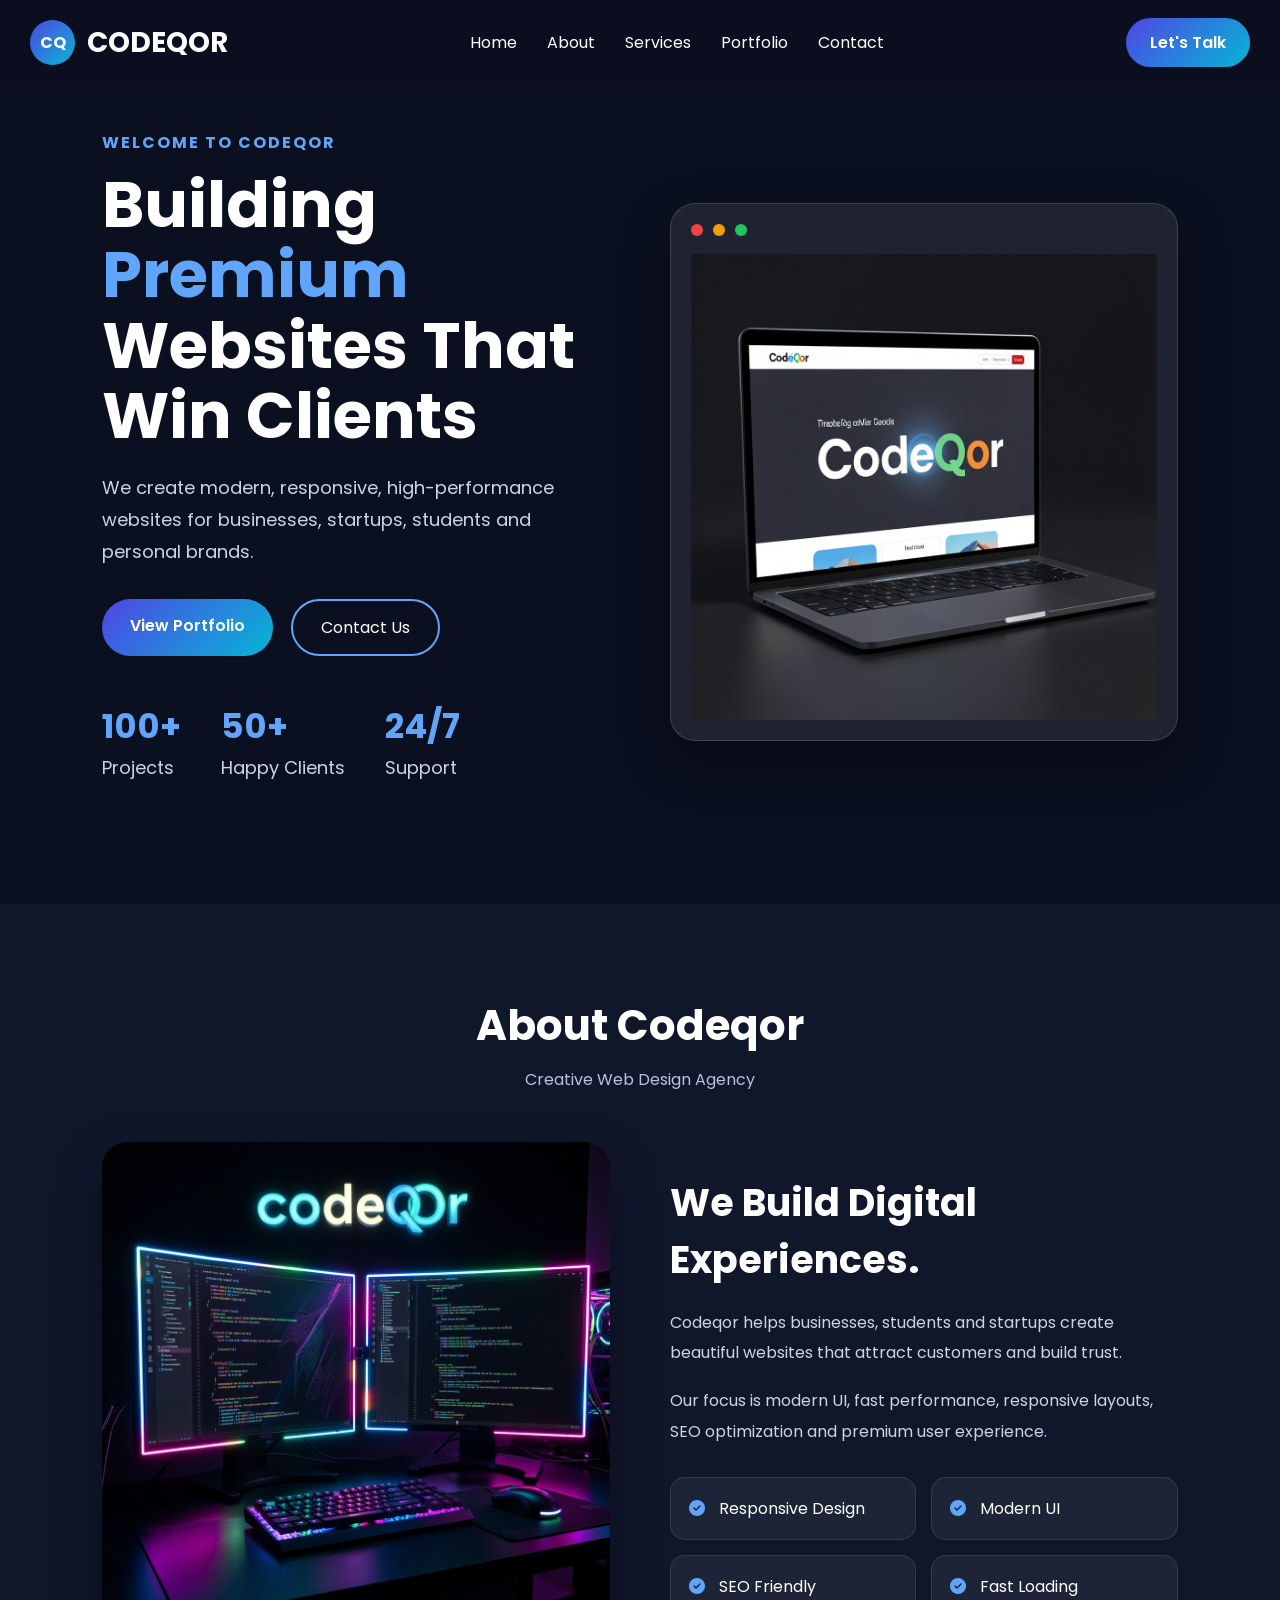
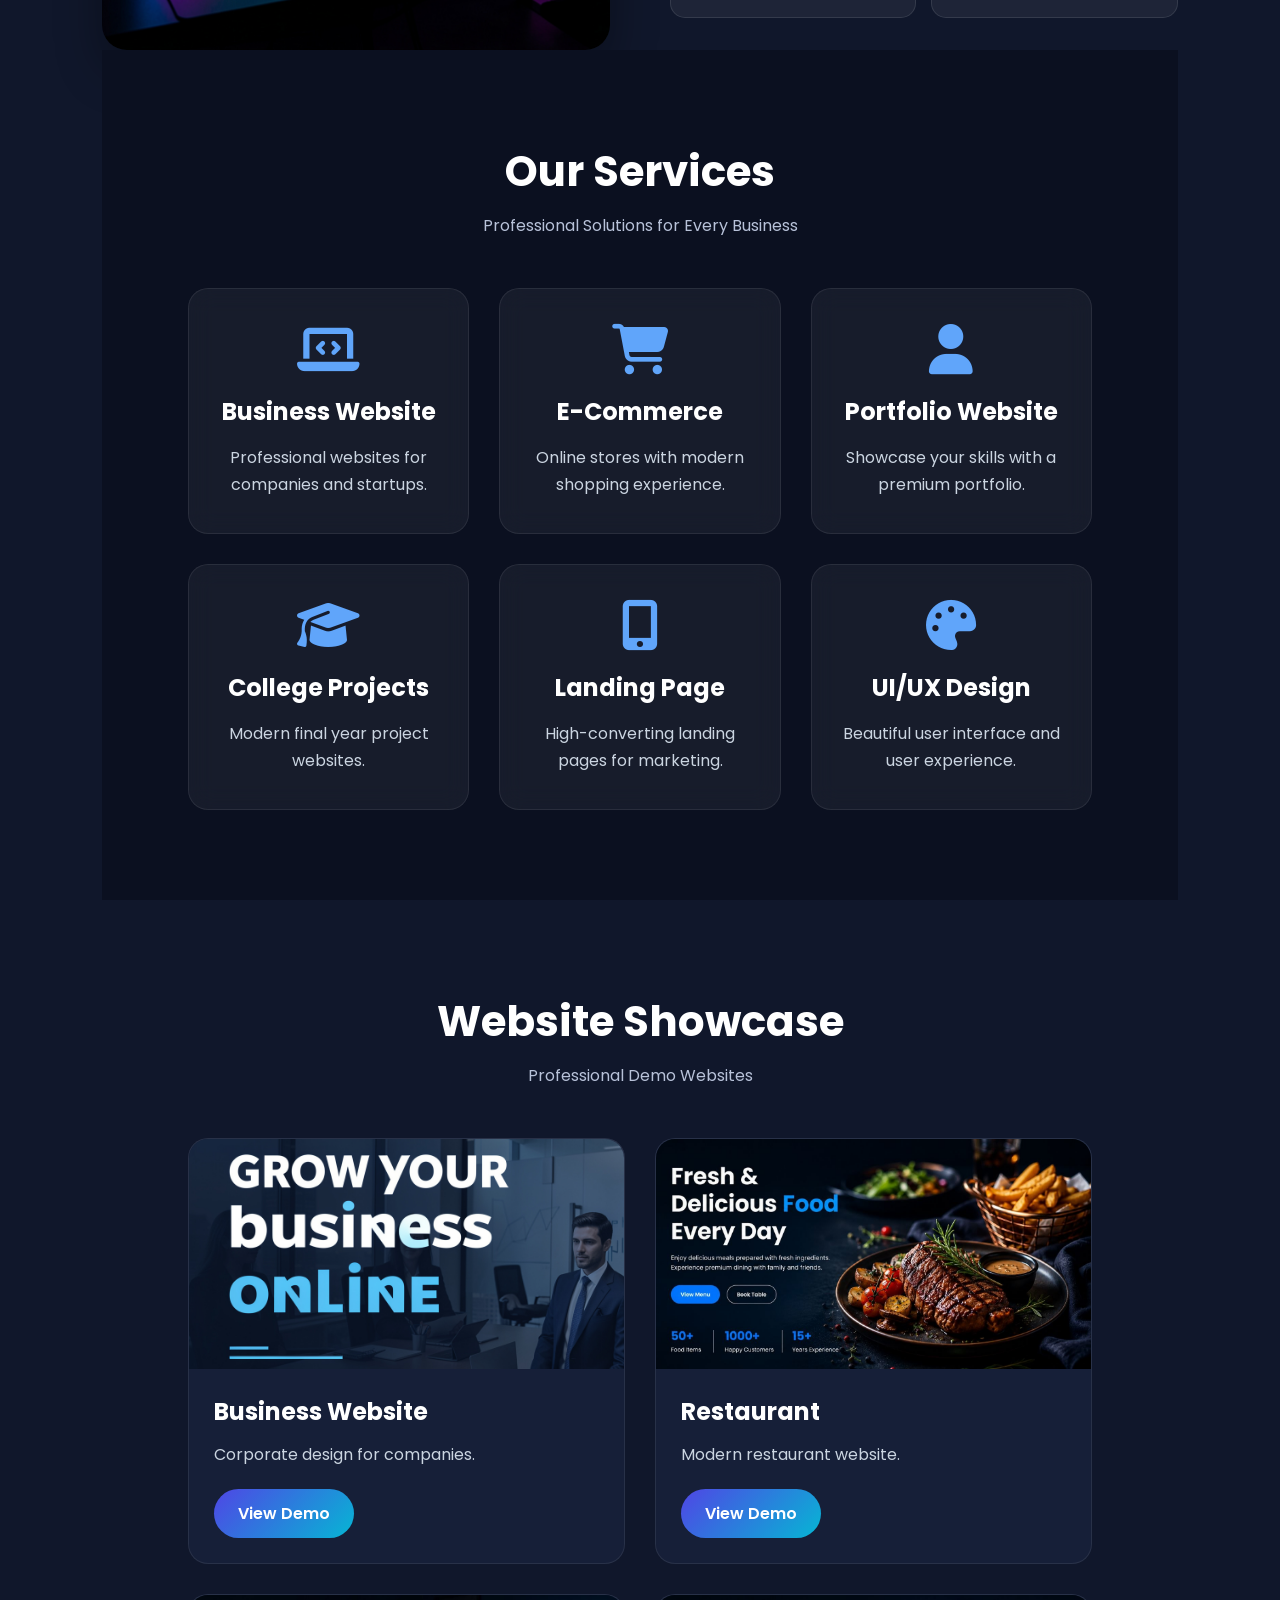
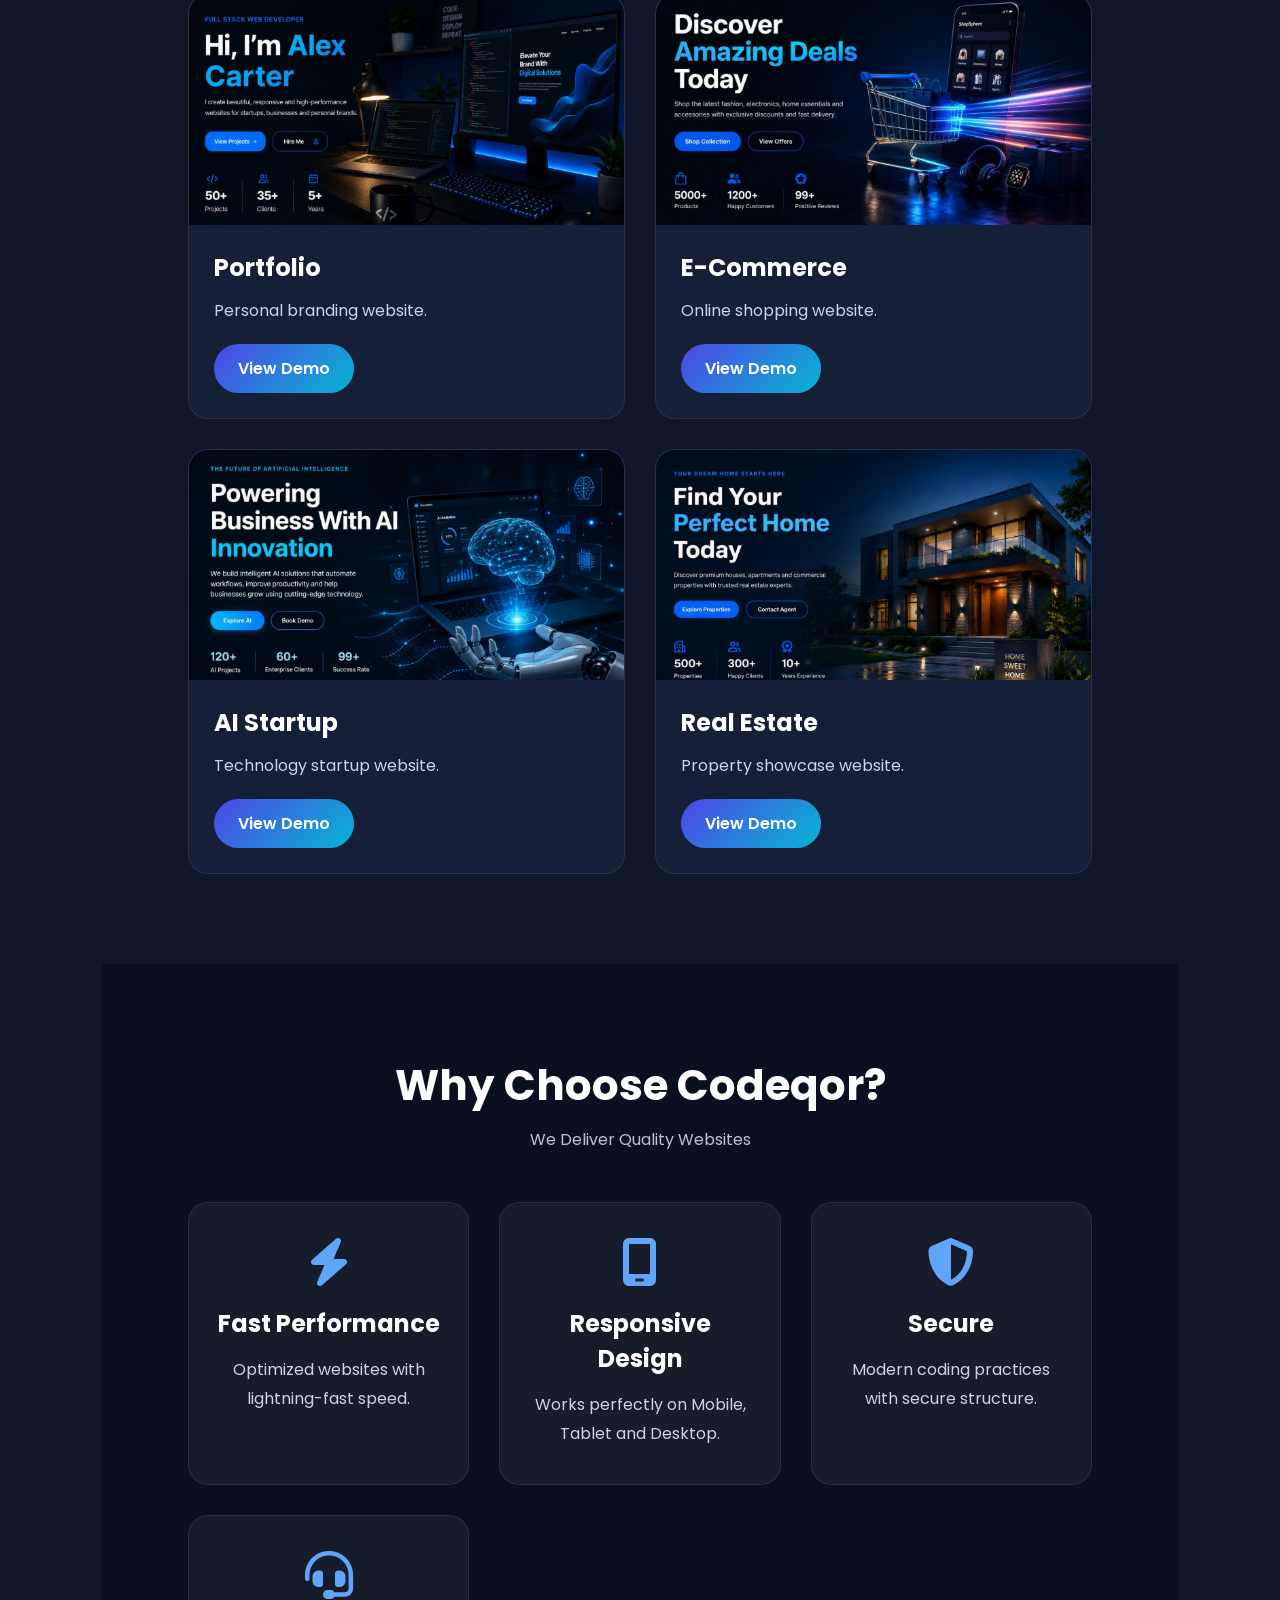
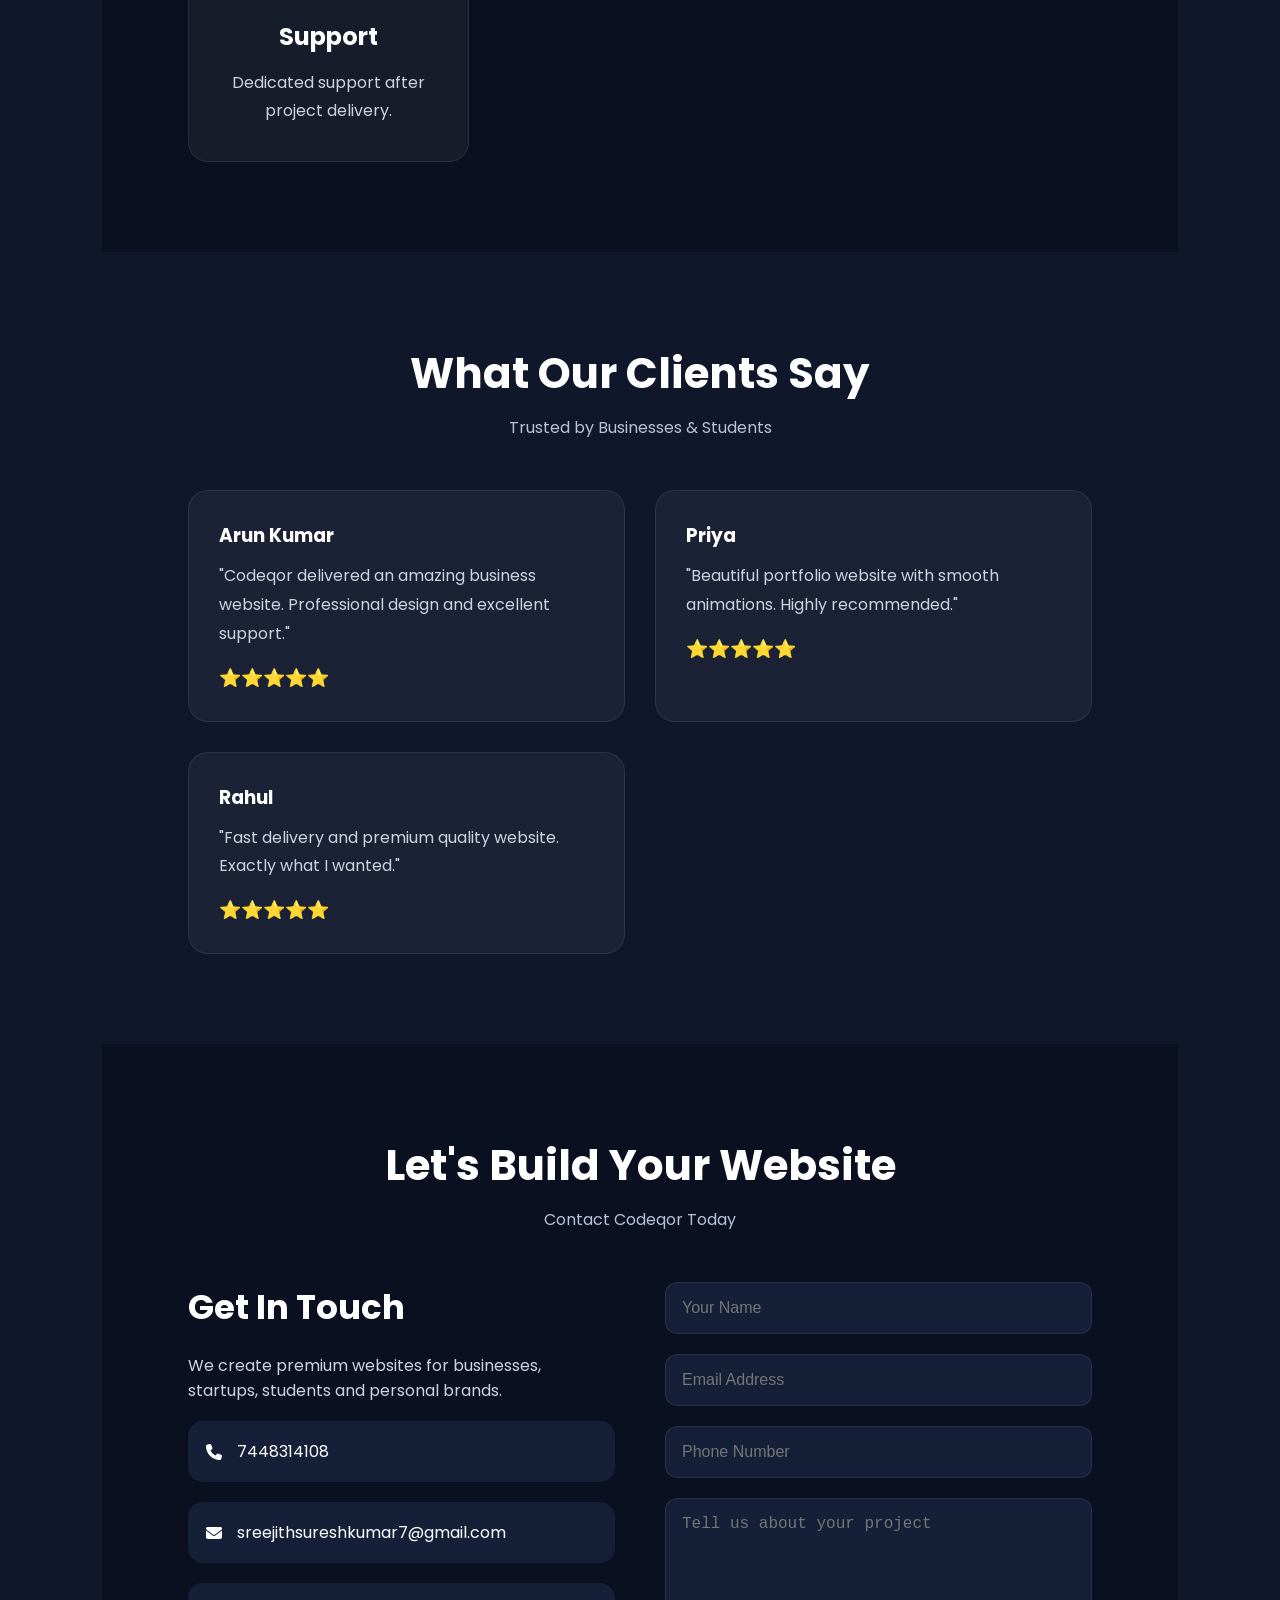
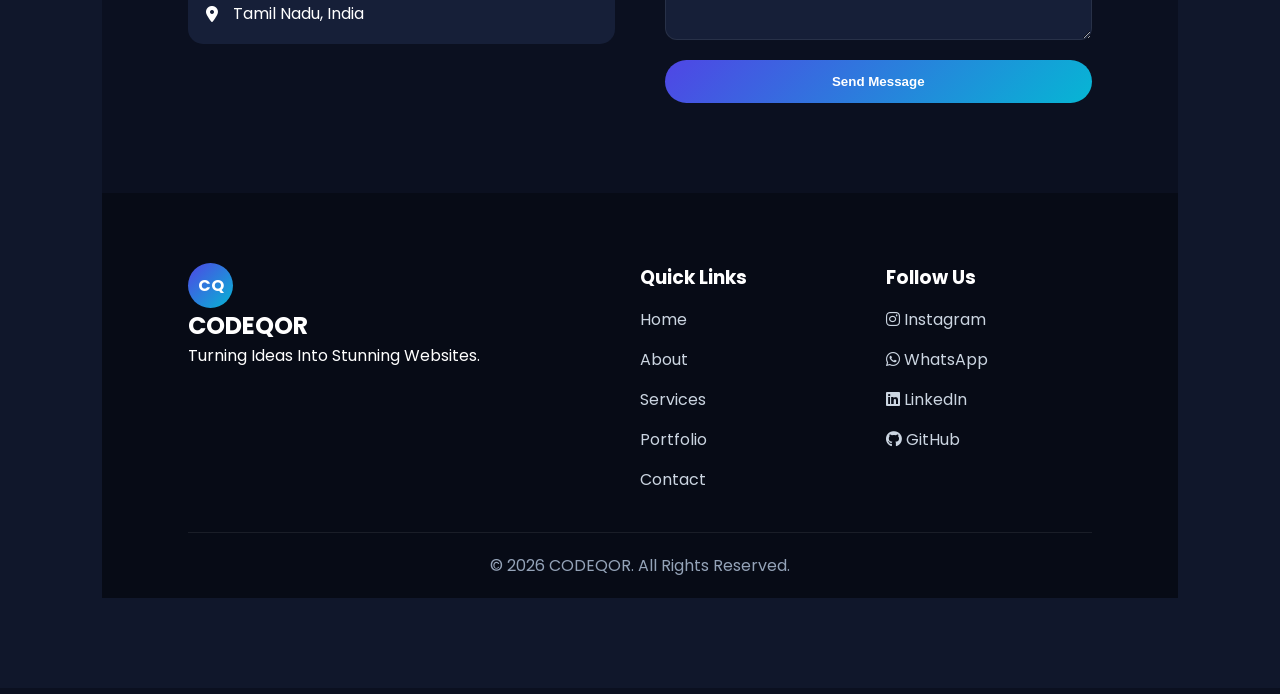
<file: index.html>
<!DOCTYPE html>
<html lang="en">
<head>
    <meta charset="UTF-8">
    <meta name="viewport" content="width=device-width, initial-scale=1.0">
    <title>Codeqor | Premium Web Design Agency</title>

    <!-- Google Font -->
    <link href="https://fonts.googleapis.com/css2?family=Poppins:wght@300;400;500;600;700;800&display=swap" rel="stylesheet">

    <!-- CSS -->
    <link rel="stylesheet" href="style.css">

    <!-- Font Awesome -->
    <link rel="stylesheet"
    href="https://cdnjs.cloudflare.com/ajax/libs/font-awesome/6.6.0/css/all.min.css">
</head>

<body>

<!--==================== NAVBAR ====================-->

<header>

<nav class="navbar">

<div class="logo">

<div class="logo-icon">
CQ
</div>

<h2>CODEQOR</h2>

</div>

<ul class="nav-links">

<li><a href="#">Home</a></li>
<li><a href="#about">About</a></li>
<li><a href="#services">Services</a></li>
<li><a href="#portfolio">Portfolio</a></li>
<li><a href="#contact">Contact</a></li>

</ul>

<a href="#contact" class="btn-nav">
Let's Talk
</a>

<div class="menu-btn">
<i class="fa-solid fa-bars"></i>
</div>

</nav>

</header>

<!--==================== HERO ====================-->

<section class="hero">

<div class="hero-left">

<h4>WELCOME TO CODEQOR</h4>

<h1>
Building
<span>Premium</span><br>
Websites That<br>
Win Clients
</h1>

<p>

We create modern, responsive,
high-performance websites
for businesses, startups,
students and personal brands.

</p>

<div class="hero-buttons">

<a href="#portfolio" class="btn-primary">

View Portfolio

</a>

<a href="#contact" class="btn-secondary">

Contact Us

</a>

</div>

<div class="hero-stats">

<div>

<h2>100+</h2>

<p>Projects</p>

</div>

<div>

<h2>50+</h2>

<p>Happy Clients</p>

</div>

<div>

<h2>24/7</h2>

<p>Support</p>

</div>

</div>

</div>

<div class="hero-right">

<div class="glass-card">

<div class="browser-top">

<div class="dot red"></div>

<div class="dot yellow"></div>

<div class="dot green"></div>

</div>

<div class="website-preview">

<img src="images/hero.png" alt="Website Preview">

</div>

</div>

</div>

</section>

<!--==================== ABOUT ====================-->

<section id="about" class="about">

<div class="section-title">

<h2>About Codeqor</h2>

<p>

Creative Web Design Agency

</p>

</div>

<div class="about-container">

<div class="about-image">

<img src="images/about.png" alt="About">

</div>

<div class="about-content">

<h3>

We Build Digital Experiences.

</h3>

<p>

Codeqor helps businesses,
students and startups
create beautiful websites
that attract customers
and build trust.

</p>

<p>

Our focus is modern UI,
fast performance,
responsive layouts,
SEO optimization
and premium user experience.

</p>

<div class="about-features">

<div class="feature">

<i class="fa-solid fa-circle-check"></i>

Responsive Design

</div>

<div class="feature">

<i class="fa-solid fa-circle-check"></i>

Modern UI

</div>

<div class="feature">

<i class="fa-solid fa-circle-check"></i>

SEO Friendly

</div>

<div class="feature">

<i class="fa-solid fa-circle-check"></i>

Fast Loading

</div>

</div>

</div>

</div>
<!--==================== SERVICES ====================-->

<section id="services" class="services">

    <div class="section-title">
        <h2>Our Services</h2>
        <p>Professional Solutions for Every Business</p>
    </div>

    <div class="service-container">

        <div class="service-card">
            <i class="fa-solid fa-laptop-code"></i>
            <h3>Business Website</h3>
            <p>Professional websites for companies and startups.</p>
        </div>

        <div class="service-card">
            <i class="fa-solid fa-cart-shopping"></i>
            <h3>E-Commerce</h3>
            <p>Online stores with modern shopping experience.</p>
        </div>

        <div class="service-card">
            <i class="fa-solid fa-user"></i>
            <h3>Portfolio Website</h3>
            <p>Showcase your skills with a premium portfolio.</p>
        </div>

        <div class="service-card">
            <i class="fa-solid fa-graduation-cap"></i>
            <h3>College Projects</h3>
            <p>Modern final year project websites.</p>
        </div>

        <div class="service-card">
            <i class="fa-solid fa-mobile-screen-button"></i>
            <h3>Landing Page</h3>
            <p>High-converting landing pages for marketing.</p>
        </div>

        <div class="service-card">
            <i class="fa-solid fa-palette"></i>
            <h3>UI/UX Design</h3>
            <p>Beautiful user interface and user experience.</p>
        </div>

    </div>

</section>

<!--==================== PORTFOLIO ====================-->

<section id="portfolio" class="portfolio">

    <div class="section-title">
        <h2>Website Showcase</h2>
        <p>Professional Demo Websites</p>
    </div>

    <div class="portfolio-container">

        <div class="portfolio-card">
            <img src="images/business.jpg" alt="">
            <div class="portfolio-info">
                <h3>Business Website</h3>
                <p>Corporate design for companies.</p>
                <a href="business.html" class="btn-primary">View Demo</a>
            </div>
        </div>

        <div class="portfolio-card">
            <img src="images/restaurant.jpg" alt="">
            <div class="portfolio-info">
                <h3>Restaurant</h3>
                <p>Modern restaurant website.</p>
                <a href="restaurant.html" class="btn-primary">View Demo</a>
            </div>
        </div>

        <div class="portfolio-card">
            <img src="images/portfolio.jpg" alt="">
            <div class="portfolio-info">
                <h3>Portfolio</h3>
                <p>Personal branding website.</p>
                <a href="portfolio.html" class="btn-primary">View Demo</a>
            </div>
        </div>

        <div class="portfolio-card">
            <img src="images/ecommerce.jpg" alt="">
            <div class="portfolio-info">
                <h3>E-Commerce</h3>
                <p>Online shopping website.</p>
                <a href="ecommerce.html" class="btn-primary">View Demo</a>
            </div>
        </div>

        <div class="portfolio-card">
            <img src="images/ai.jpg" alt="">
            <div class="portfolio-info">
                <h3>AI Startup</h3>
                <p>Technology startup website.</p>
                <a href="ai-startup.html" class="btn-primary">View Demo</a>
            </div>
        </div>

        <div class="portfolio-card">
            <img src="images/realestate.jpg" alt="">
            <div class="portfolio-info">
                <h3>Real Estate</h3>
                <p>Property showcase website.</p>
                <a href="real-estate.html" class="btn-primary">View Demo</a>
            </div>
        </div>

    </div>

</section>

<!--==================== WHY CHOOSE US ====================-->

<section class="why">

    <div class="section-title">
        <h2>Why Choose Codeqor?</h2>
        <p>We Deliver Quality Websites</p>
    </div>

    <div class="why-container">

        <div class="why-box">
            <i class="fa-solid fa-bolt"></i>
            <h3>Fast Performance</h3>
            <p>Optimized websites with lightning-fast speed.</p>
        </div>

        <div class="why-box">
            <i class="fa-solid fa-mobile-screen"></i>
            <h3>Responsive Design</h3>
            <p>Works perfectly on Mobile, Tablet and Desktop.</p>
        </div>

        <div class="why-box">
            <i class="fa-solid fa-shield-halved"></i>
            <h3>Secure</h3>
            <p>Modern coding practices with secure structure.</p>
        </div>

        <div class="why-box">
            <i class="fa-solid fa-headset"></i>
            <h3>Support</h3>
            <p>Dedicated support after project delivery.</p>
        </div>

    </div>

</section>

<!-- Contact & Footer starts in Part 3 -->
  <!-- ==================== TESTIMONIALS ==================== -->

<section class="testimonials">

    <div class="section-title">
        <h2>What Our Clients Say</h2>
        <p>Trusted by Businesses & Students</p>
    </div>

    <div class="testimonial-container">

        <div class="testimonial-card">
            <h3>Arun Kumar</h3>
            <p>"Codeqor delivered an amazing business website. Professional design and excellent support."</p>
            <div class="stars">
                ⭐⭐⭐⭐⭐
            </div>
        </div>

        <div class="testimonial-card">
            <h3>Priya</h3>
            <p>"Beautiful portfolio website with smooth animations. Highly recommended."</p>
            <div class="stars">
                ⭐⭐⭐⭐⭐
            </div>
        </div>

        <div class="testimonial-card">
            <h3>Rahul</h3>
            <p>"Fast delivery and premium quality website. Exactly what I wanted."</p>
            <div class="stars">
                ⭐⭐⭐⭐⭐
            </div>
        </div>

    </div>

</section>

<!-- ==================== CONTACT ==================== -->

<section id="contact" class="contact">

    <div class="section-title">
        <h2>Let's Build Your Website</h2>
        <p>Contact Codeqor Today</p>
    </div>

    <div class="contact-container">

        <div class="contact-info">

            <h3>Get In Touch</h3>

            <p>
                We create premium websites for businesses,
                startups, students and personal brands.
            </p>

            <div class="info-box">
                <i class="fa-solid fa-phone"></i>
                <span>7448314108</span>
            </div>

            <div class="info-box">
                <i class="fa-solid fa-envelope"></i>
                <span>sreejithsureshkumar7@gmail.com</span>
            </div>

            <div class="info-box">
                <i class="fa-solid fa-location-dot"></i>
                <span>Tamil Nadu, India</span>
            </div>

        </div>

        <form class="contact-form">

            <input type="text" placeholder="Your Name" required>

            <input type="email" placeholder="Email Address" required>

            <input type="tel" placeholder="Phone Number">

            <textarea rows="6" placeholder="Tell us about your project"></textarea>

            <button type="submit" class="btn-primary">
                Send Message
            </button>

        </form>

    </div>

</section>

<!-- ==================== FOOTER ==================== -->

<footer>

    <div class="footer-container">

        <div class="footer-logo">

            <div class="logo-icon">
                CQ
            </div>

            <h2>CODEQOR</h2>

            <p>
                Turning Ideas Into Stunning Websites.
            </p>

        </div>

        <div class="footer-links">

            <h3>Quick Links</h3>

            <a href="#">Home</a>
            <a href="#about">About</a>
            <a href="#services">Services</a>
            <a href="#portfolio">Portfolio</a>
            <a href="#contact">Contact</a>

        </div>

        <div class="footer-social">

            <h3>Follow Us</h3>

            <a href="https://www.instagram.com/codeqor?igsh=Y3RkZWsxNjdjcmNl"><i class="fab fa-instagram"></i> Instagram</a>

            <a href="https://wa.me/7448314108"><i class="fab fa-whatsapp"></i> WhatsApp</a>

            <a href="https://www.linkedin.com/in/sreejith-sureshkumar-920667405?utm_source=share_via&utm_content=profile&utm_medium=member_android"><i class="fab fa-linkedin"></i> LinkedIn</a>

            <a href="https://github.com/Sreejithsureshkumar7-sketch"><i class="fab fa-github"></i> GitHub</a>

        </div>

    </div>

    <div class="copyright">
        © 2026 CODEQOR. All Rights Reserved.
    </div>

</footer>

<!-- ==================== JS ==================== -->

<script src="script.js"></script>

</body>
</html>
</section>

<!-- SERVICES section starts in Part 2 -->
</file>
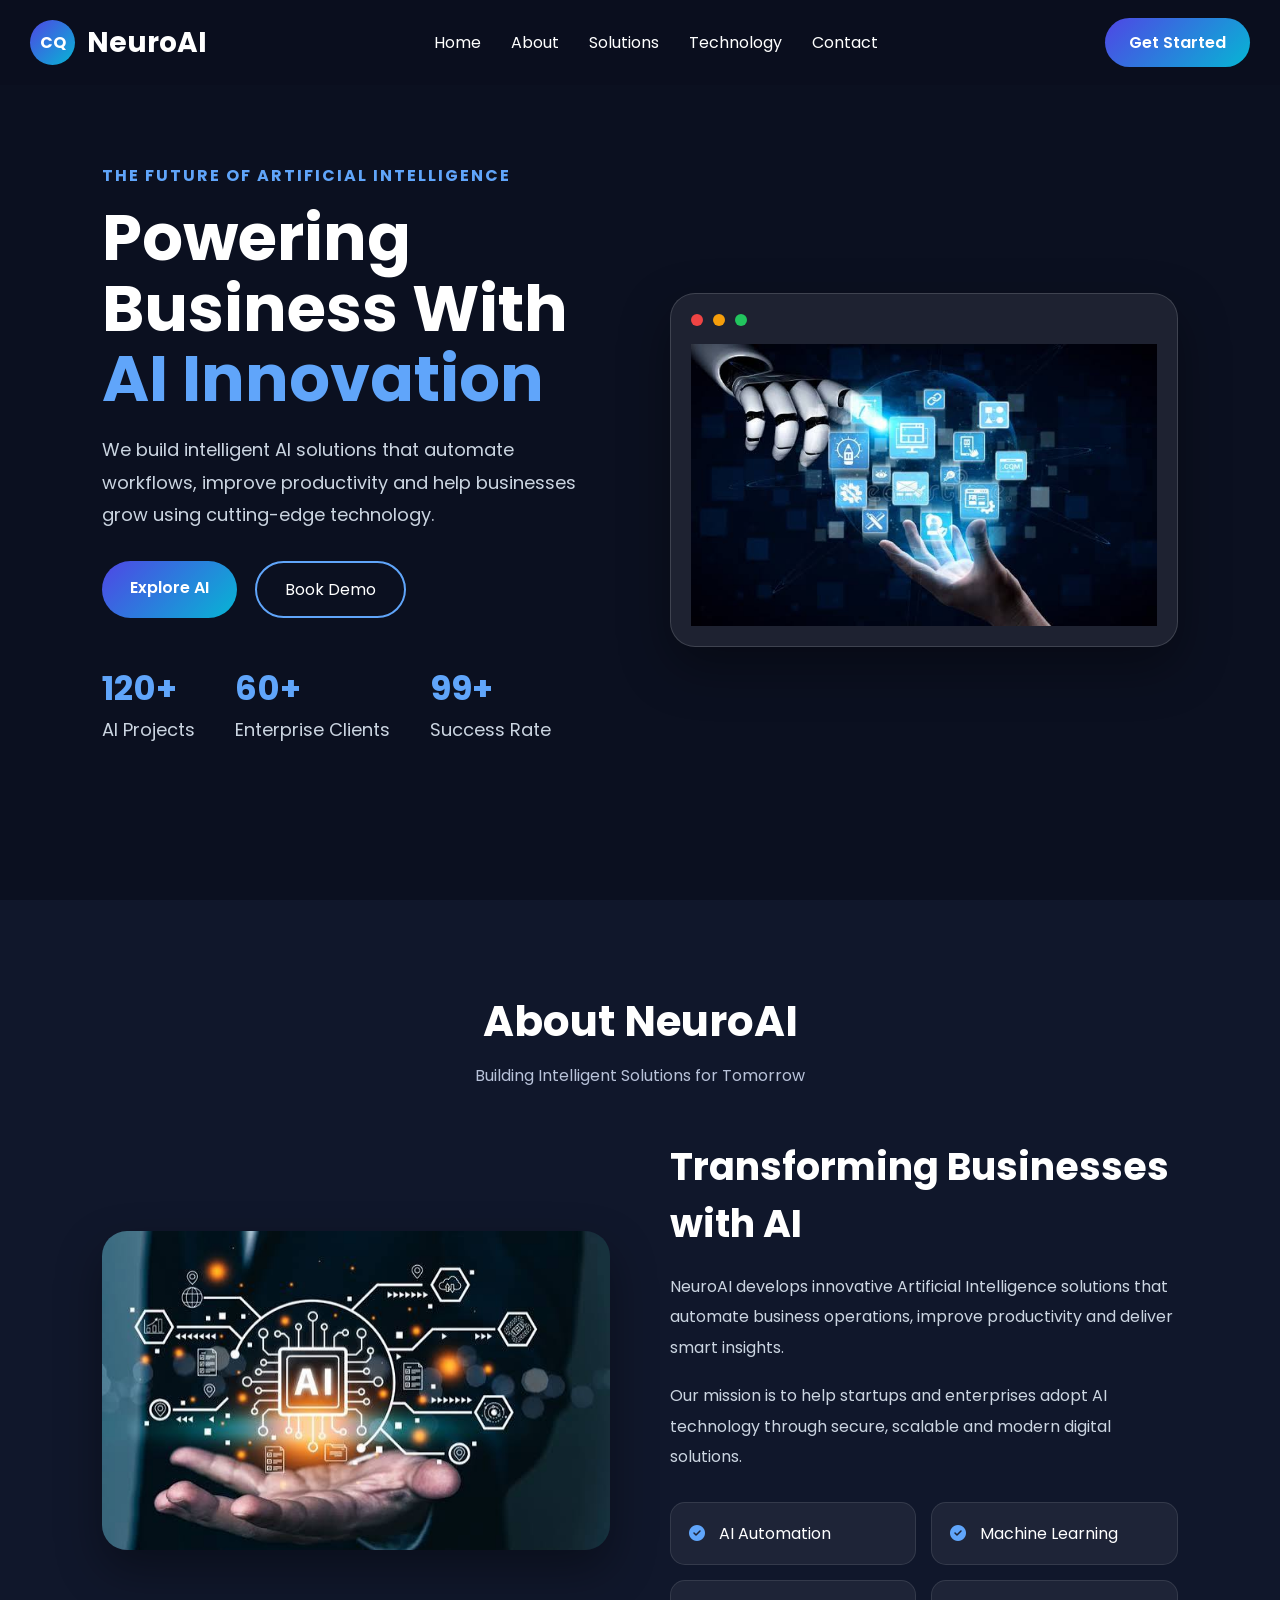
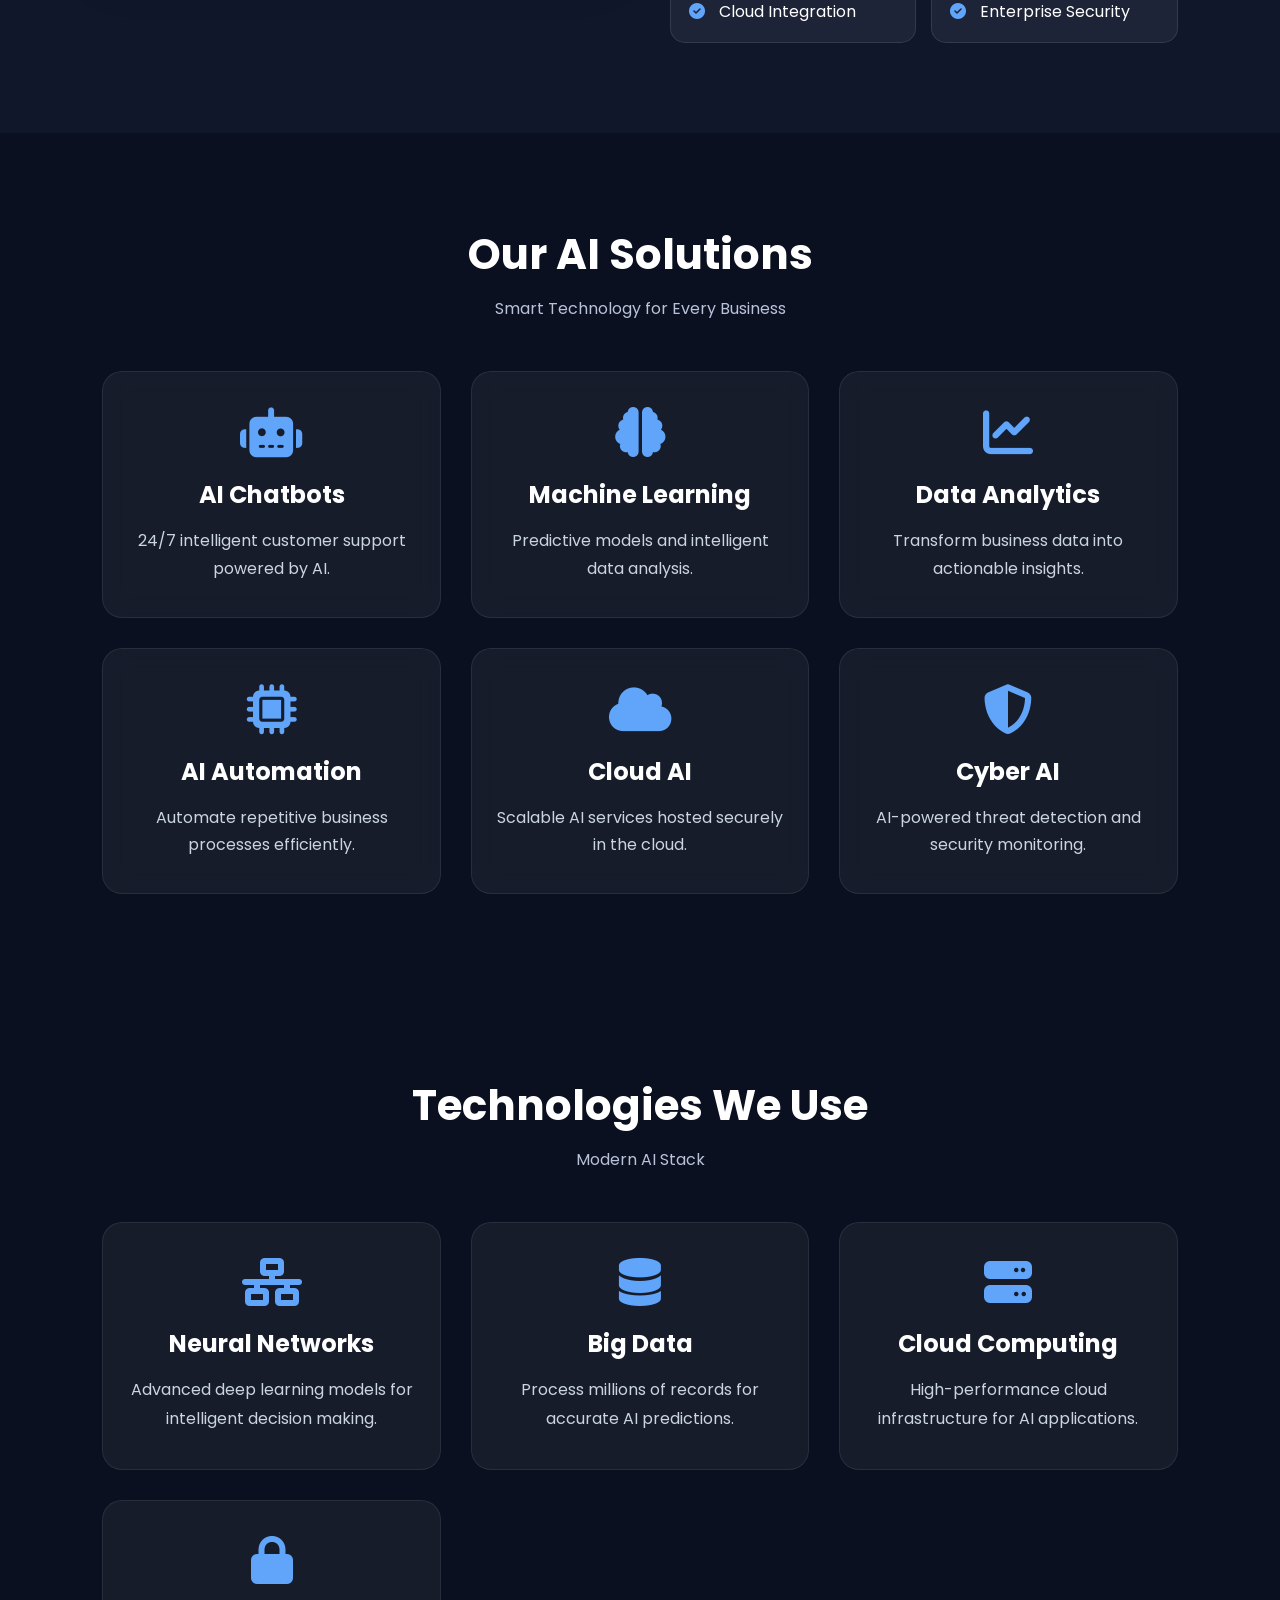
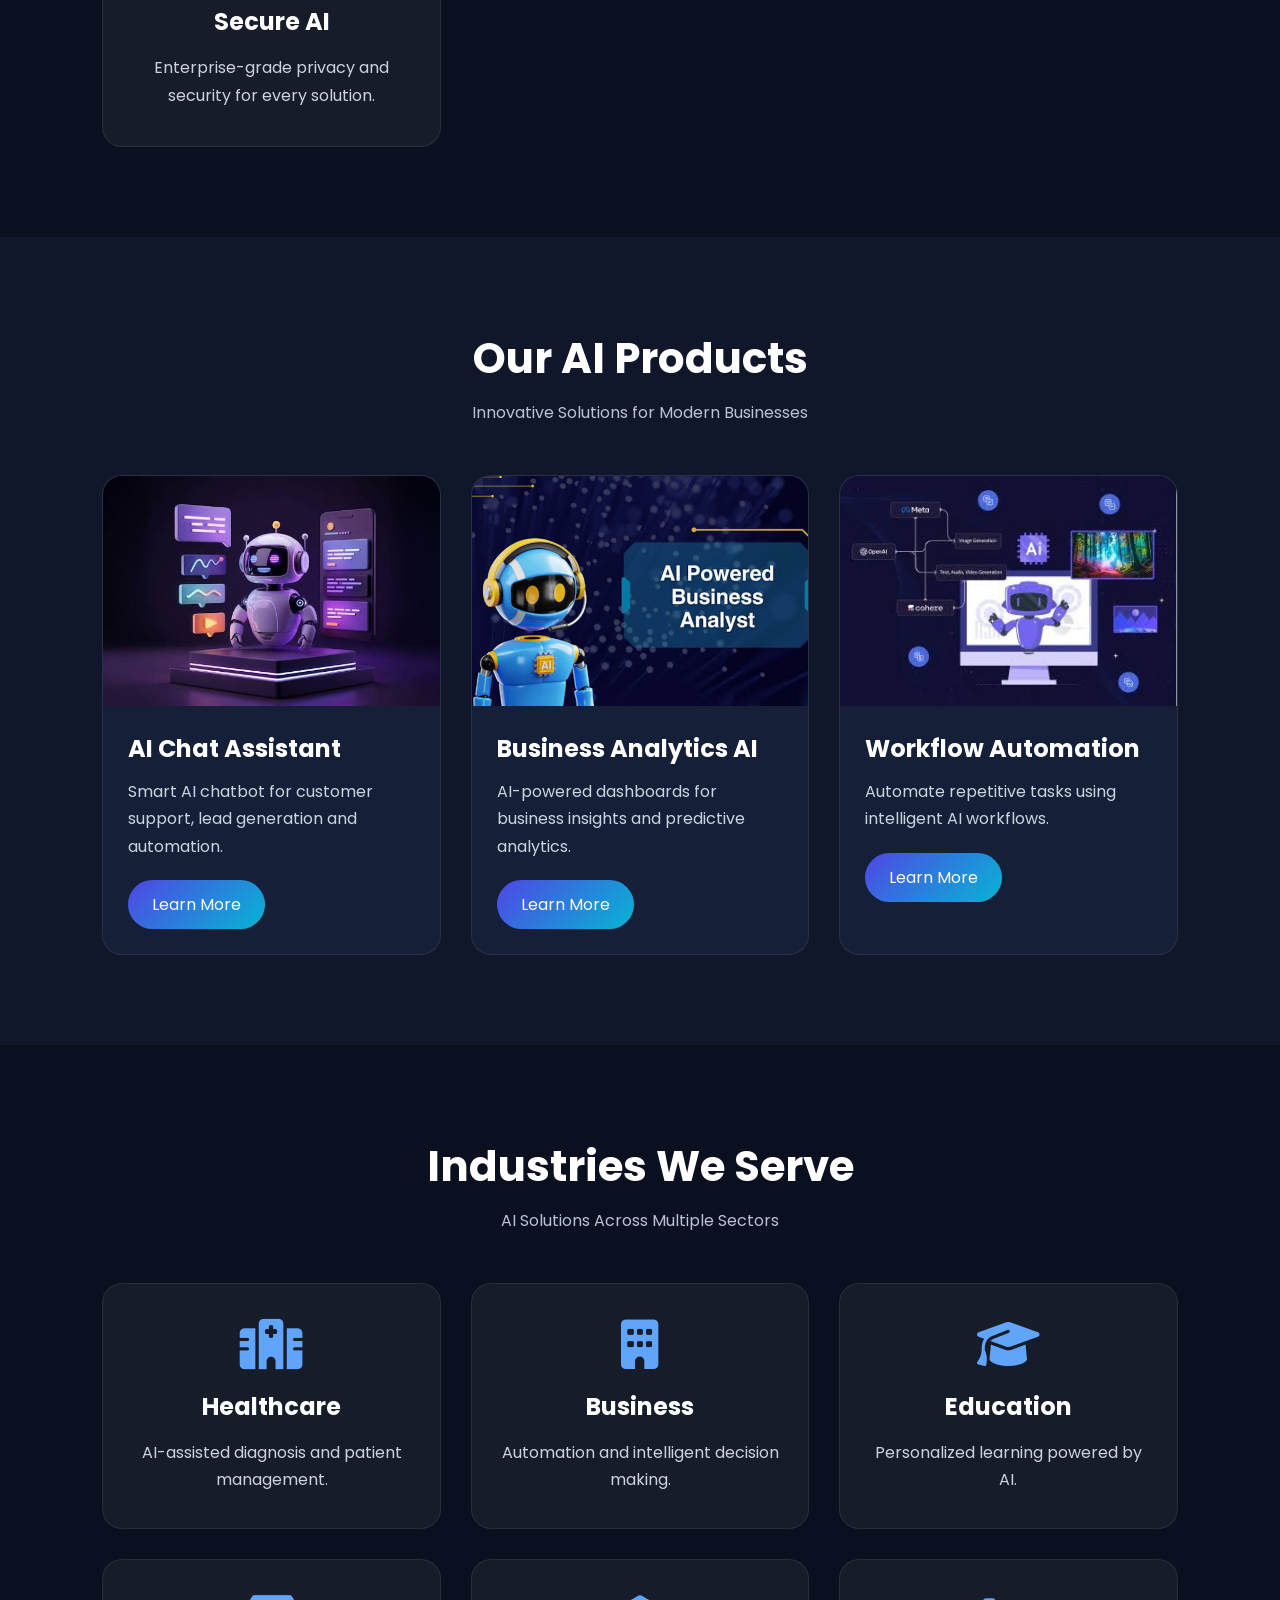
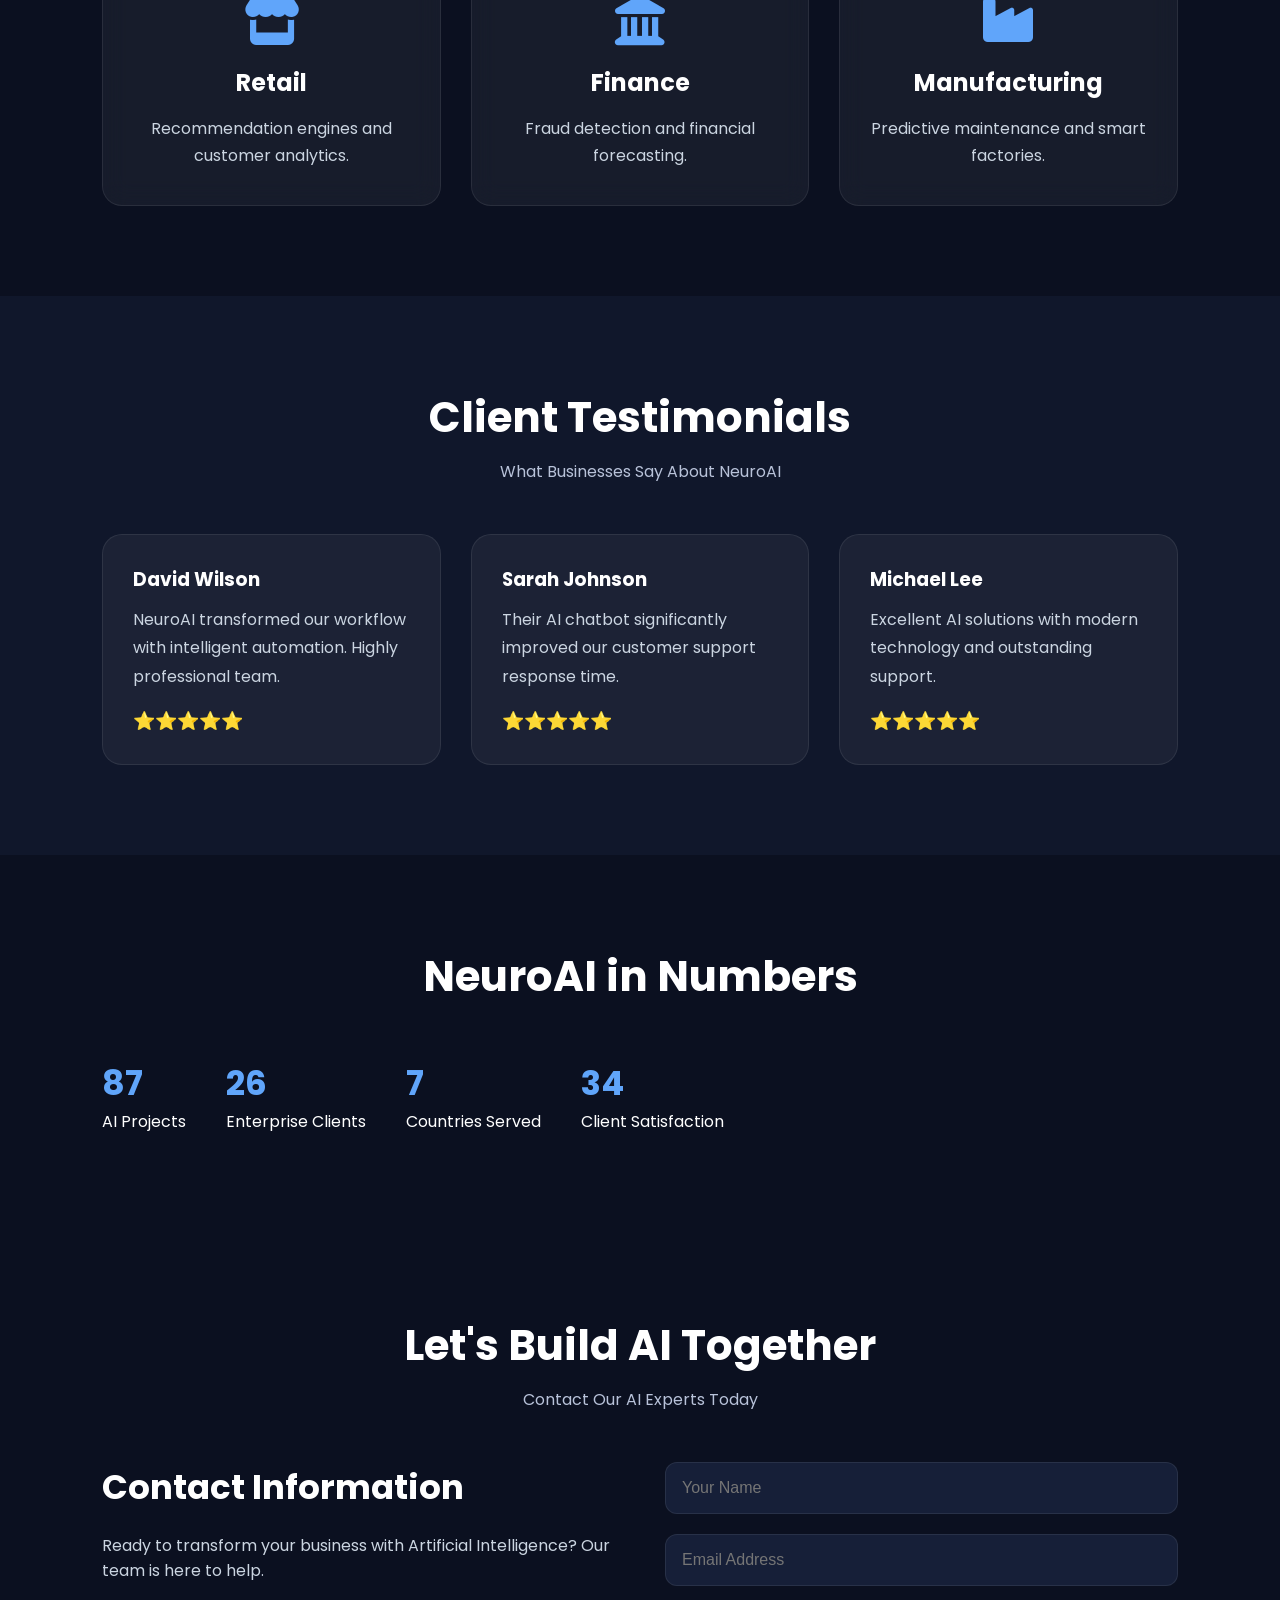
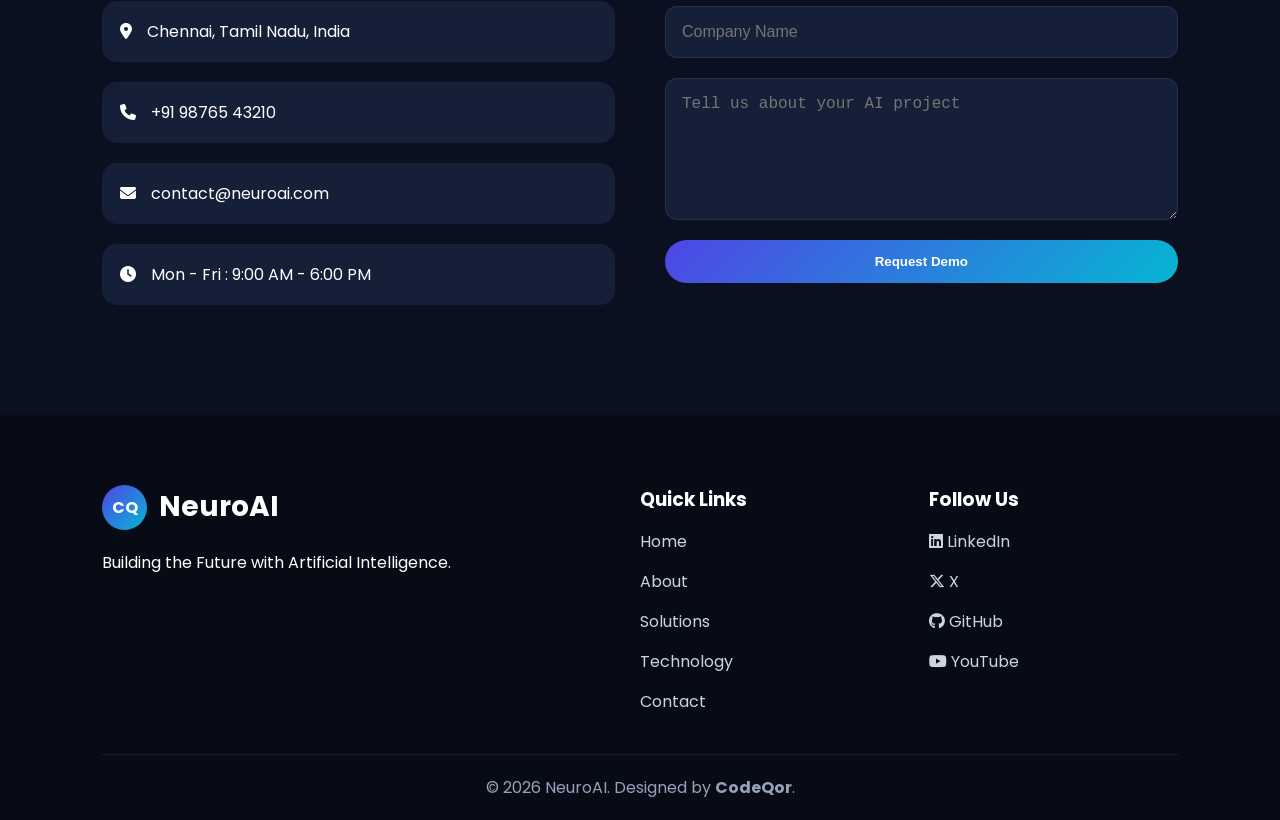
<file: ai-startup.html>
<!DOCTYPE html>
<html lang="en">

<head>

<meta charset="UTF-8">
<meta name="viewport" content="width=device-width, initial-scale=1.0">

<title>NeuroAI | AI Startup | CodeQor</title>

<link rel="stylesheet" href="style.css">

<link rel="stylesheet"
href="https://cdnjs.cloudflare.com/ajax/libs/font-awesome/6.5.2/css/all.min.css">

</head>

<body>

<!-- ==========================
HEADER
========================== -->

<header>

<nav class="navbar">

<div class="logo">

<div class="logo-icon">
CQ
</div>

<h2>NeuroAI</h2>

</div>

<ul class="nav-links">

<li><a href="#home">Home</a></li>
<li><a href="#about">About</a></li>
<li><a href="#services">Solutions</a></li>
<li><a href="#technology">Technology</a></li>
<li><a href="#contact">Contact</a></li>

</ul>

<a href="#contact" class="btn-nav">

Get Started

</a>

<div class="menu-btn">

<i class="fas fa-bars"></i>

</div>

</nav>

</header>

<!-- ==========================
HERO
========================== -->

<section class="hero" id="home">

<div class="hero-left">

<h4>THE FUTURE OF ARTIFICIAL INTELLIGENCE</h4>

<h1>

Powering Business With

<span>

AI Innovation

</span>

</h1>

<p>

We build intelligent AI solutions that automate
workflows, improve productivity and help businesses
grow using cutting-edge technology.

</p>

<div class="hero-buttons">

<a href="#services" class="btn-primary">

Explore AI

</a>

<a href="#contact" class="btn-secondary">

Book Demo

</a>

</div>

<div class="hero-stats">

<div>

<h2 class="counter" data-target="120">

0

</h2>

<p>AI Projects</p>

</div>

<div>

<h2 class="counter" data-target="60">

0

</h2>

<p>Enterprise Clients</p>

</div>

<div>

<h2 class="counter" data-target="99">

0

</h2>

<p>Success Rate</p>

</div>

</div>

</div>

<div class="hero-right">

<div class="glass-card">

<div class="browser-top">

<div class="dot red"></div>

<div class="dot yellow"></div>

<div class="dot green"></div>

</div>

<img src="images/ai-hero.jpg"
alt="Artificial Intelligence">

</div>

</div>

</section>
<!-- ==========================
     ABOUT AI COMPANY
========================== -->

<section class="about" id="about">

    <div class="section-title">
        <h2>About NeuroAI</h2>
        <p>Building Intelligent Solutions for Tomorrow</p>
    </div>

    <div class="about-container">

        <div class="about-image">
            <img src="images/ai-about.jpg" alt="AI Technology">
        </div>

        <div class="about-content">

            <h3>Transforming Businesses with AI</h3>

            <p>
                NeuroAI develops innovative Artificial Intelligence
                solutions that automate business operations,
                improve productivity and deliver smart insights.
            </p>

            <p>
                Our mission is to help startups and enterprises
                adopt AI technology through secure, scalable and
                modern digital solutions.
            </p>

            <div class="about-features">

                <div class="feature">
                    <i class="fas fa-check-circle"></i>
                    AI Automation
                </div>

                <div class="feature">
                    <i class="fas fa-check-circle"></i>
                    Machine Learning
                </div>

                <div class="feature">
                    <i class="fas fa-check-circle"></i>
                    Cloud Integration
                </div>

                <div class="feature">
                    <i class="fas fa-check-circle"></i>
                    Enterprise Security
                </div>

            </div>

        </div>

    </div>

</section>

<!-- ==========================
     AI SOLUTIONS
========================== -->

<section class="services" id="services">

    <div class="section-title">
        <h2>Our AI Solutions</h2>
        <p>Smart Technology for Every Business</p>
    </div>

    <div class="service-container">

        <div class="service-card">
            <i class="fas fa-robot"></i>
            <h3>AI Chatbots</h3>
            <p>24/7 intelligent customer support powered by AI.</p>
        </div>

        <div class="service-card">
            <i class="fas fa-brain"></i>
            <h3>Machine Learning</h3>
            <p>Predictive models and intelligent data analysis.</p>
        </div>

        <div class="service-card">
            <i class="fas fa-chart-line"></i>
            <h3>Data Analytics</h3>
            <p>Transform business data into actionable insights.</p>
        </div>

        <div class="service-card">
            <i class="fas fa-microchip"></i>
            <h3>AI Automation</h3>
            <p>Automate repetitive business processes efficiently.</p>
        </div>

        <div class="service-card">
            <i class="fas fa-cloud"></i>
            <h3>Cloud AI</h3>
            <p>Scalable AI services hosted securely in the cloud.</p>
        </div>

        <div class="service-card">
            <i class="fas fa-shield-alt"></i>
            <h3>Cyber AI</h3>
            <p>AI-powered threat detection and security monitoring.</p>
        </div>

    </div>

</section>

<!-- ==========================
     TECHNOLOGY
========================== -->

<section class="why" id="technology">

    <div class="section-title">
        <h2>Technologies We Use</h2>
        <p>Modern AI Stack</p>
    </div>

    <div class="why-container">

        <div class="why-box">

            <i class="fas fa-network-wired"></i>

            <h3>Neural Networks</h3>

            <p>
                Advanced deep learning models for intelligent decision making.
            </p>

        </div>

        <div class="why-box">

            <i class="fas fa-database"></i>

            <h3>Big Data</h3>

            <p>
                Process millions of records for accurate AI predictions.
            </p>

        </div>

        <div class="why-box">

            <i class="fas fa-server"></i>

            <h3>Cloud Computing</h3>

            <p>
                High-performance cloud infrastructure for AI applications.
            </p>

        </div>

        <div class="why-box">

            <i class="fas fa-lock"></i>

            <h3>Secure AI</h3>

            <p>
                Enterprise-grade privacy and security for every solution.
            </p>

        </div>

    </div>

</section>
<!-- ==========================
     AI PRODUCTS
========================== -->

<section class="portfolio">

    <div class="section-title">
        <h2>Our AI Products</h2>
        <p>Innovative Solutions for Modern Businesses</p>
    </div>

    <div class="portfolio-container">

        <div class="portfolio-card">

            <img src="images/ai-product1.jpg" alt="AI Chatbot">

            <div class="portfolio-info">

                <h3>AI Chat Assistant</h3>

                <p>
                    Smart AI chatbot for customer support,
                    lead generation and automation.
                </p>

                <a href="#">Learn More</a>

            </div>

        </div>

        <div class="portfolio-card">

            <img src="images/ai-product2.jpg" alt="AI Dashboard">

            <div class="portfolio-info">

                <h3>Business Analytics AI</h3>

                <p>
                    AI-powered dashboards for business insights
                    and predictive analytics.
                </p>

                <a href="#">Learn More</a>

            </div>

        </div>

        <div class="portfolio-card">

            <img src="images/ai-product3.jpg" alt="AI Automation">

            <div class="portfolio-info">

                <h3>Workflow Automation</h3>

                <p>
                    Automate repetitive tasks using
                    intelligent AI workflows.
                </p>

                <a href="#">Learn More</a>

            </div>

        </div>

    </div>

</section>

<!-- ==========================
     INDUSTRIES
========================== -->

<section class="services">

    <div class="section-title">
        <h2>Industries We Serve</h2>
        <p>AI Solutions Across Multiple Sectors</p>
    </div>

    <div class="service-container">

        <div class="service-card">
            <i class="fas fa-hospital"></i>
            <h3>Healthcare</h3>
            <p>AI-assisted diagnosis and patient management.</p>
        </div>

        <div class="service-card">
            <i class="fas fa-building"></i>
            <h3>Business</h3>
            <p>Automation and intelligent decision making.</p>
        </div>

        <div class="service-card">
            <i class="fas fa-graduation-cap"></i>
            <h3>Education</h3>
            <p>Personalized learning powered by AI.</p>
        </div>

        <div class="service-card">
            <i class="fas fa-store"></i>
            <h3>Retail</h3>
            <p>Recommendation engines and customer analytics.</p>
        </div>

        <div class="service-card">
            <i class="fas fa-landmark"></i>
            <h3>Finance</h3>
            <p>Fraud detection and financial forecasting.</p>
        </div>

        <div class="service-card">
            <i class="fas fa-industry"></i>
            <h3>Manufacturing</h3>
            <p>Predictive maintenance and smart factories.</p>
        </div>

    </div>

</section>

<!-- ==========================
     TESTIMONIALS
========================== -->

<section class="testimonials">

    <div class="section-title">
        <h2>Client Testimonials</h2>
        <p>What Businesses Say About NeuroAI</p>
    </div>

    <div class="testimonial-container">

        <div class="testimonial-card">

            <h3>David Wilson</h3>

            <p>
                NeuroAI transformed our workflow with intelligent
                automation. Highly professional team.
            </p>

            <div class="stars">⭐⭐⭐⭐⭐</div>

        </div>

        <div class="testimonial-card">

            <h3>Sarah Johnson</h3>

            <p>
                Their AI chatbot significantly improved
                our customer support response time.
            </p>

            <div class="stars">⭐⭐⭐⭐⭐</div>

        </div>

        <div class="testimonial-card">

            <h3>Michael Lee</h3>

            <p>
                Excellent AI solutions with modern technology
                and outstanding support.
            </p>

            <div class="stars">⭐⭐⭐⭐⭐</div>

        </div>

    </div>

</section>

<!-- ==========================
     COMPANY STATS
========================== -->

<section class="stats">

    <div class="section-title">
        <h2>NeuroAI in Numbers</h2>
    </div>

    <div class="hero-stats">

        <div>
            <h2 class="counter" data-target="250">0</h2>
            <p>AI Projects</p>
        </div>

        <div>
            <h2 class="counter" data-target="75">0</h2>
            <p>Enterprise Clients</p>
        </div>

        <div>
            <h2 class="counter" data-target="20">0</h2>
            <p>Countries Served</p>
        </div>

        <div>
            <h2 class="counter" data-target="99">0</h2>
            <p>Client Satisfaction</p>
        </div>

    </div>

</section>
<!-- ==========================
     CONTACT
========================== -->

<section class="contact" id="contact">

    <div class="section-title">
        <h2>Let's Build AI Together</h2>
        <p>Contact Our AI Experts Today</p>
    </div>

    <div class="contact-container">

        <div class="contact-info">

            <h3>Contact Information</h3>

            <p>
                Ready to transform your business with Artificial
                Intelligence? Our team is here to help.
            </p>

            <div class="info-box">
                <i class="fas fa-location-dot"></i>
                <span>Chennai, Tamil Nadu, India</span>
            </div>

            <div class="info-box">
                <i class="fas fa-phone"></i>
                <span>+91 98765 43210</span>
            </div>

            <div class="info-box">
                <i class="fas fa-envelope"></i>
                <span>contact@neuroai.com</span>
            </div>

            <div class="info-box">
                <i class="fas fa-clock"></i>
                <span>Mon - Fri : 9:00 AM - 6:00 PM</span>
            </div>

        </div>

        <form class="contact-form">

            <input type="text"
                   placeholder="Your Name"
                   required>

            <input type="email"
                   placeholder="Email Address"
                   required>

            <input type="text"
                   placeholder="Company Name">

            <textarea rows="6"
            placeholder="Tell us about your AI project"></textarea>

            <button
            type="submit"
            class="btn-primary">

                Request Demo

            </button>

        </form>

    </div>

</section>

<!-- ==========================
     FOOTER
========================== -->

<footer>

<div class="footer-container">

<div class="footer-logo">

<div class="logo">

<div class="logo-icon">

CQ

</div>

<h2>NeuroAI</h2>

</div>

<p style="margin-top:20px;">

Building the Future with
Artificial Intelligence.

</p>

</div>

<div class="footer-links">

<h3>Quick Links</h3>

<a href="#home">Home</a>
<a href="#about">About</a>
<a href="#services">Solutions</a>
<a href="#technology">Technology</a>
<a href="#contact">Contact</a>

</div>

<div class="footer-social">

<h3>Follow Us</h3>

<a href="#"><i class="fab fa-linkedin"></i> LinkedIn</a>

<a href="#"><i class="fab fa-x-twitter"></i> X</a>

<a href="#"><i class="fab fa-github"></i> GitHub</a>

<a href="#"><i class="fab fa-youtube"></i> YouTube</a>

</div>

</div>

<div class="copyright">

© 2026 NeuroAI.
Designed by <strong>CodeQor</strong>.

</div>

</footer>

<!-- Back To Top Button -->

<button id="topBtn">

<i class="fas fa-arrow-up"></i>

</button>

<!-- JavaScript -->

<script src="script.js"></script>

</body>
</html>
</file>
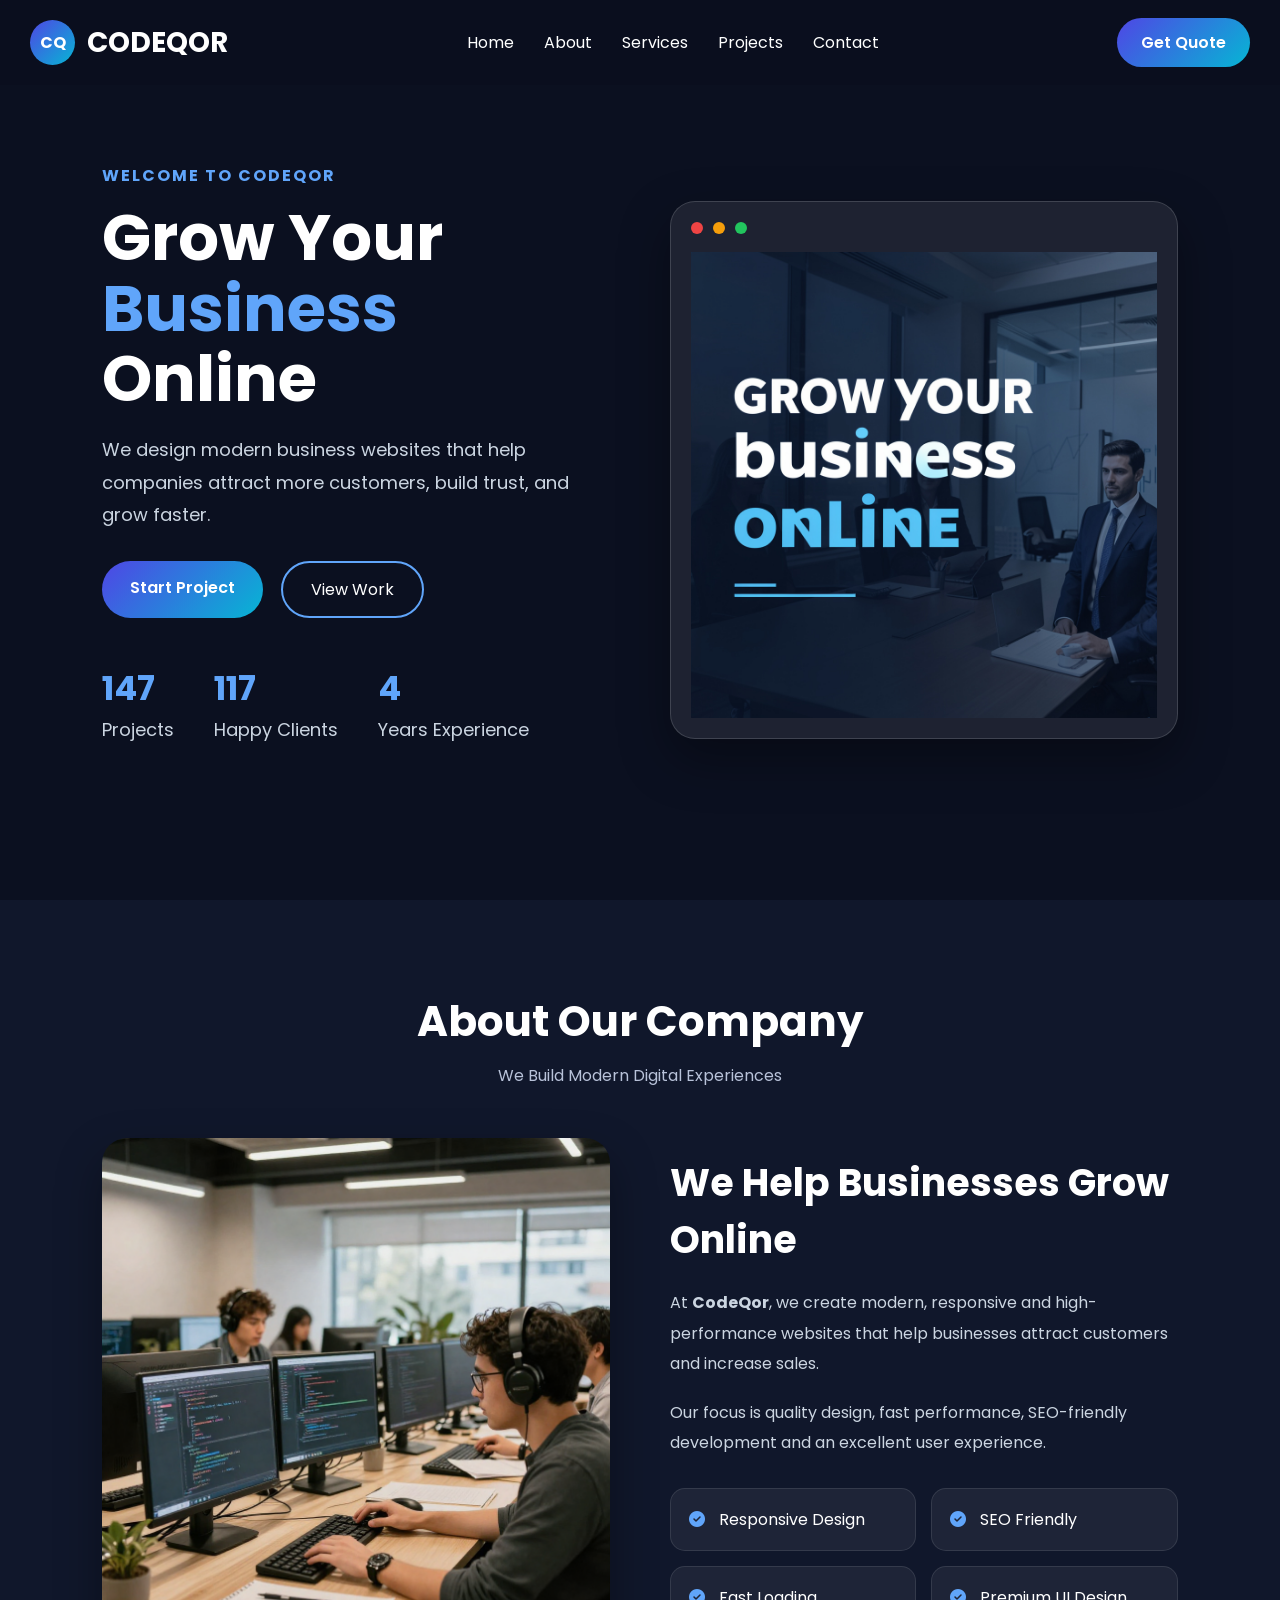
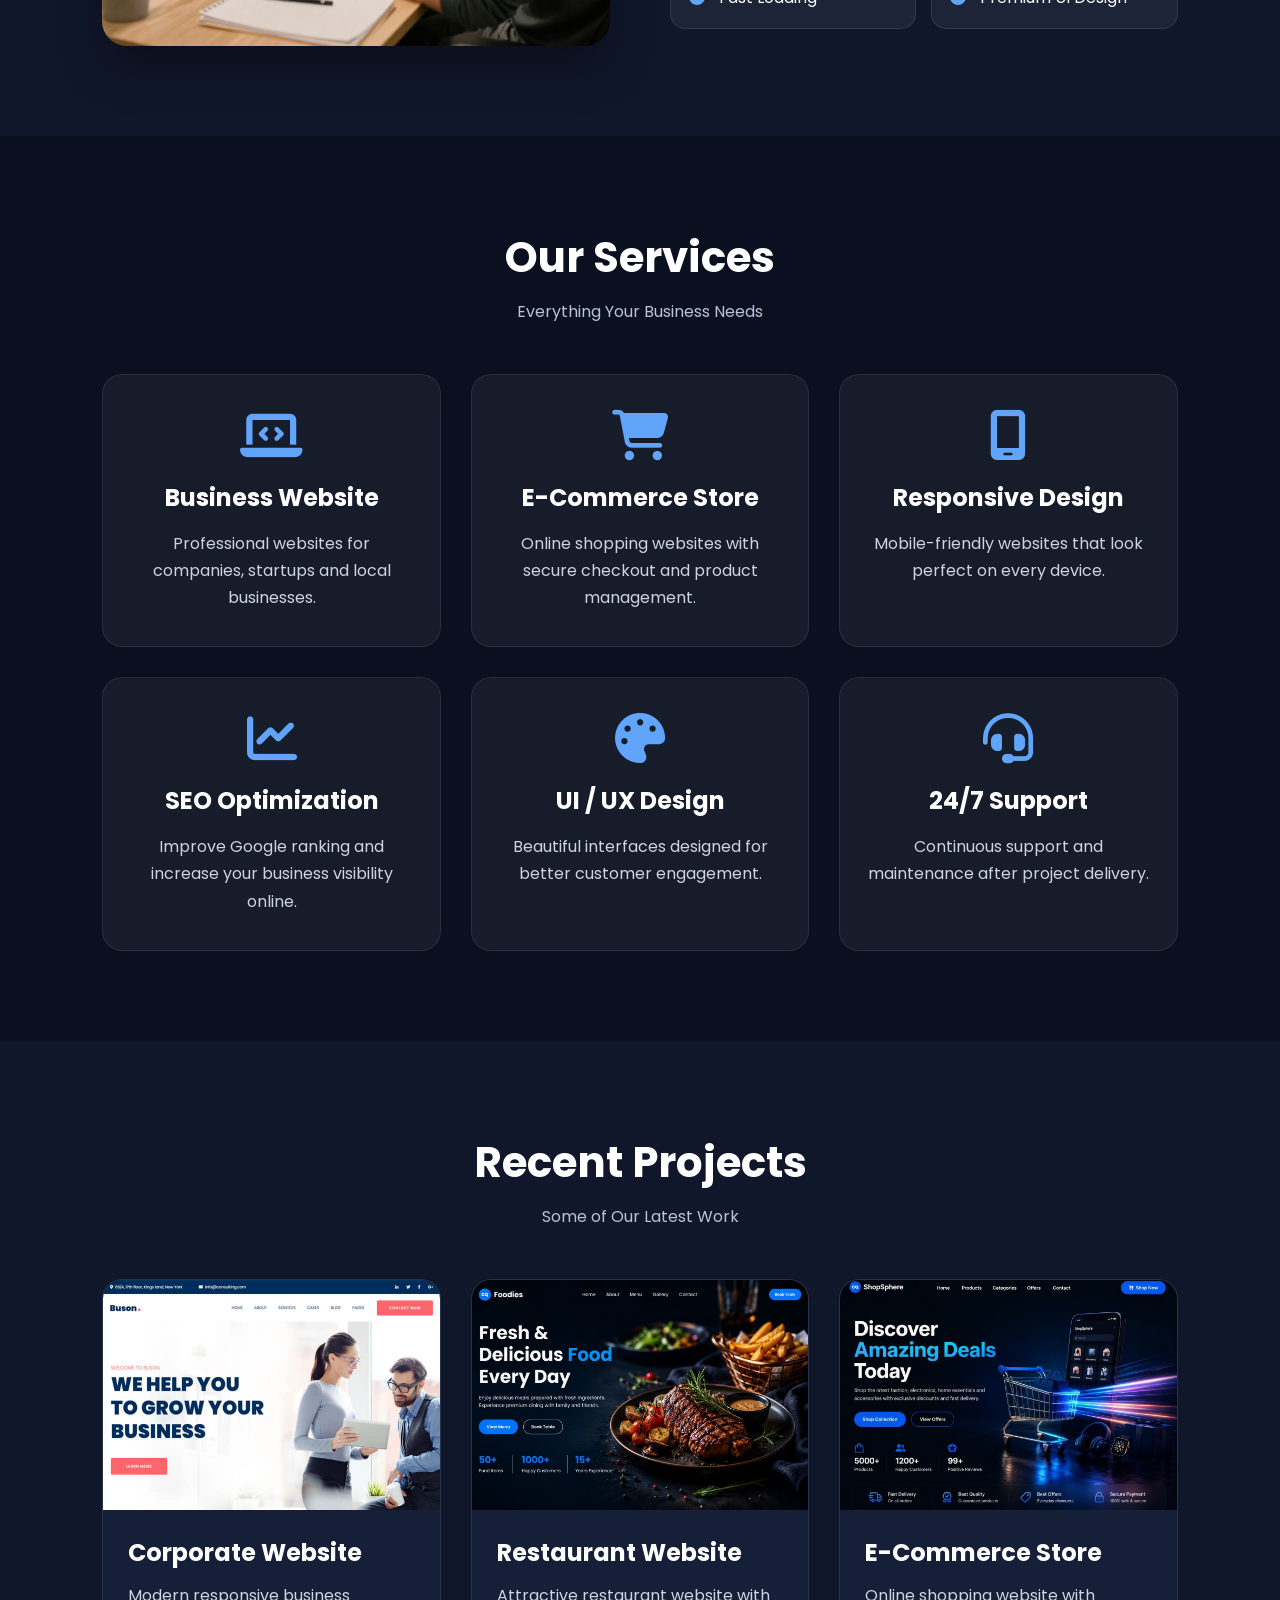
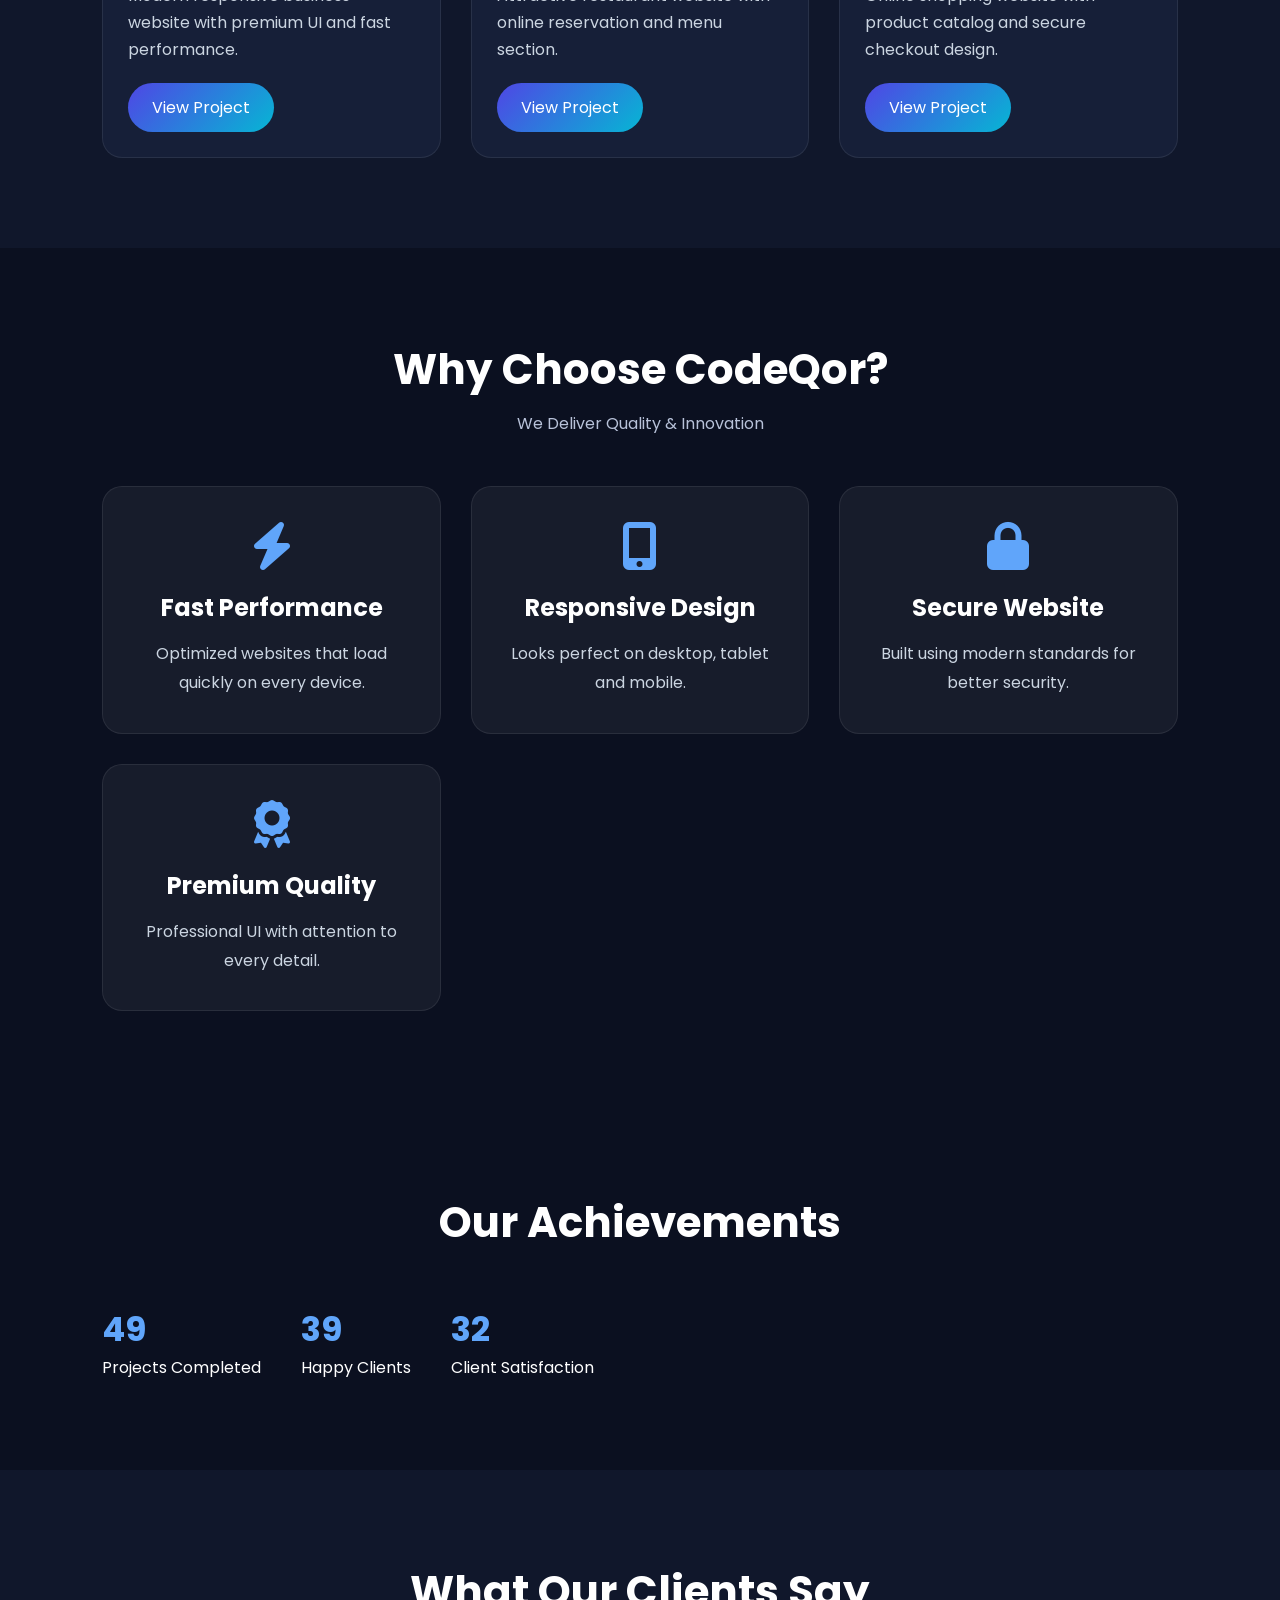
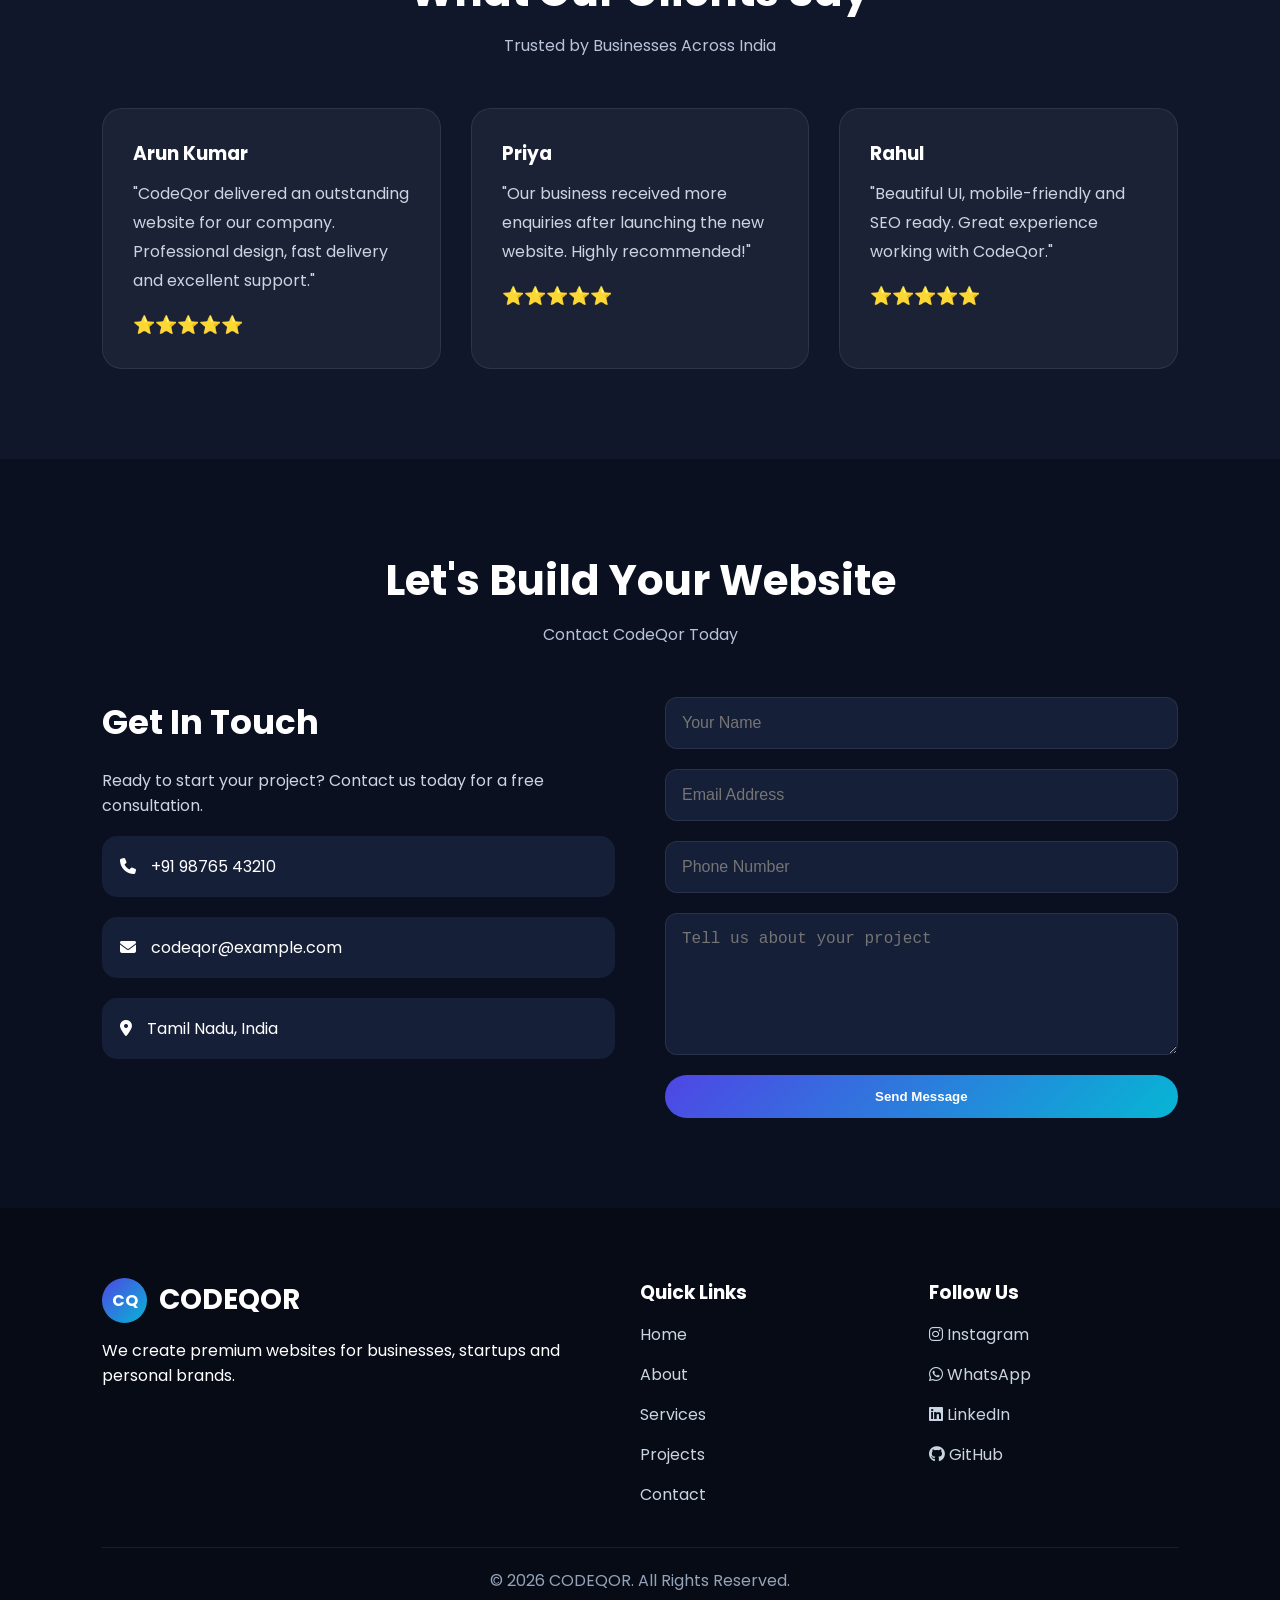
<file: business.html>
<!DOCTYPE html>
<html lang="en">

<head>

<meta charset="UTF-8">
<meta name="viewport" content="width=device-width, initial-scale=1.0">

<title>Business Website | CodeQor</title>

<link rel="stylesheet" href="style.css">

<link rel="stylesheet"
href="https://cdnjs.cloudflare.com/ajax/libs/font-awesome/6.5.2/css/all.min.css">

</head>

<body>

<!-- ==========================
     HEADER
========================== -->

<header>

<nav class="navbar">

<div class="logo">

<div class="logo-icon">
CQ
</div>

<h2>CODEQOR</h2>

</div>

<ul class="nav-links">

<li><a href="#home">Home</a></li>

<li><a href="#about">About</a></li>

<li><a href="#services">Services</a></li>

<li><a href="#portfolio">Projects</a></li>

<li><a href="#contact">Contact</a></li>

</ul>

<a href="#contact" class="btn-nav">
Get Quote
</a>

<div class="menu-btn">

<i class="fas fa-bars"></i>

</div>

</nav>

</header>

<!-- ==========================
     HERO
========================== -->

<section class="hero" id="home">

<div class="hero-left">

<h4>
WELCOME TO CODEQOR
</h4>

<h1>

Grow Your

<span>

Business

</span>

Online

</h1>

<p>

We design modern business websites that help
companies attract more customers, build trust,
and grow faster.

</p>

<div class="hero-buttons">

<a href="#contact"
class="btn-primary">

Start Project

</a>

<a href="#portfolio"
class="btn-secondary">

View Work

</a>

</div>

<div class="hero-stats">

<div>

<h2 class="counter"
data-target="150">

0

</h2>

<p>

Projects

</p>

</div>

<div>

<h2 class="counter"
data-target="120">

0

</h2>

<p>

Happy Clients

</p>

</div>

<div>

<h2 class="counter"
data-target="5">

0

</h2>

<p>

Years Experience

</p>

</div>

</div>

</div>

<div class="hero-right">

<div class="glass-card">

<div class="browser-top">

<div class="dot red"></div>

<div class="dot yellow"></div>

<div class="dot green"></div>

</div>

<img
src="images/business.jpg"
alt="Business">

</div>

</div>

</section>
<!-- ==========================
     ABOUT SECTION
========================== -->

<section class="about" id="about">

    <div class="section-title">
        <h2>About Our Company</h2>
        <p>We Build Modern Digital Experiences</p>
    </div>

    <div class="about-container">

        <div class="about-image">
            <img src="images/about.jpg" alt="About Company">
        </div>

        <div class="about-content">

            <h3>We Help Businesses Grow Online</h3>

            <p>
                At <strong>CodeQor</strong>, we create modern, responsive and
                high-performance websites that help businesses attract
                customers and increase sales.
            </p>

            <p>
                Our focus is quality design, fast performance,
                SEO-friendly development and an excellent user experience.
            </p>

            <div class="about-features">

                <div class="feature">
                    <i class="fas fa-check-circle"></i>
                    Responsive Design
                </div>

                <div class="feature">
                    <i class="fas fa-check-circle"></i>
                    SEO Friendly
                </div>

                <div class="feature">
                    <i class="fas fa-check-circle"></i>
                    Fast Loading
                </div>

                <div class="feature">
                    <i class="fas fa-check-circle"></i>
                    Premium UI Design
                </div>

            </div>

        </div>

    </div>

</section>

<!-- ==========================
     SERVICES
========================== -->

<section class="services" id="services">

    <div class="section-title">
        <h2>Our Services</h2>
        <p>Everything Your Business Needs</p>
    </div>

    <div class="service-container">

        <div class="service-card">

            <i class="fas fa-laptop-code"></i>

            <h3>Business Website</h3>

            <p>
                Professional websites for companies,
                startups and local businesses.
            </p>

        </div>

        <div class="service-card">

            <i class="fas fa-shopping-cart"></i>

            <h3>E-Commerce Store</h3>

            <p>
                Online shopping websites with secure
                checkout and product management.
            </p>

        </div>

        <div class="service-card">

            <i class="fas fa-mobile-screen"></i>

            <h3>Responsive Design</h3>

            <p>
                Mobile-friendly websites that look
                perfect on every device.
            </p>

        </div>

        <div class="service-card">

            <i class="fas fa-chart-line"></i>

            <h3>SEO Optimization</h3>

            <p>
                Improve Google ranking and increase
                your business visibility online.
            </p>

        </div>

        <div class="service-card">

            <i class="fas fa-palette"></i>

            <h3>UI / UX Design</h3>

            <p>
                Beautiful interfaces designed for
                better customer engagement.
            </p>

        </div>

        <div class="service-card">

            <i class="fas fa-headset"></i>

            <h3>24/7 Support</h3>

            <p>
                Continuous support and maintenance
                after project delivery.
            </p>

        </div>

    </div>

</section>
<!-- ==========================
     PORTFOLIO
========================== -->

<section class="portfolio" id="portfolio">

    <div class="section-title">
        <h2>Recent Projects</h2>
        <p>Some of Our Latest Work</p>
    </div>

    <div class="portfolio-container">

        <div class="portfolio-card">

            <img src="images/project1.jpg" alt="Business Website">

            <div class="portfolio-info">

                <h3>Corporate Website</h3>

                <p>
                    Modern responsive business website
                    with premium UI and fast performance.
                </p>

                <a href="#">View Project</a>

            </div>

        </div>

        <div class="portfolio-card">

            <img src="images/project2.jpg" alt="Restaurant Website">

            <div class="portfolio-info">

                <h3>Restaurant Website</h3>

                <p>
                    Attractive restaurant website with
                    online reservation and menu section.
                </p>

                <a href="#">View Project</a>

            </div>

        </div>

        <div class="portfolio-card">

            <img src="images/project3.jpg" alt="Ecommerce Website">

            <div class="portfolio-info">

                <h3>E-Commerce Store</h3>

                <p>
                    Online shopping website with product
                    catalog and secure checkout design.
                </p>

                <a href="#">View Project</a>

            </div>

        </div>

    </div>

</section>

<!-- ==========================
     WHY CHOOSE US
========================== -->

<section class="why">

    <div class="section-title">
        <h2>Why Choose CodeQor?</h2>
        <p>We Deliver Quality & Innovation</p>
    </div>

    <div class="why-container">

        <div class="why-box">

            <i class="fas fa-bolt"></i>

            <h3>Fast Performance</h3>

            <p>
                Optimized websites that load quickly
                on every device.
            </p>

        </div>

        <div class="why-box">

            <i class="fas fa-mobile-alt"></i>

            <h3>Responsive Design</h3>

            <p>
                Looks perfect on desktop,
                tablet and mobile.
            </p>

        </div>

        <div class="why-box">

            <i class="fas fa-lock"></i>

            <h3>Secure Website</h3>

            <p>
                Built using modern standards
                for better security.
            </p>

        </div>

        <div class="why-box">

            <i class="fas fa-award"></i>

            <h3>Premium Quality</h3>

            <p>
                Professional UI with attention
                to every detail.
            </p>

        </div>

    </div>

</section>

<!-- ==========================
     STATS
========================== -->

<section class="stats">

    <div class="section-title">
        <h2>Our Achievements</h2>
    </div>

    <div class="hero-stats">

        <div>

            <h2 class="counter" data-target="150">
                0
            </h2>

            <p>Projects Completed</p>

        </div>

        <div>

            <h2 class="counter" data-target="120">
                0
            </h2>

            <p>Happy Clients</p>

        </div>

        <div>

            <h2 class="counter" data-target="99">
                0
            </h2>

            <p>Client Satisfaction</p>

        </div>

    </div>

</section>
<!-- ==========================
     TESTIMONIALS
========================== -->

<section class="testimonials">

    <div class="section-title">
        <h2>What Our Clients Say</h2>
        <p>Trusted by Businesses Across India</p>
    </div>

    <div class="testimonial-container">

        <div class="testimonial-card">
            <h3>Arun Kumar</h3>
            <p>
                "CodeQor delivered an outstanding website for our company.
                Professional design, fast delivery and excellent support."
            </p>
            <div class="stars">⭐⭐⭐⭐⭐</div>
        </div>

        <div class="testimonial-card">
            <h3>Priya</h3>
            <p>
                "Our business received more enquiries after launching the
                new website. Highly recommended!"
            </p>
            <div class="stars">⭐⭐⭐⭐⭐</div>
        </div>

        <div class="testimonial-card">
            <h3>Rahul</h3>
            <p>
                "Beautiful UI, mobile-friendly and SEO ready.
                Great experience working with CodeQor."
            </p>
            <div class="stars">⭐⭐⭐⭐⭐</div>
        </div>

    </div>

</section>

<!-- ==========================
     CONTACT
========================== -->

<section class="contact" id="contact">

    <div class="section-title">
        <h2>Let's Build Your Website</h2>
        <p>Contact CodeQor Today</p>
    </div>

    <div class="contact-container">

        <div class="contact-info">

            <h3>Get In Touch</h3>

            <p>
                Ready to start your project?
                Contact us today for a free consultation.
            </p>

            <div class="info-box">
                <i class="fas fa-phone"></i>
                <span>+91 98765 43210</span>
            </div>

            <div class="info-box">
                <i class="fas fa-envelope"></i>
                <span>codeqor@example.com</span>
            </div>

            <div class="info-box">
                <i class="fas fa-location-dot"></i>
                <span>Tamil Nadu, India</span>
            </div>

        </div>

        <form class="contact-form">

            <input type="text" placeholder="Your Name" required>

            <input type="email" placeholder="Email Address" required>

            <input type="tel" placeholder="Phone Number">

            <textarea rows="6" placeholder="Tell us about your project"></textarea>

            <button type="submit" class="btn-primary">
                Send Message
            </button>

        </form>

    </div>

</section>

<!-- ==========================
     FOOTER
========================== -->

<footer>

    <div class="footer-container">

        <div class="footer-logo">

            <div class="logo">
                <div class="logo-icon">CQ</div>
                <h2>CODEQOR</h2>
            </div>

            <p style="margin-top:15px;">
                We create premium websites for businesses,
                startups and personal brands.
            </p>

        </div>

        <div class="footer-links">

            <h3>Quick Links</h3>

            <a href="#home">Home</a>
            <a href="#about">About</a>
            <a href="#services">Services</a>
            <a href="#portfolio">Projects</a>
            <a href="#contact">Contact</a>

        </div>

        <div class="footer-social">

            <h3>Follow Us</h3>

            <a href="#"><i class="fab fa-instagram"></i> Instagram</a>
            <a href="#"><i class="fab fa-whatsapp"></i> WhatsApp</a>
            <a href="#"><i class="fab fa-linkedin"></i> LinkedIn</a>
            <a href="#"><i class="fab fa-github"></i> GitHub</a>

        </div>

    </div>

    <div class="copyright">
        © 2026 CODEQOR. All Rights Reserved.
    </div>

</footer>

<!-- JavaScript -->
<script src="script.js"></script>

</body>
</html>
</file>
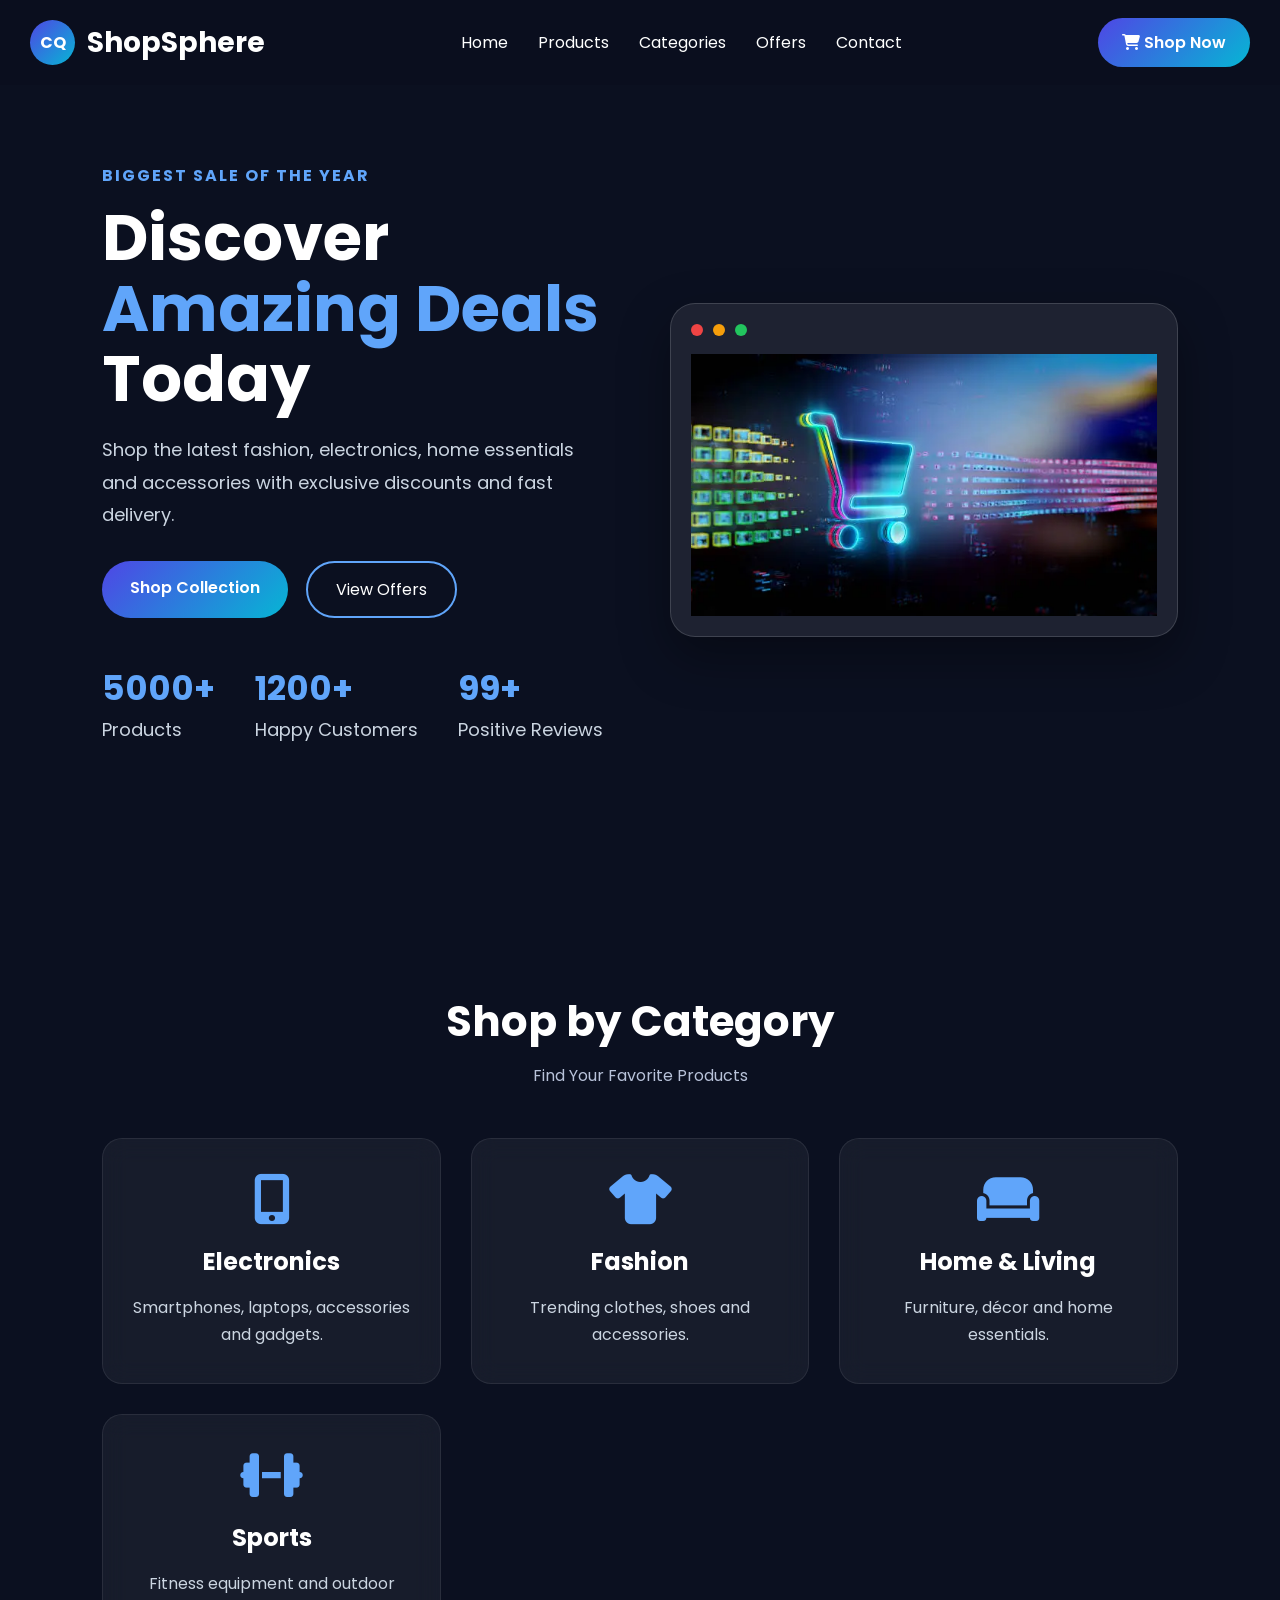
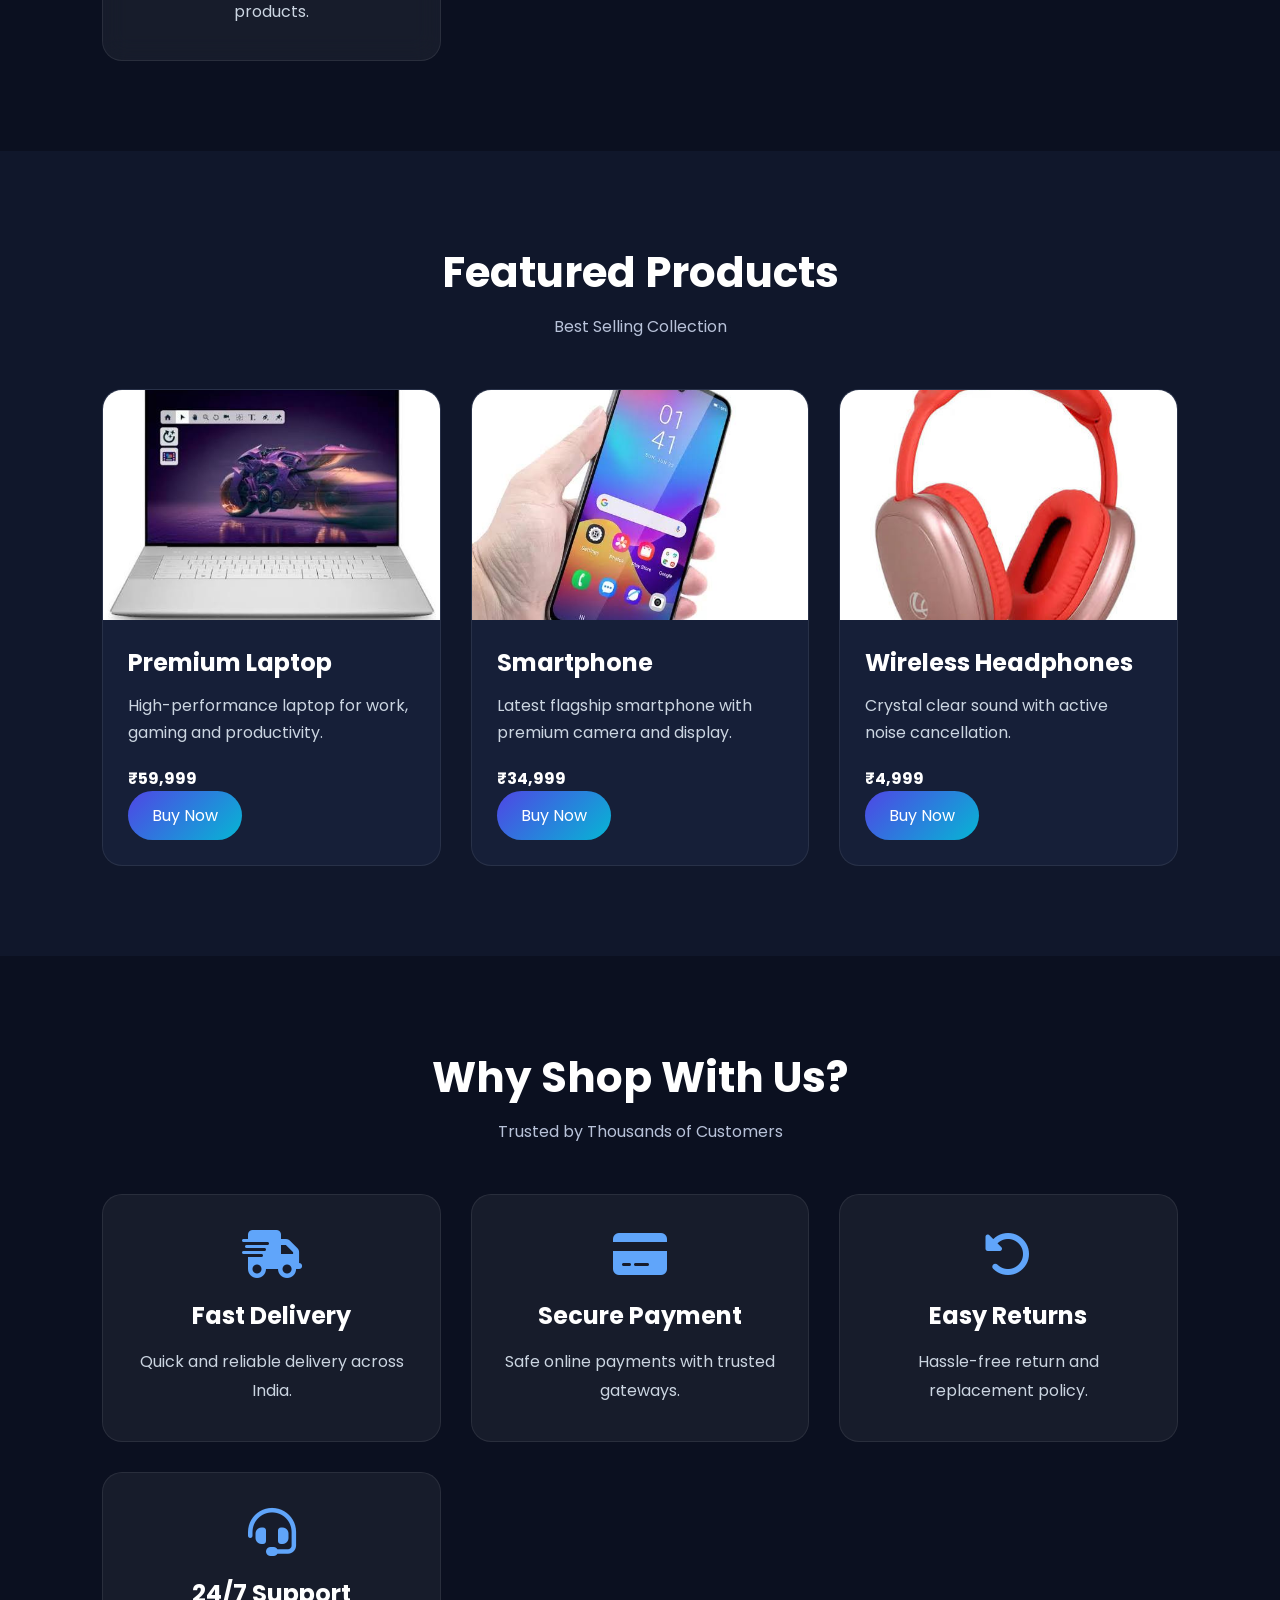
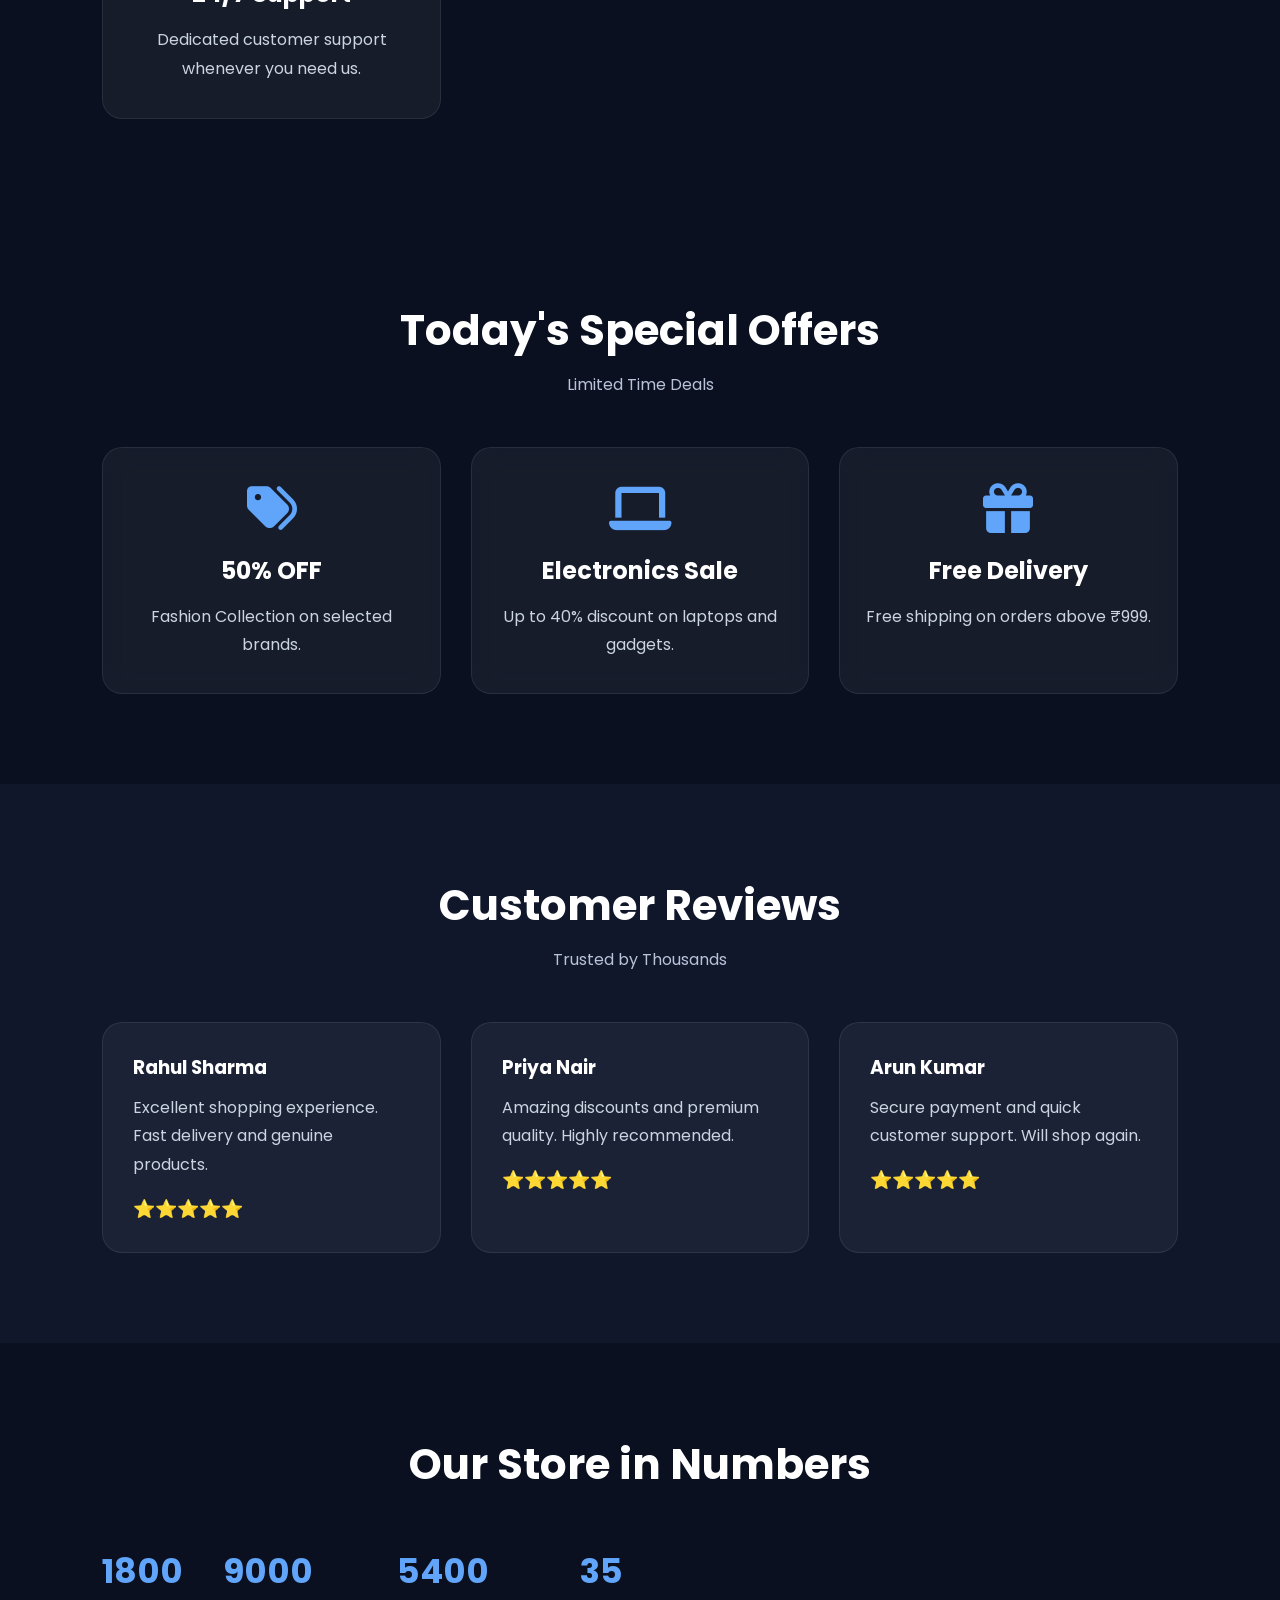
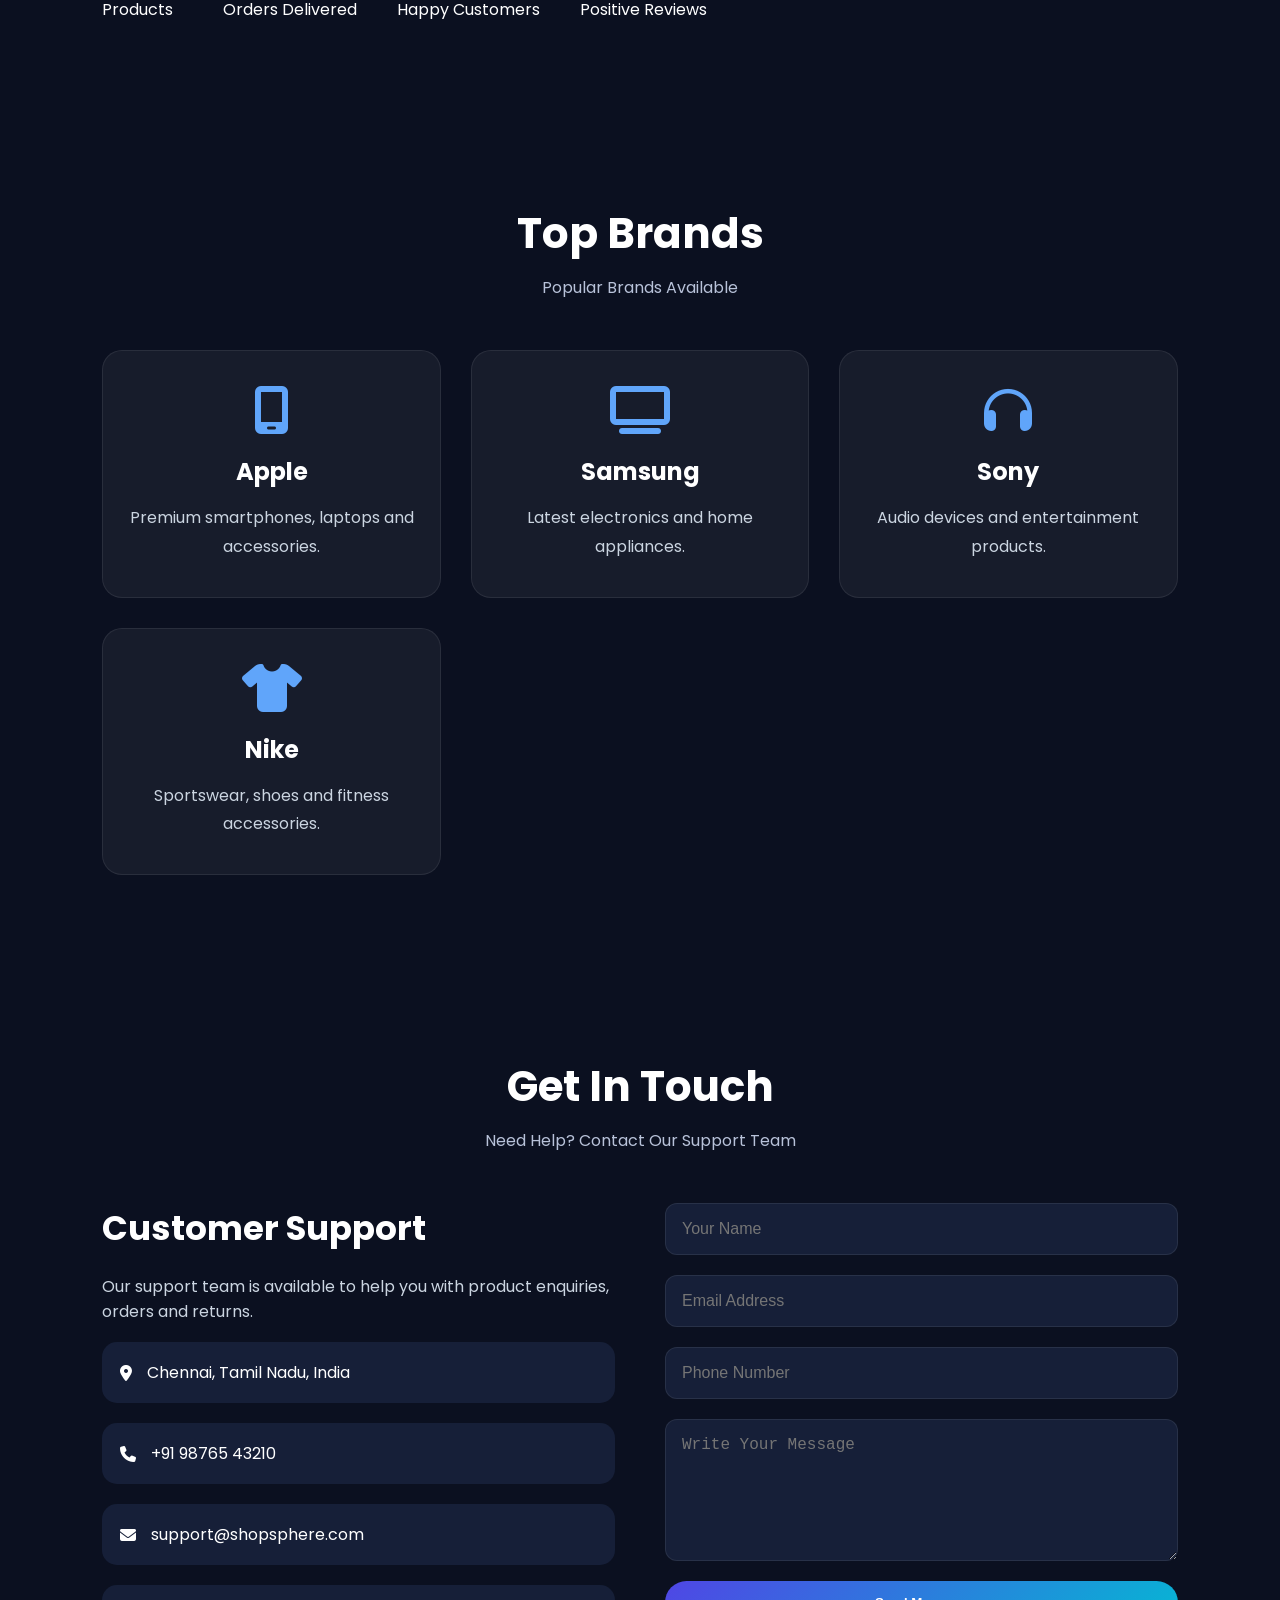
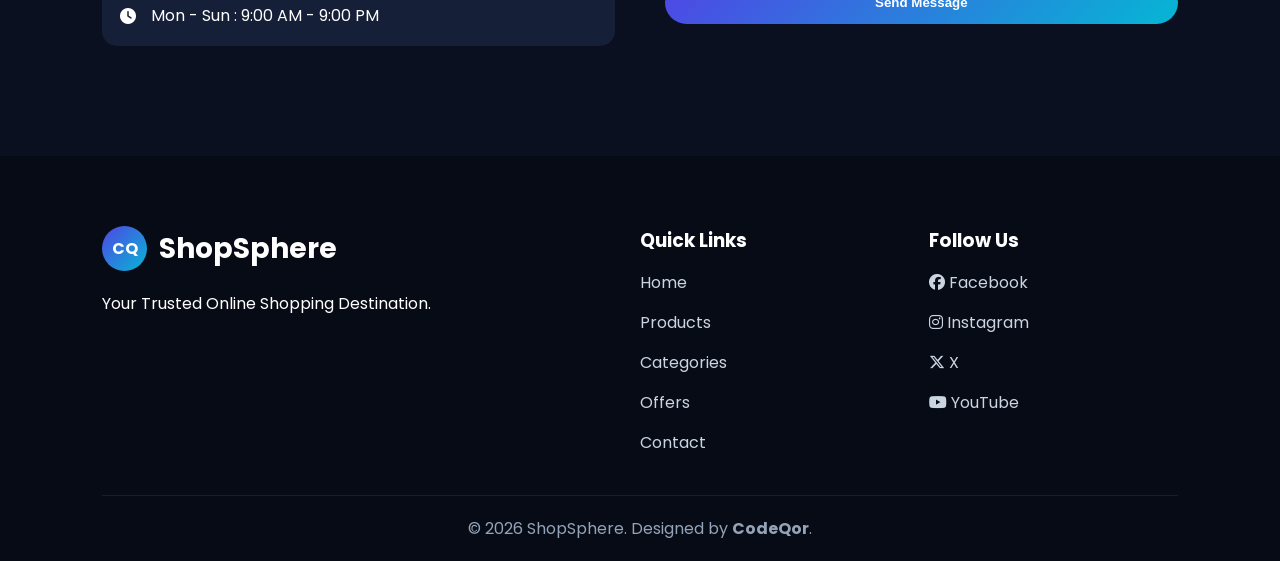
<file: ecommerce.html>
<!DOCTYPE html>
<html lang="en">

<head>

<meta charset="UTF-8">
<meta name="viewport" content="width=device-width, initial-scale=1.0">

<title>ShopSphere | E-Commerce Website | CodeQor</title>

<link rel="stylesheet" href="style.css">

<link rel="stylesheet"
href="https://cdnjs.cloudflare.com/ajax/libs/font-awesome/6.5.2/css/all.min.css">

</head>

<body>

<!-- ==========================
     HEADER
========================== -->

<header>

<nav class="navbar">

<div class="logo">

<div class="logo-icon">
CQ
</div>

<h2>ShopSphere</h2>

</div>

<ul class="nav-links">

<li><a href="#home">Home</a></li>
<li><a href="#products">Products</a></li>
<li><a href="#categories">Categories</a></li>
<li><a href="#offers">Offers</a></li>
<li><a href="#contact">Contact</a></li>

</ul>

<a href="#products" class="btn-nav">

<i class="fas fa-shopping-cart"></i>

Shop Now

</a>

<div class="menu-btn">

<i class="fas fa-bars"></i>

</div>

</nav>

</header>

<!-- ==========================
     HERO
========================== -->

<section class="hero" id="home">

<div class="hero-left">

<h4>

BIGGEST SALE OF THE YEAR

</h4>

<h1>

Discover

<span>

Amazing Deals

</span>

Today

</h1>

<p>

Shop the latest fashion, electronics,
home essentials and accessories with
exclusive discounts and fast delivery.

</p>

<div class="hero-buttons">

<a href="#products"

class="btn-primary">

Shop Collection

</a>

<a href="#offers"

class="btn-secondary">

View Offers

</a>

</div>

<div class="hero-stats">

<div>

<h2 class="counter"
data-target="5000">

0

</h2>

<p>

Products

</p>

</div>

<div>

<h2 class="counter"
data-target="1200">

0

</h2>

<p>

Happy Customers

</p>

</div>

<div>

<h2 class="counter"
data-target="99">

0

</h2>

<p>

Positive Reviews

</p>

</div>

</div>

</div>

<div class="hero-right">

<div class="glass-card">

<div class="browser-top">

<div class="dot red"></div>

<div class="dot yellow"></div>

<div class="dot green"></div>

</div>

<img
src="images/ecommerce-hero.jpg"
alt="E-Commerce">

</div>

</div>

</section>
<!-- ==========================
     CATEGORIES
========================== -->

<section class="services" id="categories">

    <div class="section-title">
        <h2>Shop by Category</h2>
        <p>Find Your Favorite Products</p>
    </div>

    <div class="service-container">

        <div class="service-card">
            <i class="fas fa-mobile-alt"></i>
            <h3>Electronics</h3>
            <p>Smartphones, laptops, accessories and gadgets.</p>
        </div>

        <div class="service-card">
            <i class="fas fa-shirt"></i>
            <h3>Fashion</h3>
            <p>Trending clothes, shoes and accessories.</p>
        </div>

        <div class="service-card">
            <i class="fas fa-couch"></i>
            <h3>Home & Living</h3>
            <p>Furniture, décor and home essentials.</p>
        </div>

        <div class="service-card">
            <i class="fas fa-dumbbell"></i>
            <h3>Sports</h3>
            <p>Fitness equipment and outdoor products.</p>
        </div>

    </div>

</section>

<!-- ==========================
     FEATURED PRODUCTS
========================== -->

<section class="portfolio" id="products">

    <div class="section-title">
        <h2>Featured Products</h2>
        <p>Best Selling Collection</p>
    </div>

    <div class="portfolio-container">

        <div class="portfolio-card">

            <img src="images/product1.jpg" alt="Laptop">

            <div class="portfolio-info">

                <h3>Premium Laptop</h3>

                <p>
                    High-performance laptop for work,
                    gaming and productivity.
                </p>

                <h4>₹59,999</h4>

                <a href="#">Buy Now</a>

            </div>

        </div>

        <div class="portfolio-card">

            <img src="images/product2.jpg" alt="Smartphone">

            <div class="portfolio-info">

                <h3>Smartphone</h3>

                <p>
                    Latest flagship smartphone with
                    premium camera and display.
                </p>

                <h4>₹34,999</h4>

                <a href="#">Buy Now</a>

            </div>

        </div>

        <div class="portfolio-card">

            <img src="images/product3.jpg" alt="Headphones">

            <div class="portfolio-info">

                <h3>Wireless Headphones</h3>

                <p>
                    Crystal clear sound with active
                    noise cancellation.
                </p>

                <h4>₹4,999</h4>

                <a href="#">Buy Now</a>

            </div>

        </div>

    </div>

</section>

<!-- ==========================
     WHY SHOP WITH US
========================== -->

<section class="why">

    <div class="section-title">
        <h2>Why Shop With Us?</h2>
        <p>Trusted by Thousands of Customers</p>
    </div>

    <div class="why-container">

        <div class="why-box">

            <i class="fas fa-truck-fast"></i>

            <h3>Fast Delivery</h3>

            <p>
                Quick and reliable delivery across India.
            </p>

        </div>

        <div class="why-box">

            <i class="fas fa-credit-card"></i>

            <h3>Secure Payment</h3>

            <p>
                Safe online payments with trusted gateways.
            </p>

        </div>

        <div class="why-box">

            <i class="fas fa-rotate-left"></i>

            <h3>Easy Returns</h3>

            <p>
                Hassle-free return and replacement policy.
            </p>

        </div>

        <div class="why-box">

            <i class="fas fa-headset"></i>

            <h3>24/7 Support</h3>

            <p>
                Dedicated customer support whenever you need us.
            </p>

        </div>

    </div>

</section>
<!-- ==========================
     SPECIAL OFFERS
========================== -->

<section class="services" id="offers">

    <div class="section-title">
        <h2>Today's Special Offers</h2>
        <p>Limited Time Deals</p>
    </div>

    <div class="service-container">

        <div class="service-card">
            <i class="fas fa-tags"></i>
            <h3>50% OFF</h3>
            <p>Fashion Collection on selected brands.</p>
        </div>

        <div class="service-card">
            <i class="fas fa-laptop"></i>
            <h3>Electronics Sale</h3>
            <p>Up to 40% discount on laptops and gadgets.</p>
        </div>

        <div class="service-card">
            <i class="fas fa-gift"></i>
            <h3>Free Delivery</h3>
            <p>Free shipping on orders above ₹999.</p>
        </div>

    </div>

</section>

<!-- ==========================
     CUSTOMER REVIEWS
========================== -->

<section class="testimonials">

    <div class="section-title">
        <h2>Customer Reviews</h2>
        <p>Trusted by Thousands</p>
    </div>

    <div class="testimonial-container">

        <div class="testimonial-card">

            <h3>Rahul Sharma</h3>

            <p>
                Excellent shopping experience.
                Fast delivery and genuine products.
            </p>

            <div class="stars">
                ⭐⭐⭐⭐⭐
            </div>

        </div>

        <div class="testimonial-card">

            <h3>Priya Nair</h3>

            <p>
                Amazing discounts and premium quality.
                Highly recommended.
            </p>

            <div class="stars">
                ⭐⭐⭐⭐⭐
            </div>

        </div>

        <div class="testimonial-card">

            <h3>Arun Kumar</h3>

            <p>
                Secure payment and quick customer support.
                Will shop again.
            </p>

            <div class="stars">
                ⭐⭐⭐⭐⭐
            </div>

        </div>

    </div>

</section>

<!-- ==========================
     STORE STATISTICS
========================== -->

<section class="stats">

    <div class="section-title">
        <h2>Our Store in Numbers</h2>
    </div>

    <div class="hero-stats">

        <div>
            <h2 class="counter" data-target="5000">0</h2>
            <p>Products</p>
        </div>

        <div>
            <h2 class="counter" data-target="25000">0</h2>
            <p>Orders Delivered</p>
        </div>

        <div>
            <h2 class="counter" data-target="15000">0</h2>
            <p>Happy Customers</p>
        </div>

        <div>
            <h2 class="counter" data-target="99">0</h2>
            <p>Positive Reviews</p>
        </div>

    </div>

</section>

<!-- ==========================
     TOP BRANDS
========================== -->

<section class="why">

    <div class="section-title">
        <h2>Top Brands</h2>
        <p>Popular Brands Available</p>
    </div>

    <div class="why-container">

        <div class="why-box">
            <i class="fas fa-mobile-screen"></i>
            <h3>Apple</h3>
            <p>Premium smartphones, laptops and accessories.</p>
        </div>

        <div class="why-box">
            <i class="fas fa-tv"></i>
            <h3>Samsung</h3>
            <p>Latest electronics and home appliances.</p>
        </div>

        <div class="why-box">
            <i class="fas fa-headphones"></i>
            <h3>Sony</h3>
            <p>Audio devices and entertainment products.</p>
        </div>

        <div class="why-box">
            <i class="fas fa-shirt"></i>
            <h3>Nike</h3>
            <p>Sportswear, shoes and fitness accessories.</p>
        </div>

    </div>

</section>
<!-- ==========================
     CONTACT
========================== -->

<section class="contact" id="contact">

    <div class="section-title">
        <h2>Get In Touch</h2>
        <p>Need Help? Contact Our Support Team</p>
    </div>

    <div class="contact-container">

        <div class="contact-info">

            <h3>Customer Support</h3>

            <p>
                Our support team is available to help you with
                product enquiries, orders and returns.
            </p>

            <div class="info-box">
                <i class="fas fa-location-dot"></i>
                <span>Chennai, Tamil Nadu, India</span>
            </div>

            <div class="info-box">
                <i class="fas fa-phone"></i>
                <span>+91 98765 43210</span>
            </div>

            <div class="info-box">
                <i class="fas fa-envelope"></i>
                <span>support@shopsphere.com</span>
            </div>

            <div class="info-box">
                <i class="fas fa-clock"></i>
                <span>Mon - Sun : 9:00 AM - 9:00 PM</span>
            </div>

        </div>

        <form class="contact-form">

            <input type="text" placeholder="Your Name" required>

            <input type="email" placeholder="Email Address" required>

            <input type="tel" placeholder="Phone Number">

            <textarea rows="6" placeholder="Write Your Message"></textarea>

            <button type="submit" class="btn-primary">
                Send Message
            </button>

        </form>

    </div>

</section>

<!-- ==========================
     FOOTER
========================== -->

<footer>

<div class="footer-container">

<div class="footer-logo">

<div class="logo">

<div class="logo-icon">
CQ
</div>

<h2>ShopSphere</h2>

</div>

<p style="margin-top:20px;">
Your Trusted Online Shopping Destination.
</p>

</div>

<div class="footer-links">

<h3>Quick Links</h3>

<a href="#home">Home</a>
<a href="#products">Products</a>
<a href="#categories">Categories</a>
<a href="#offers">Offers</a>
<a href="#contact">Contact</a>

</div>

<div class="footer-social">

<h3>Follow Us</h3>

<a href="#"><i class="fab fa-facebook"></i> Facebook</a>
<a href="#"><i class="fab fa-instagram"></i> Instagram</a>
<a href="#"><i class="fab fa-x-twitter"></i> X</a>
<a href="#"><i class="fab fa-youtube"></i> YouTube</a>

</div>

</div>

<div class="copyright">

© 2026 ShopSphere. Designed by <strong>CodeQor</strong>.

</div>

</footer>

<!-- Back To Top Button -->

<button id="topBtn">

<i class="fas fa-arrow-up"></i>

</button>

<!-- JavaScript -->

<script src="script.js"></script>

</body>
</html>
</file>
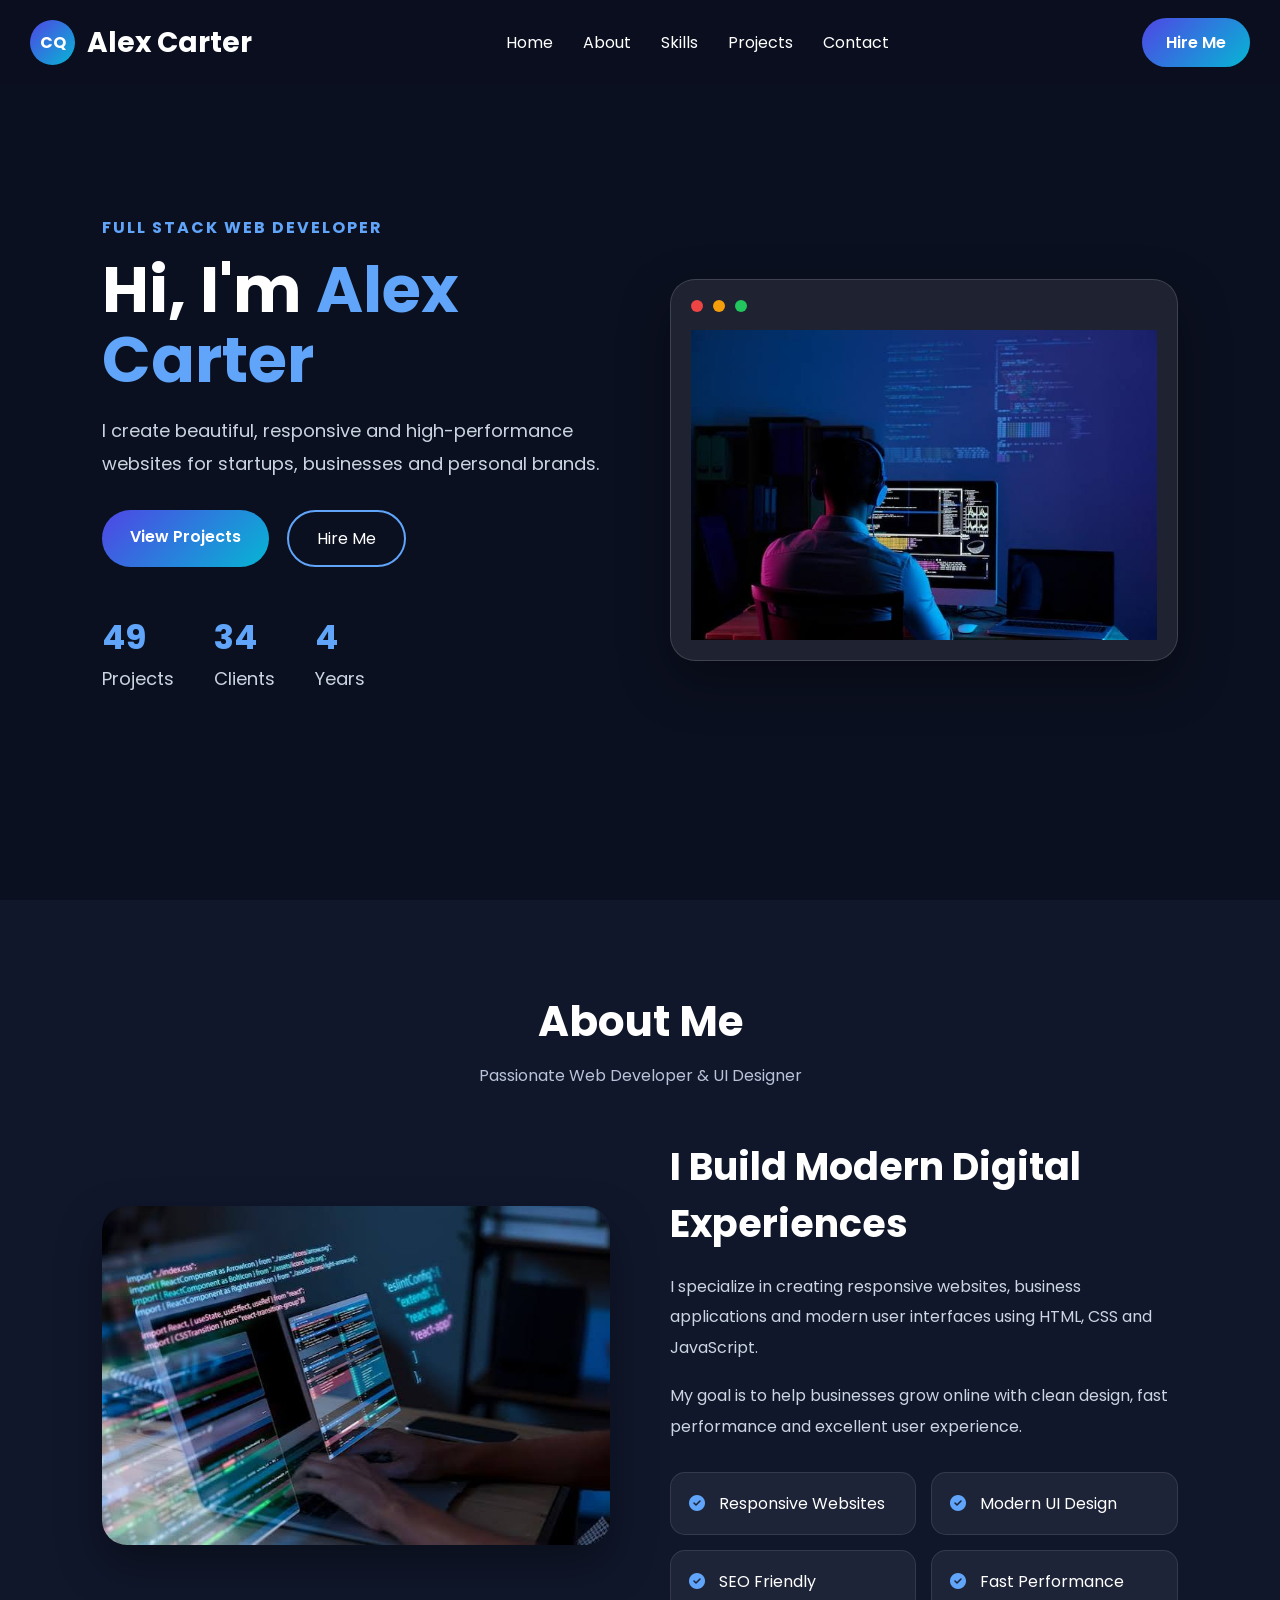
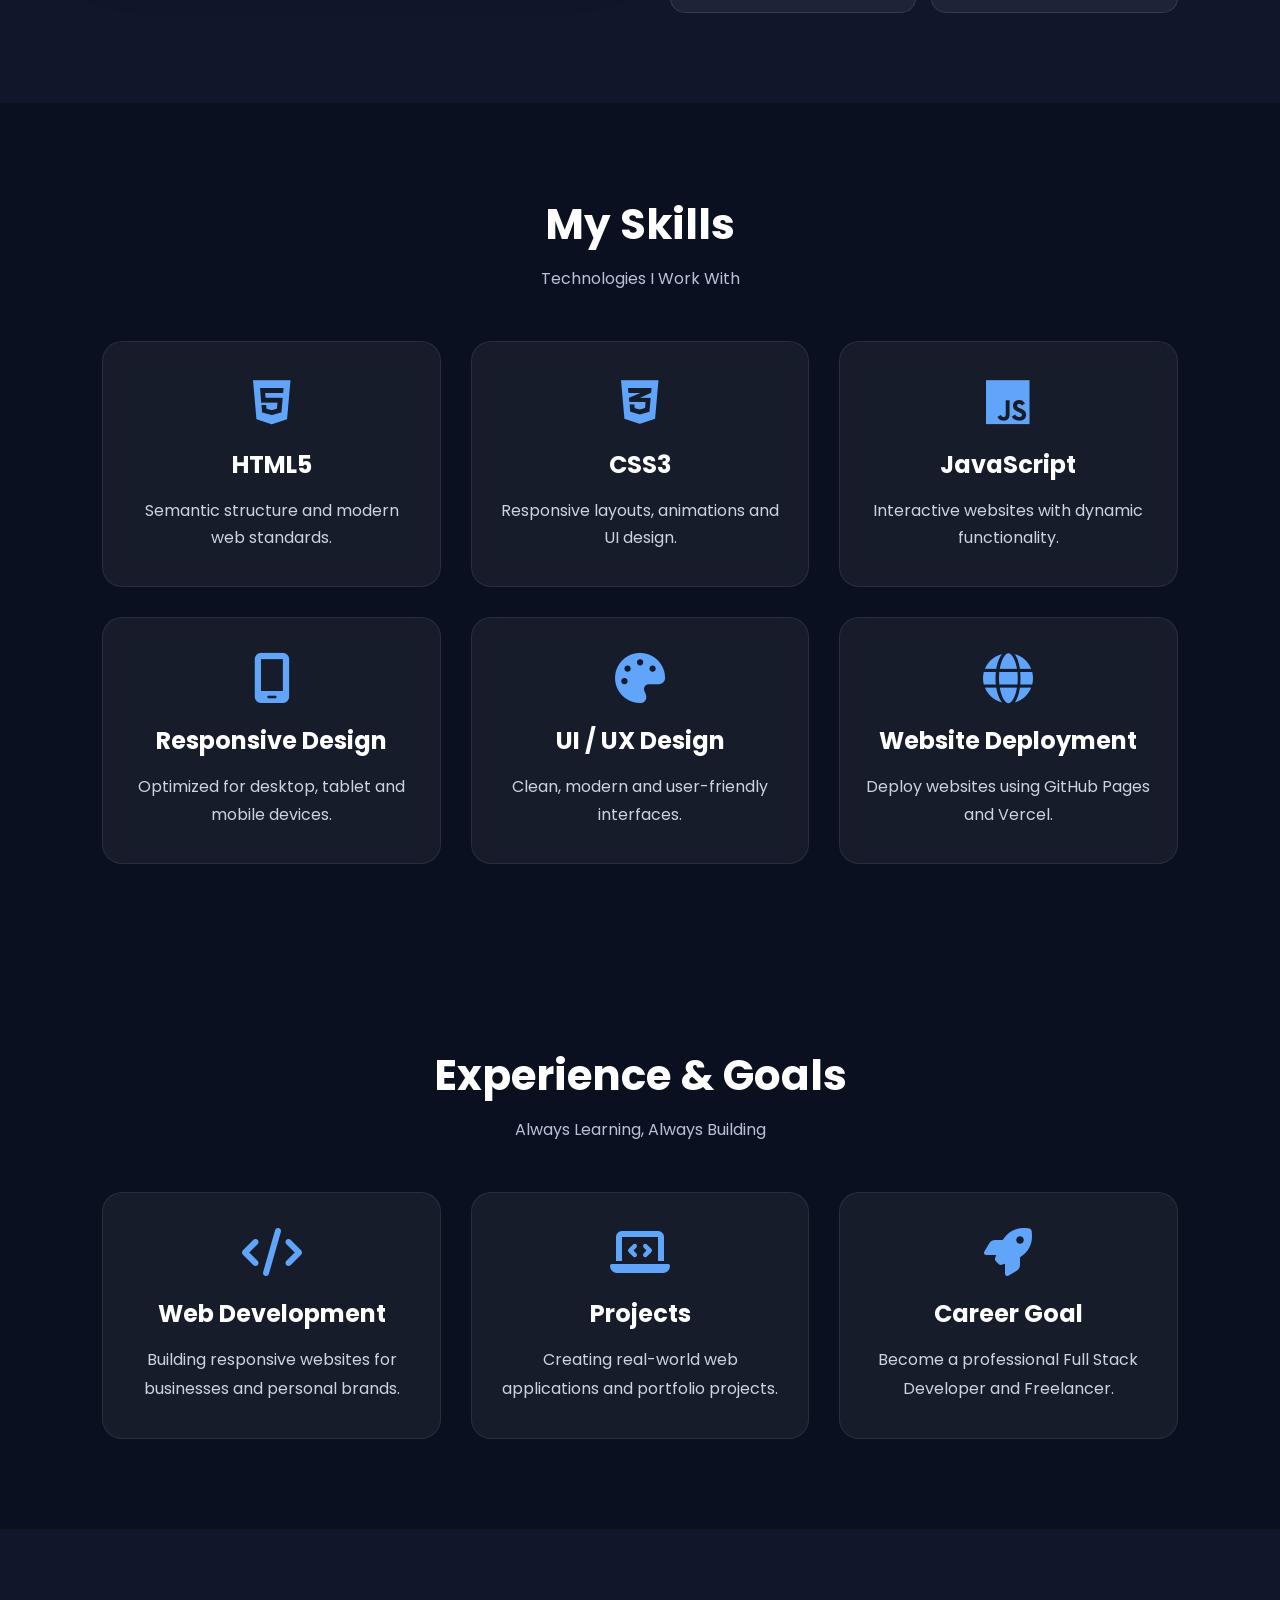
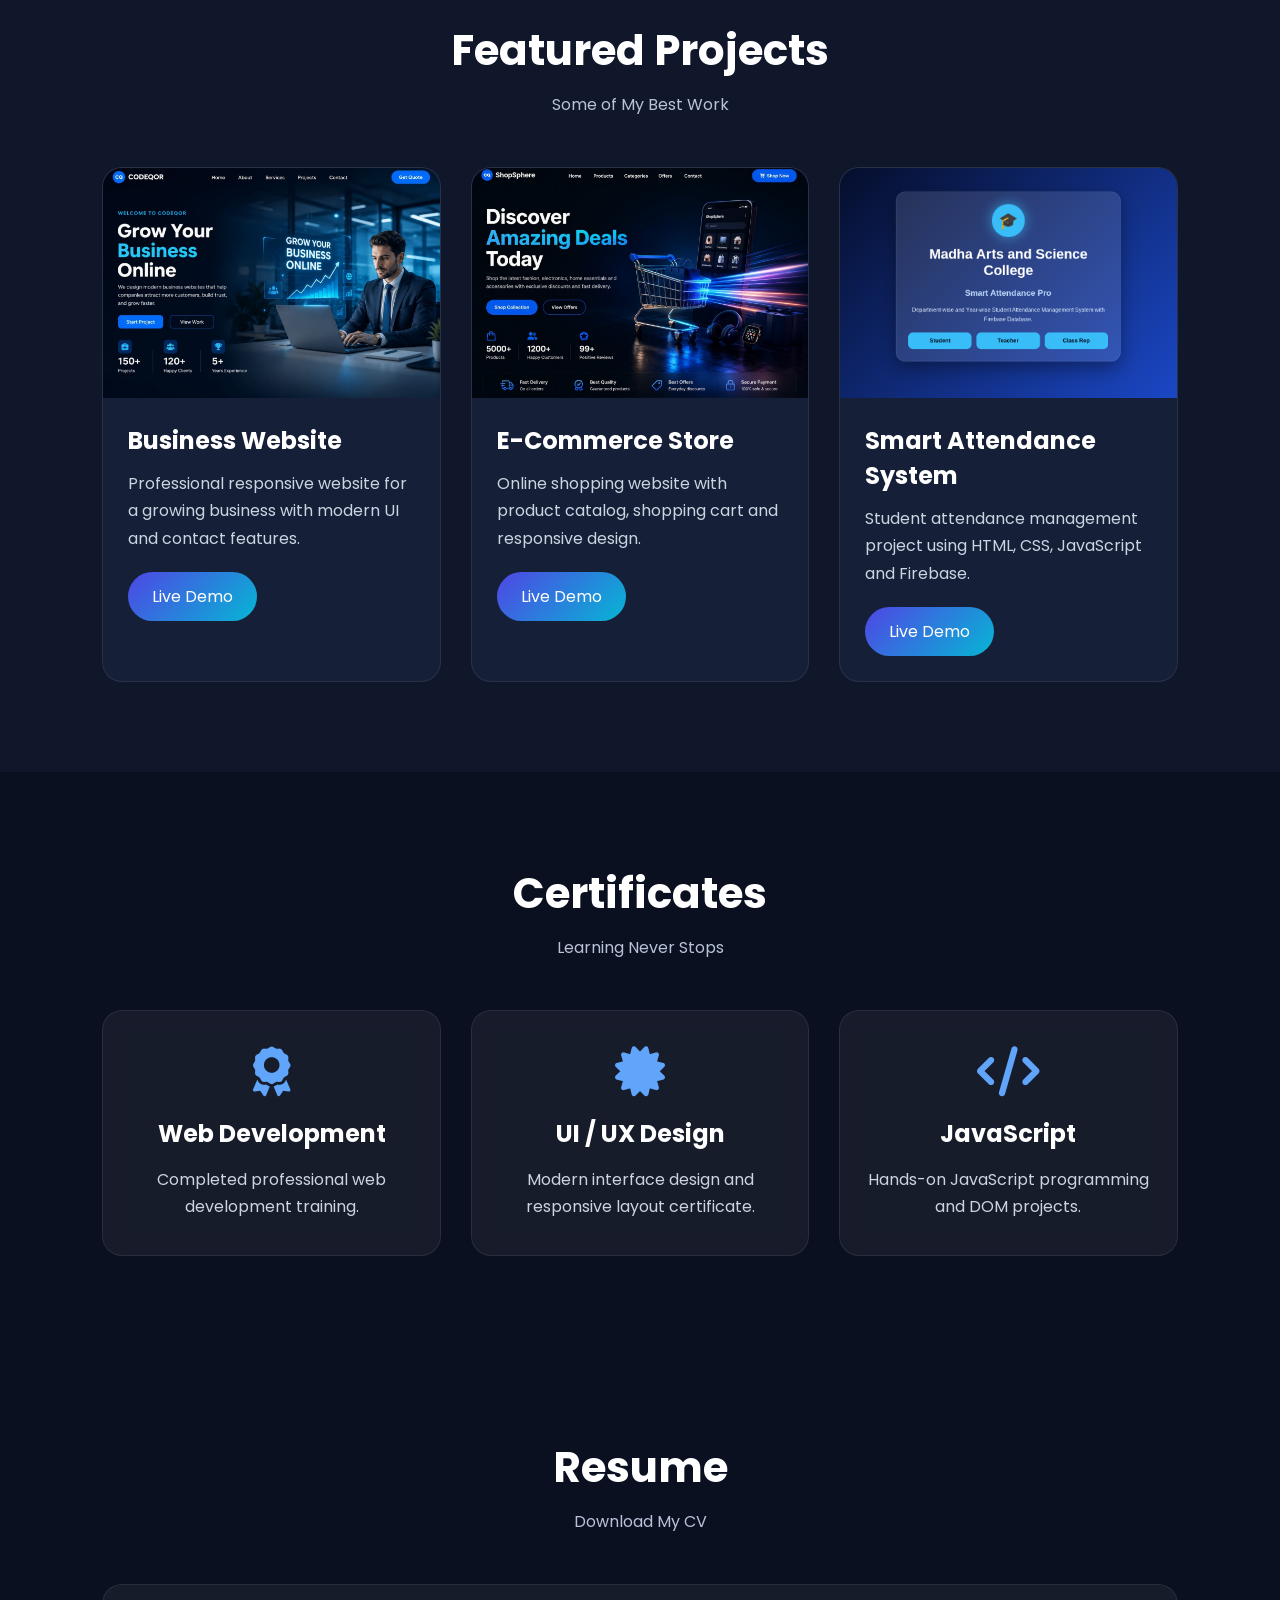
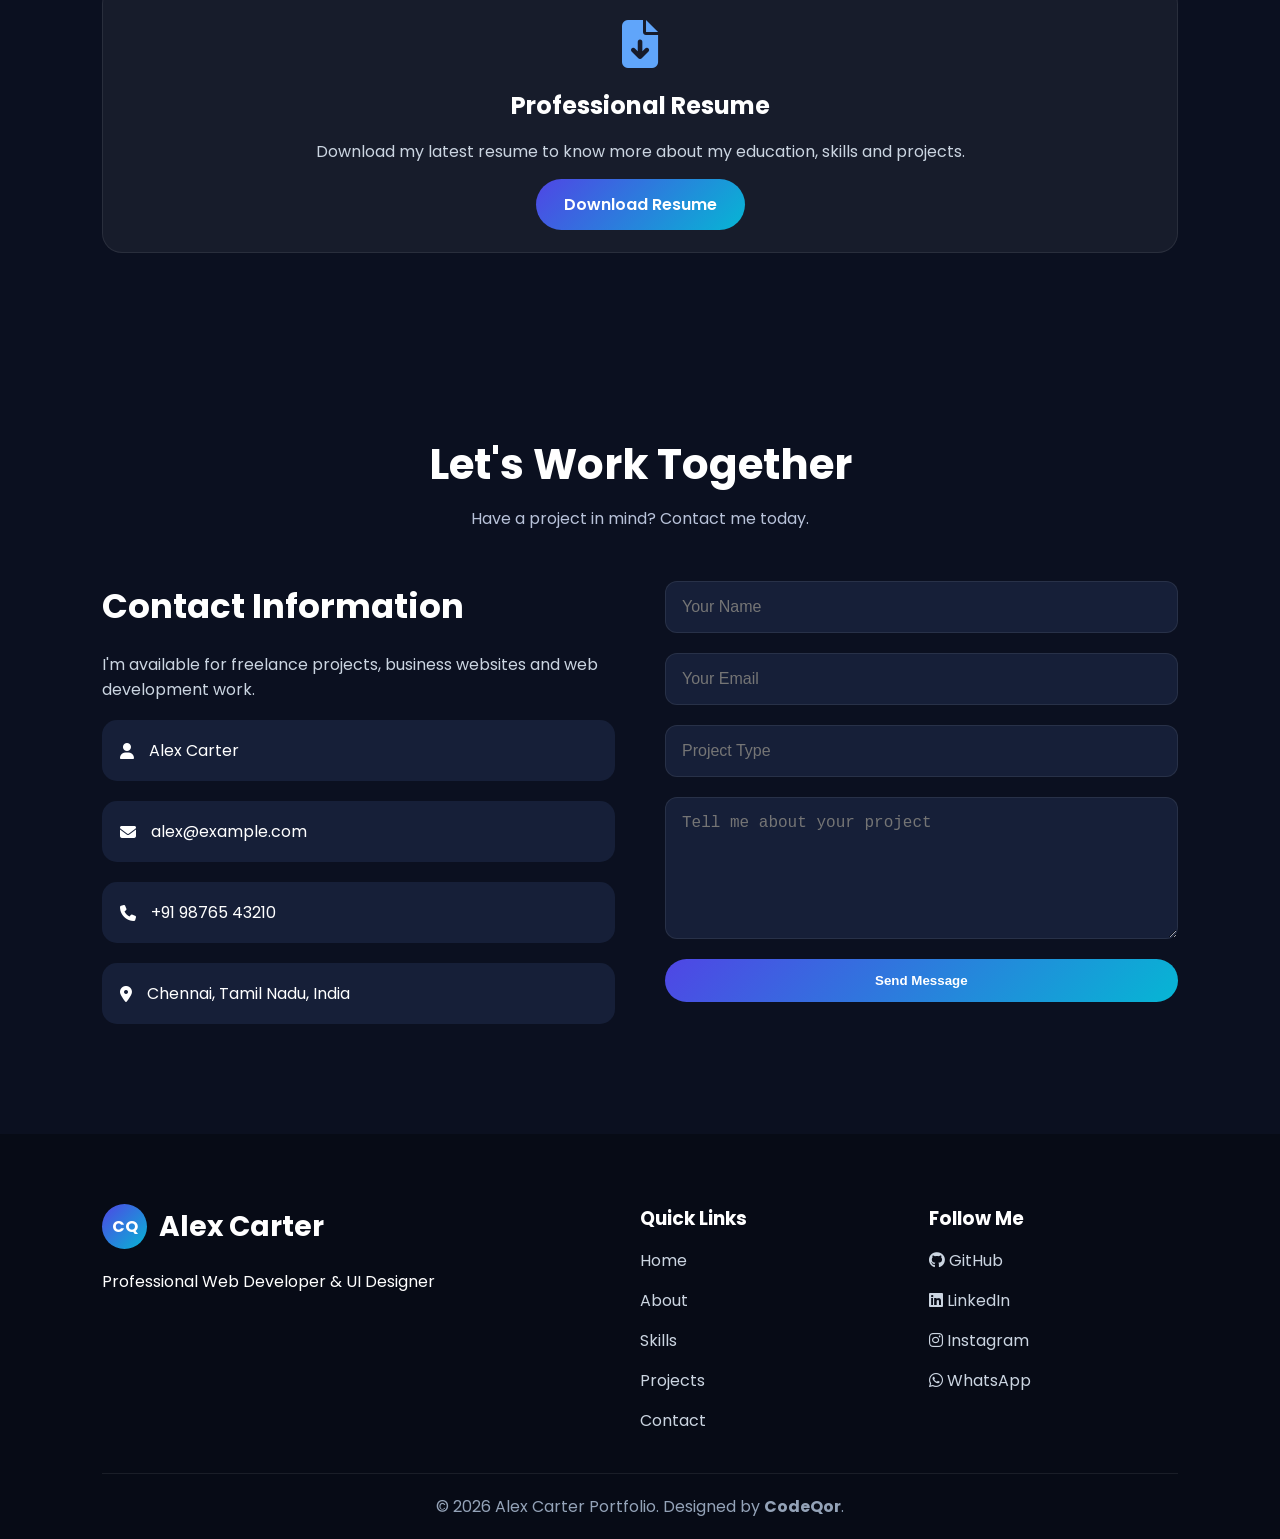
<file: portfolio.html>
<!DOCTYPE html>
<html lang="en">

<head>

<meta charset="UTF-8">
<meta name="viewport" content="width=device-width, initial-scale=1.0">

<title>Developer Portfolio | CodeQor</title>

<link rel="stylesheet" href="style.css">

<link rel="stylesheet"
href="https://cdnjs.cloudflare.com/ajax/libs/font-awesome/6.5.2/css/all.min.css">

</head>

<body>

<!-- ==========================
     HEADER
========================== -->

<header>

<nav class="navbar">

<div class="logo">

<div class="logo-icon">
CQ
</div>

<h2>Alex Carter</h2>

</div>

<ul class="nav-links">

<li><a href="#home">Home</a></li>
<li><a href="#about">About</a></li>
<li><a href="#skills">Skills</a></li>
<li><a href="#projects">Projects</a></li>
<li><a href="#contact">Contact</a></li>

</ul>

<a href="#contact" class="btn-nav">
Hire Me
</a>

<div class="menu-btn">

<i class="fas fa-bars"></i>

</div>

</nav>

</header>

<!-- ==========================
     HERO
========================== -->

<section class="hero" id="home">

<div class="hero-left">

<h4>FULL STACK WEB DEVELOPER</h4>

<h1>

Hi, I'm

<span>

Alex Carter

</span>

</h1>

<p>

I create beautiful, responsive and high-performance
websites for startups, businesses and personal brands.

</p>

<div class="hero-buttons">

<a href="#projects" class="btn-primary">

View Projects

</a>

<a href="#contact" class="btn-secondary">

Hire Me

</a>

</div>

<div class="hero-stats">

<div>

<h2 class="counter" data-target="50">0</h2>

<p>Projects</p>

</div>

<div>

<h2 class="counter" data-target="35">0</h2>

<p>Clients</p>

</div>

<div>

<h2 class="counter" data-target="5">0</h2>

<p>Years</p>

</div>

</div>

</div>

<div class="hero-right">

<div class="glass-card">

<div class="browser-top">

<div class="dot red"></div>
<div class="dot yellow"></div>
<div class="dot green"></div>

</div>

<img src="images/portfolio-hero.jpg"
alt="Developer">

</div>

</div>

</section>
<!-- ==========================
     ABOUT ME
========================== -->

<section class="about" id="about">

    <div class="section-title">
        <h2>About Me</h2>
        <p>Passionate Web Developer & UI Designer</p>
    </div>

    <div class="about-container">

        <div class="about-image">
            <img src="images/about-developer.jpg" alt="Developer">
        </div>

        <div class="about-content">

            <h3>I Build Modern Digital Experiences</h3>

            <p>
                I specialize in creating responsive websites,
                business applications and modern user interfaces
                using HTML, CSS and JavaScript.
            </p>

            <p>
                My goal is to help businesses grow online with
                clean design, fast performance and excellent
                user experience.
            </p>

            <div class="about-features">

                <div class="feature">
                    <i class="fas fa-check-circle"></i>
                    Responsive Websites
                </div>

                <div class="feature">
                    <i class="fas fa-check-circle"></i>
                    Modern UI Design
                </div>

                <div class="feature">
                    <i class="fas fa-check-circle"></i>
                    SEO Friendly
                </div>

                <div class="feature">
                    <i class="fas fa-check-circle"></i>
                    Fast Performance
                </div>

            </div>

        </div>

    </div>

</section>

<!-- ==========================
     SKILLS
========================== -->

<section class="services" id="skills">

    <div class="section-title">
        <h2>My Skills</h2>
        <p>Technologies I Work With</p>
    </div>

    <div class="service-container">

        <div class="service-card">
            <i class="fab fa-html5"></i>
            <h3>HTML5</h3>
            <p>Semantic structure and modern web standards.</p>
        </div>

        <div class="service-card">
            <i class="fab fa-css3-alt"></i>
            <h3>CSS3</h3>
            <p>Responsive layouts, animations and UI design.</p>
        </div>

        <div class="service-card">
            <i class="fab fa-js"></i>
            <h3>JavaScript</h3>
            <p>Interactive websites with dynamic functionality.</p>
        </div>

        <div class="service-card">
            <i class="fas fa-mobile-screen"></i>
            <h3>Responsive Design</h3>
            <p>Optimized for desktop, tablet and mobile devices.</p>
        </div>

        <div class="service-card">
            <i class="fas fa-palette"></i>
            <h3>UI / UX Design</h3>
            <p>Clean, modern and user-friendly interfaces.</p>
        </div>

        <div class="service-card">
            <i class="fas fa-globe"></i>
            <h3>Website Deployment</h3>
            <p>Deploy websites using GitHub Pages and Vercel.</p>
        </div>

    </div>

</section>

<!-- ==========================
     EXPERIENCE
========================== -->

<section class="why">

    <div class="section-title">
        <h2>Experience & Goals</h2>
        <p>Always Learning, Always Building</p>
    </div>

    <div class="why-container">

        <div class="why-box">
            <i class="fas fa-code"></i>
            <h3>Web Development</h3>
            <p>Building responsive websites for businesses and personal brands.</p>
        </div>

        <div class="why-box">
            <i class="fas fa-laptop-code"></i>
            <h3>Projects</h3>
            <p>Creating real-world web applications and portfolio projects.</p>
        </div>

        <div class="why-box">
            <i class="fas fa-rocket"></i>
            <h3>Career Goal</h3>
            <p>Become a professional Full Stack Developer and Freelancer.</p>
        </div>

    </div>

</section>
<!-- ==========================
     FEATURED PROJECTS
========================== -->

<section class="portfolio" id="projects">

    <div class="section-title">
        <h2>Featured Projects</h2>
        <p>Some of My Best Work</p>
    </div>

    <div class="portfolio-container">

        <div class="portfolio-card">

            <img src="images/project-web.jpg" alt="Business Website">

            <div class="portfolio-info">

                <h3>Business Website</h3>

                <p>
                    Professional responsive website for a growing business
                    with modern UI and contact features.
                </p>

                <a href="#">Live Demo</a>

            </div>

        </div>

        <div class="portfolio-card">

            <img src="images/project-ecommerce.jpg" alt="E-Commerce">

            <div class="portfolio-info">

                <h3>E-Commerce Store</h3>

                <p>
                    Online shopping website with product catalog,
                    shopping cart and responsive design.
                </p>

                <a href="#">Live Demo</a>

            </div>

        </div>

        <div class="portfolio-card">

            <img src="images/project-attendance.jpg" alt="Attendance System">

            <div class="portfolio-info">

                <h3>Smart Attendance System</h3>

                <p>
                    Student attendance management project using
                    HTML, CSS, JavaScript and Firebase.
                </p>

                <a href="#">Live Demo</a>

            </div>

        </div>

    </div>

</section>

<!-- ==========================
     CERTIFICATES
========================== -->

<section class="services">

    <div class="section-title">
        <h2>Certificates</h2>
        <p>Learning Never Stops</p>
    </div>

    <div class="service-container">

        <div class="service-card">
            <i class="fas fa-award"></i>
            <h3>Web Development</h3>
            <p>Completed professional web development training.</p>
        </div>

        <div class="service-card">
            <i class="fas fa-certificate"></i>
            <h3>UI / UX Design</h3>
            <p>Modern interface design and responsive layout certificate.</p>
        </div>

        <div class="service-card">
            <i class="fas fa-code"></i>
            <h3>JavaScript</h3>
            <p>Hands-on JavaScript programming and DOM projects.</p>
        </div>

    </div>

</section>

<!-- ==========================
     RESUME
========================== -->

<section class="why">

    <div class="section-title">
        <h2>Resume</h2>
        <p>Download My CV</p>
    </div>

    <div class="why-container">

        <div class="why-box">

            <i class="fas fa-file-download"></i>

            <h3>Professional Resume</h3>

            <p>
                Download my latest resume to know more
                about my education, skills and projects.
            </p>

            <br>

            <a href="resume.pdf"
               class="btn-primary"
               download>

               Download Resume

            </a>

        </div>

    </div>

</section>
<!-- ==========================
     CONTACT
========================== -->

<section class="contact" id="contact">

    <div class="section-title">
        <h2>Let's Work Together</h2>
        <p>Have a project in mind? Contact me today.</p>
    </div>

    <div class="contact-container">

        <div class="contact-info">

            <h3>Contact Information</h3>

            <p>
                I'm available for freelance projects,
                business websites and web development work.
            </p>

            <div class="info-box">
                <i class="fas fa-user"></i>
                <span>Alex Carter</span>
            </div>

            <div class="info-box">
                <i class="fas fa-envelope"></i>
                <span>alex@example.com</span>
            </div>

            <div class="info-box">
                <i class="fas fa-phone"></i>
                <span>+91 98765 43210</span>
            </div>

            <div class="info-box">
                <i class="fas fa-location-dot"></i>
                <span>Chennai, Tamil Nadu, India</span>
            </div>

        </div>

        <form class="contact-form">

            <input type="text" placeholder="Your Name" required>

            <input type="email" placeholder="Your Email" required>

            <input type="text" placeholder="Project Type">

            <textarea rows="6"
            placeholder="Tell me about your project"></textarea>

            <button type="submit" class="btn-primary">
                Send Message
            </button>

        </form>

    </div>

</section>

<!-- ==========================
     FOOTER
========================== -->

<footer>

<div class="footer-container">

<div class="footer-logo">

<div class="logo">

<div class="logo-icon">

CQ

</div>

<h2>Alex Carter</h2>

</div>

<p style="margin-top:20px;">

Professional Web Developer &
UI Designer

</p>

</div>

<div class="footer-links">

<h3>Quick Links</h3>

<a href="#home">Home</a>
<a href="#about">About</a>
<a href="#skills">Skills</a>
<a href="#projects">Projects</a>
<a href="#contact">Contact</a>

</div>

<div class="footer-social">

<h3>Follow Me</h3>

<a href="#"><i class="fab fa-github"></i> GitHub</a>

<a href="#"><i class="fab fa-linkedin"></i> LinkedIn</a>

<a href="#"><i class="fab fa-instagram"></i> Instagram</a>

<a href="#"><i class="fab fa-whatsapp"></i> WhatsApp</a>

</div>

</div>

<div class="copyright">

© 2026 Alex Carter Portfolio.
Designed by <strong>CodeQor</strong>.

</div>

</footer>

<!-- Back To Top Button -->

<button id="topBtn">

<i class="fas fa-arrow-up"></i>

</button>

<!-- JavaScript -->

<script src="script.js"></script>

</body>
</html>
</file>
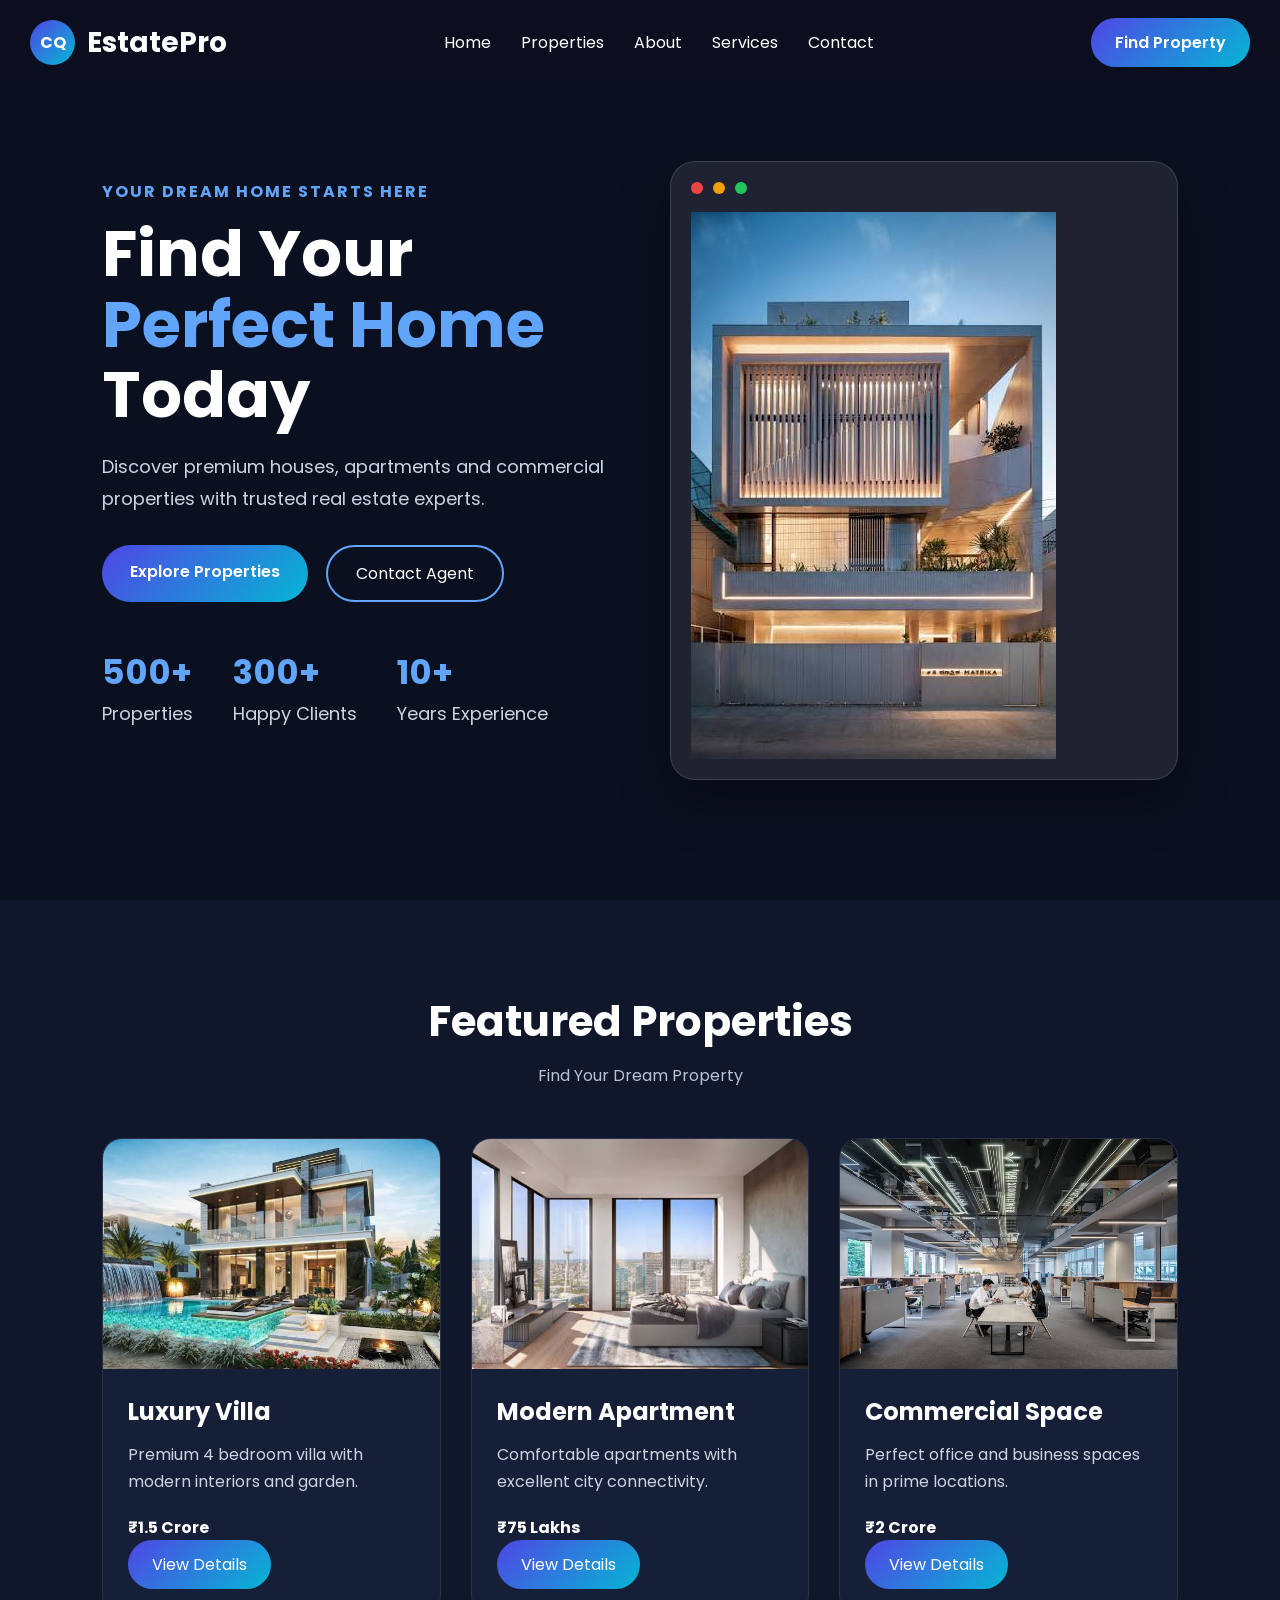
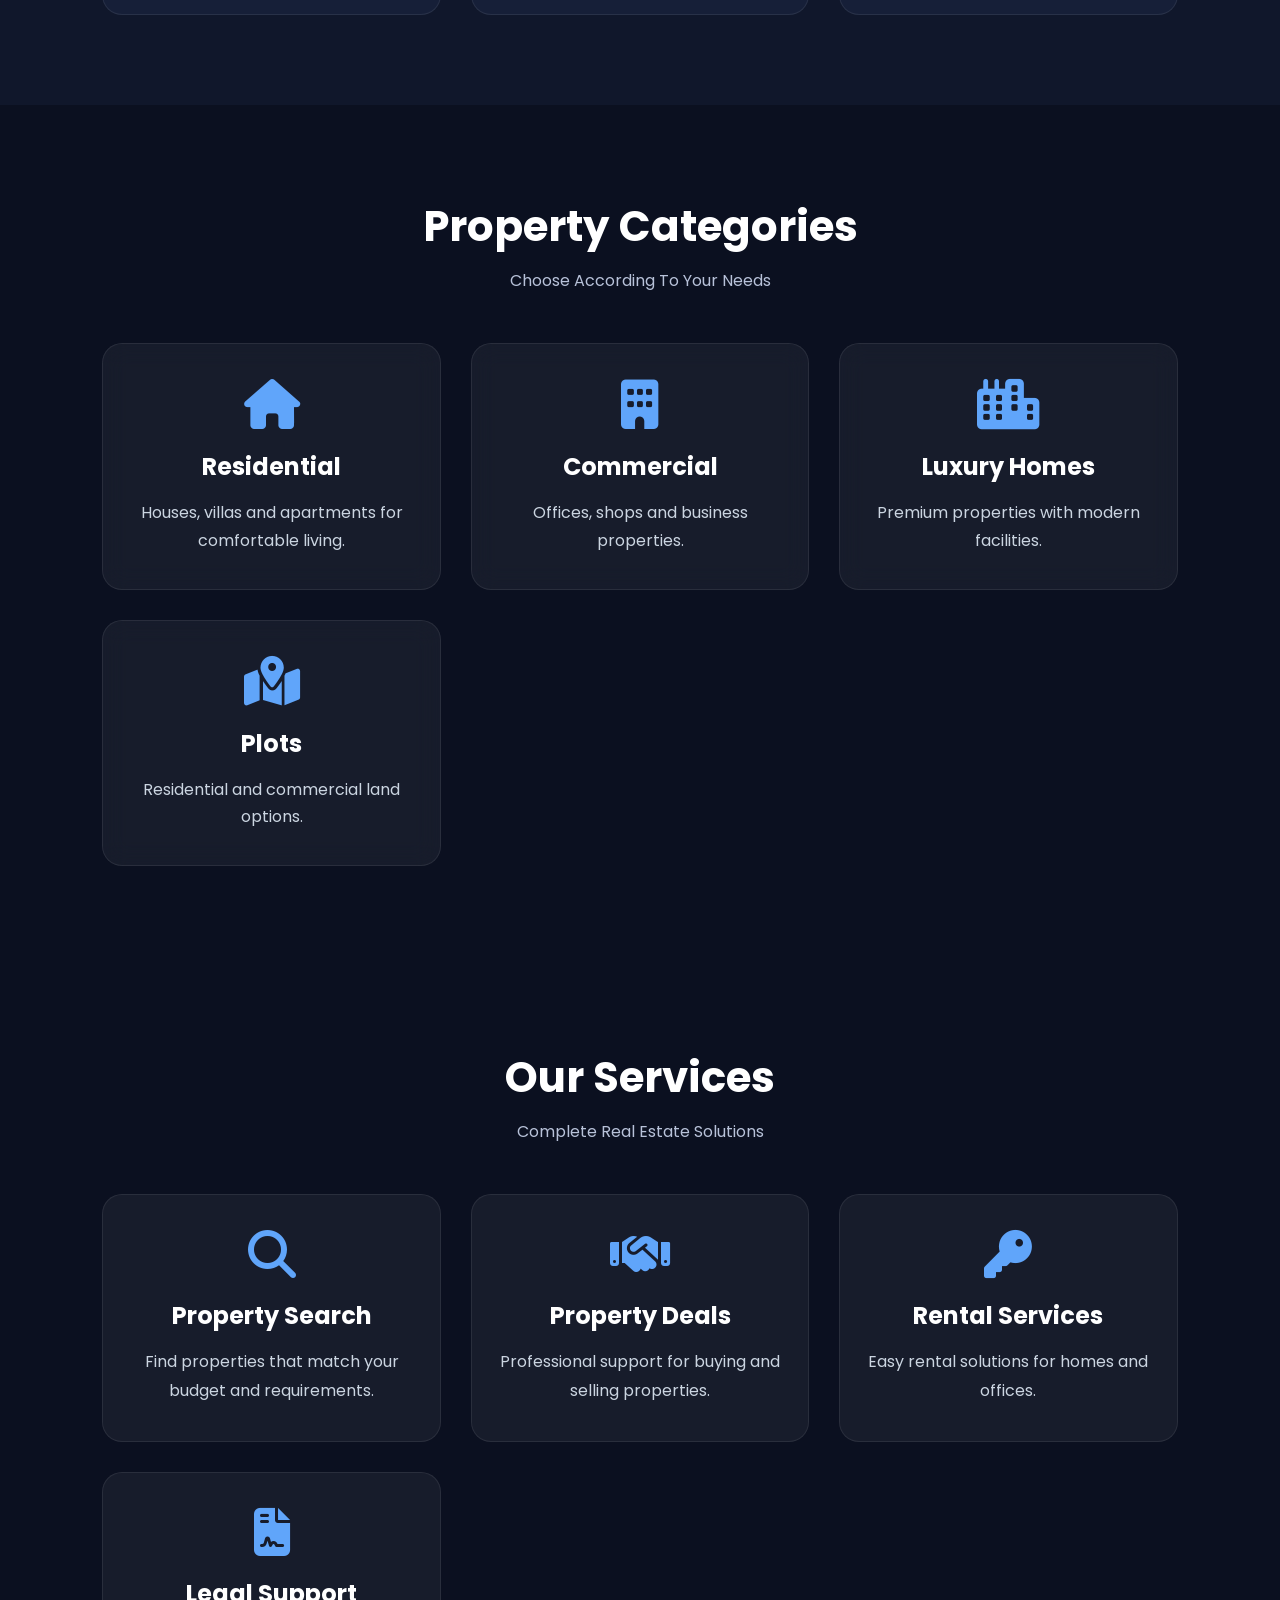
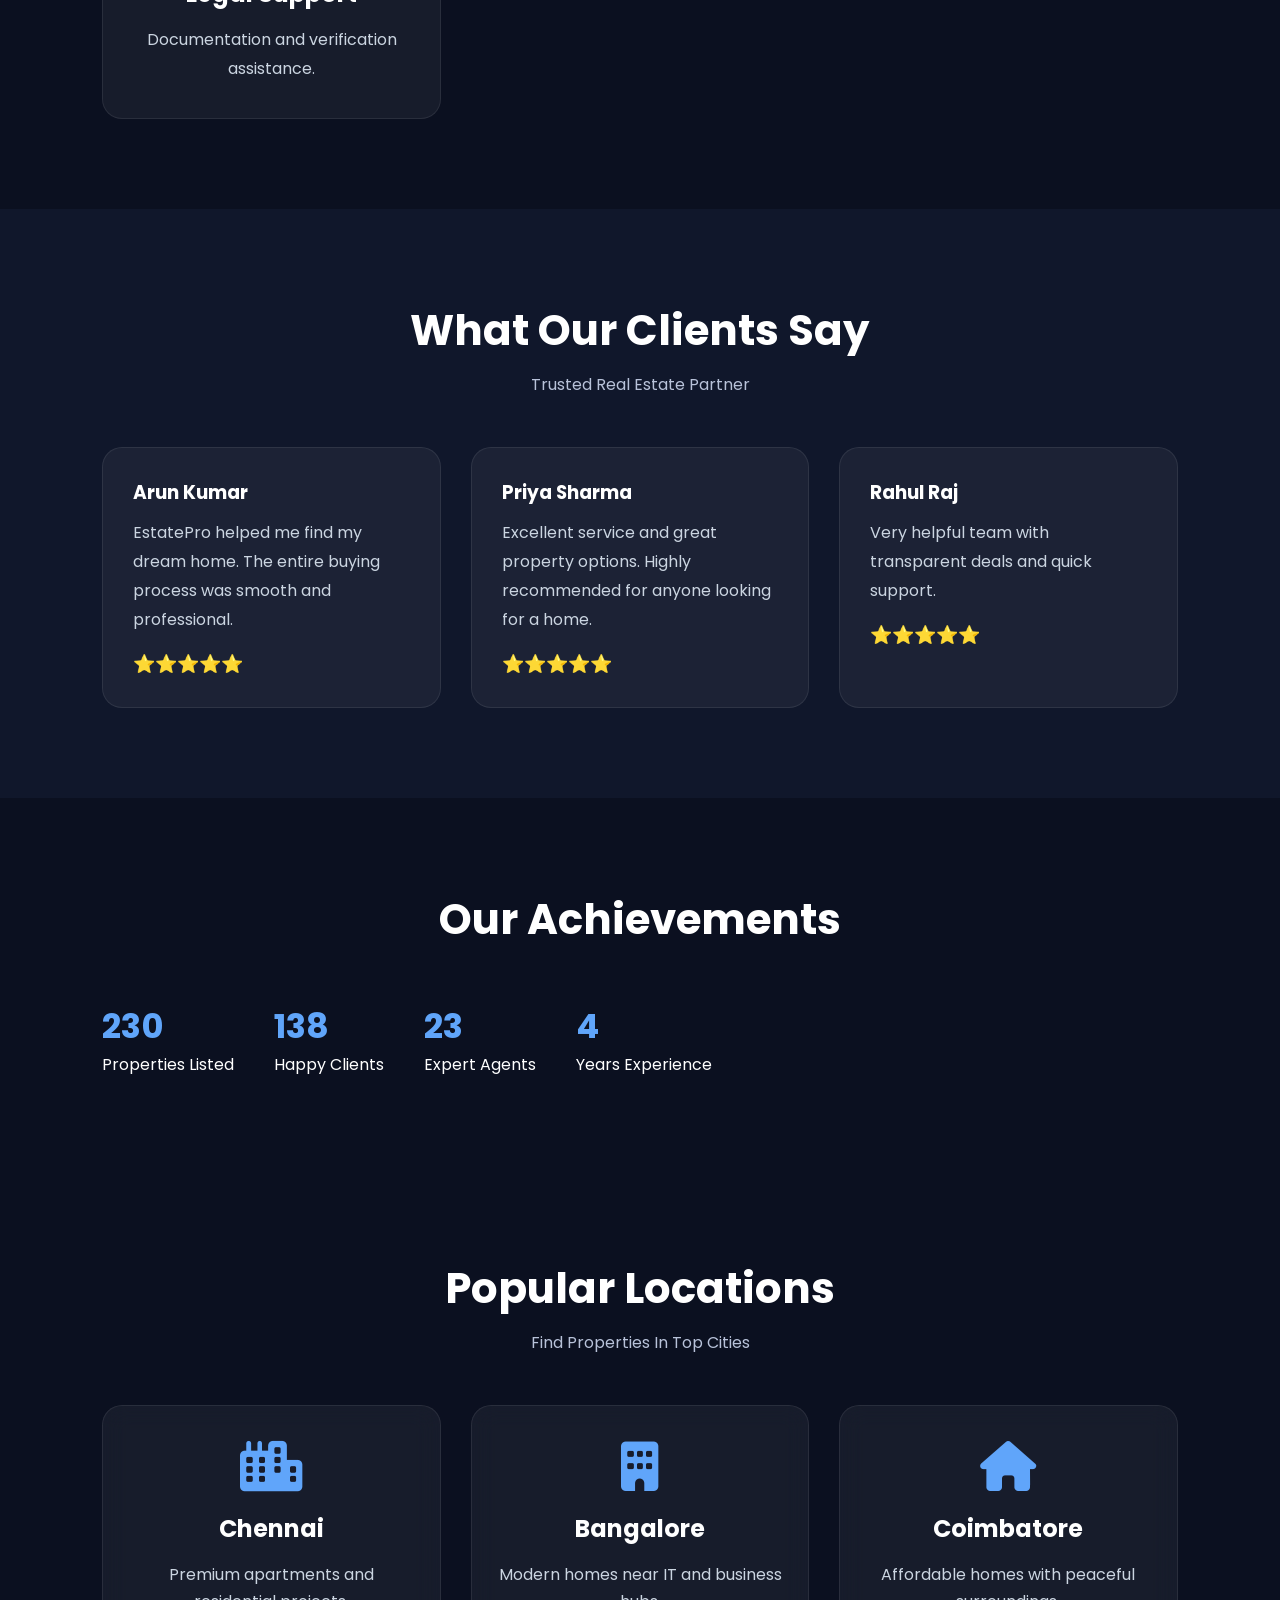
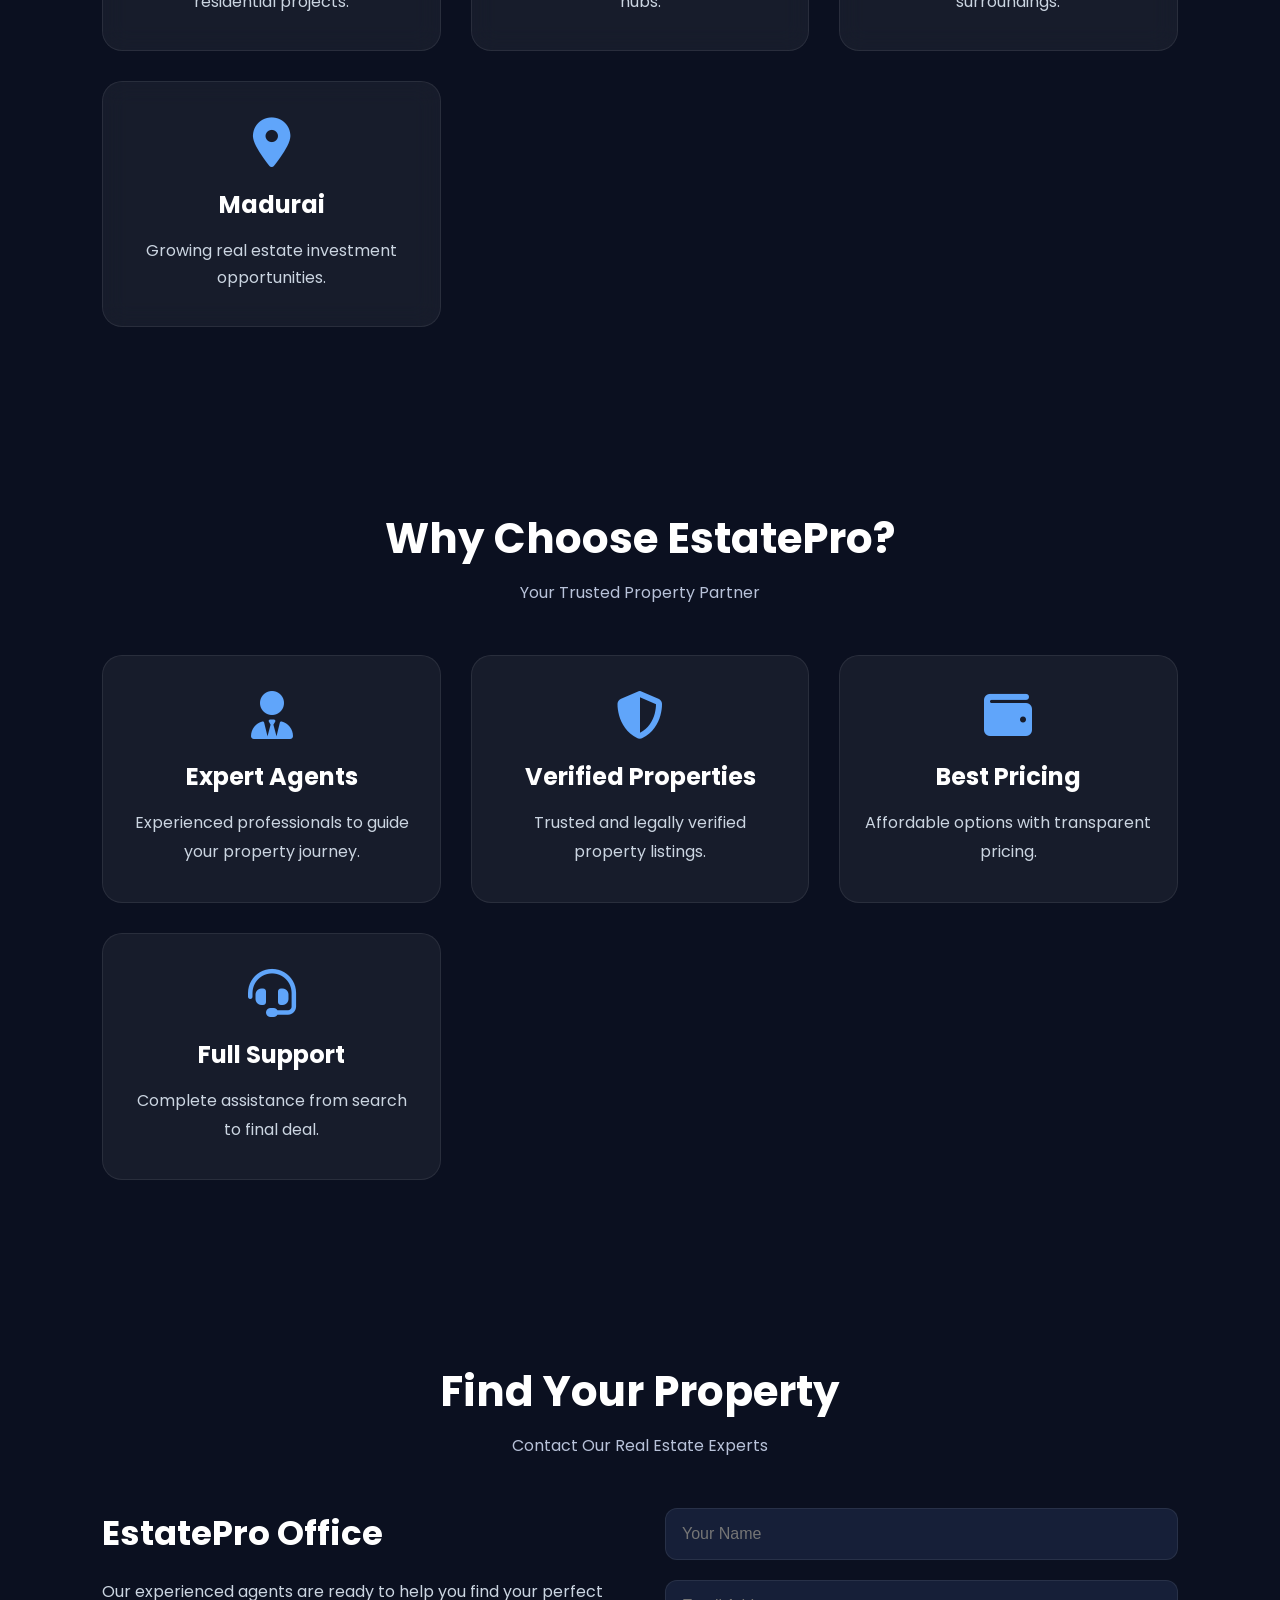
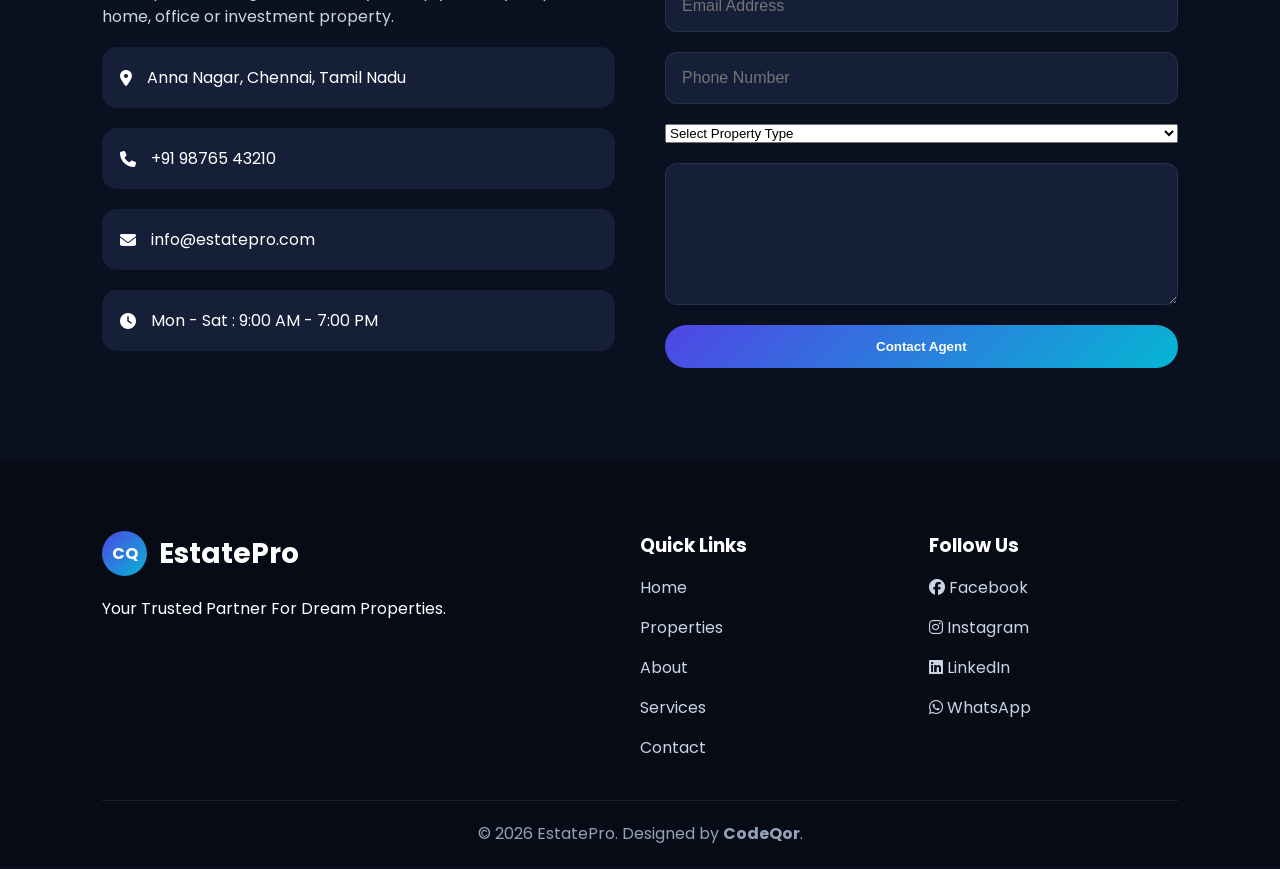
<file: real-estate.html>
<!DOCTYPE html>
<html lang="en">

<head>

<meta charset="UTF-8">
<meta name="viewport" content="width=device-width, initial-scale=1.0">

<title>EstatePro | Real Estate Website | CodeQor</title>

<link rel="stylesheet" href="style.css">

<link rel="stylesheet"
href="https://cdnjs.cloudflare.com/ajax/libs/font-awesome/6.5.2/css/all.min.css">

</head>

<body>

<!-- ==========================
     HEADER
========================== -->

<header>

<nav class="navbar">

<div class="logo">

<div class="logo-icon">
CQ
</div>

<h2>EstatePro</h2>

</div>

<ul class="nav-links">

<li><a href="#home">Home</a></li>
<li><a href="#properties">Properties</a></li>
<li><a href="#about">About</a></li>
<li><a href="#services">Services</a></li>
<li><a href="#contact">Contact</a></li>

</ul>

<a href="#contact" class="btn-nav">

Find Property

</a>

<div class="menu-btn">

<i class="fas fa-bars"></i>

</div>

</nav>

</header>


<!-- ==========================
     HERO SECTION
========================== -->

<section class="hero" id="home">

<div class="hero-left">

<h4>

YOUR DREAM HOME STARTS HERE

</h4>


<h1>

Find Your

<span>

Perfect Home

</span>

Today

</h1>


<p>

Discover premium houses, apartments and
commercial properties with trusted real
estate experts.

</p>


<div class="hero-buttons">

<a href="#properties"
class="btn-primary">

Explore Properties

</a>


<a href="#contact"
class="btn-secondary">

Contact Agent

</a>

</div>


<div class="hero-stats">


<div>

<h2 class="counter" data-target="500">

0

</h2>

<p>
Properties
</p>

</div>


<div>

<h2 class="counter" data-target="300">

0

</h2>

<p>
Happy Clients
</p>

</div>


<div>

<h2 class="counter" data-target="10">

0

</h2>

<p>
Years Experience
</p>

</div>


</div>


</div>



<div class="hero-right">


<div class="glass-card">


<div class="browser-top">

<div class="dot red"></div>

<div class="dot yellow"></div>

<div class="dot green"></div>

</div>


<img src="images/realestate-hero.jpg"
alt="Luxury House">


</div>


</div>


</section>
<!-- ==========================
     FEATURED PROPERTIES
========================== -->

<section class="portfolio" id="properties">

    <div class="section-title">
        <h2>Featured Properties</h2>
        <p>Find Your Dream Property</p>
    </div>


    <div class="portfolio-container">


        <div class="portfolio-card">

            <img src="images/house1.jpg" alt="Luxury Villa">

            <div class="portfolio-info">

                <h3>Luxury Villa</h3>

                <p>
                    Premium 4 bedroom villa with
                    modern interiors and garden.
                </p>

                <h4>₹1.5 Crore</h4>

                <a href="#">View Details</a>

            </div>

        </div>



        <div class="portfolio-card">

            <img src="images/house2.jpg" alt="Apartment">

            <div class="portfolio-info">

                <h3>Modern Apartment</h3>

                <p>
                    Comfortable apartments with
                    excellent city connectivity.
                </p>

                <h4>₹75 Lakhs</h4>

                <a href="#">View Details</a>

            </div>

        </div>



        <div class="portfolio-card">

            <img src="images/house3.jpg" alt="Commercial Building">

            <div class="portfolio-info">

                <h3>Commercial Space</h3>

                <p>
                    Perfect office and business
                    spaces in prime locations.
                </p>

                <h4>₹2 Crore</h4>

                <a href="#">View Details</a>

            </div>

        </div>


    </div>

</section>



<!-- ==========================
     PROPERTY CATEGORIES
========================== -->


<section class="services">


    <div class="section-title">

        <h2>Property Categories</h2>

        <p>Choose According To Your Needs</p>

    </div>



    <div class="service-container">


        <div class="service-card">

            <i class="fas fa-house"></i>

            <h3>Residential</h3>

            <p>
                Houses, villas and apartments
                for comfortable living.
            </p>

        </div>



        <div class="service-card">

            <i class="fas fa-building"></i>

            <h3>Commercial</h3>

            <p>
                Offices, shops and business
                properties.
            </p>

        </div>



        <div class="service-card">

            <i class="fas fa-city"></i>

            <h3>Luxury Homes</h3>

            <p>
                Premium properties with
                modern facilities.
            </p>

        </div>



        <div class="service-card">

            <i class="fas fa-map-location-dot"></i>

            <h3>Plots</h3>

            <p>
                Residential and commercial
                land options.
            </p>

        </div>


    </div>


</section>



<!-- ==========================
     REAL ESTATE SERVICES
========================== -->


<section class="why">


    <div class="section-title">

        <h2>Our Services</h2>

        <p>Complete Real Estate Solutions</p>

    </div>



    <div class="why-container">


        <div class="why-box">

            <i class="fas fa-search"></i>

            <h3>Property Search</h3>

            <p>
                Find properties that match
                your budget and requirements.
            </p>

        </div>



        <div class="why-box">

            <i class="fas fa-handshake"></i>

            <h3>Property Deals</h3>

            <p>
                Professional support for
                buying and selling properties.
            </p>

        </div>



        <div class="why-box">

            <i class="fas fa-key"></i>

            <h3>Rental Services</h3>

            <p>
                Easy rental solutions for
                homes and offices.
            </p>

        </div>



        <div class="why-box">

            <i class="fas fa-file-contract"></i>

            <h3>Legal Support</h3>

            <p>
                Documentation and verification
                assistance.
            </p>

        </div>



    </div>


</section>
<!-- ==========================
     CLIENT REVIEWS
========================== -->

<section class="testimonials">

    <div class="section-title">

        <h2>What Our Clients Say</h2>

        <p>Trusted Real Estate Partner</p>

    </div>


    <div class="testimonial-container">


        <div class="testimonial-card">

            <h3>Arun Kumar</h3>

            <p>
                EstatePro helped me find my dream home.
                The entire buying process was smooth and professional.
            </p>

            <div class="stars">
                ⭐⭐⭐⭐⭐
            </div>

        </div>



        <div class="testimonial-card">

            <h3>Priya Sharma</h3>

            <p>
                Excellent service and great property options.
                Highly recommended for anyone looking for a home.
            </p>

            <div class="stars">
                ⭐⭐⭐⭐⭐
            </div>

        </div>



        <div class="testimonial-card">

            <h3>Rahul Raj</h3>

            <p>
                Very helpful team with transparent deals
                and quick support.
            </p>

            <div class="stars">
                ⭐⭐⭐⭐⭐
            </div>

        </div>


    </div>


</section>



<!-- ==========================
     REAL ESTATE STATS
========================== -->


<section class="stats">


    <div class="section-title">

        <h2>Our Achievements</h2>

    </div>



    <div class="hero-stats">


        <div>

            <h2 class="counter" data-target="500">
                0
            </h2>

            <p>
                Properties Listed
            </p>

        </div>



        <div>

            <h2 class="counter" data-target="300">
                0
            </h2>

            <p>
                Happy Clients
            </p>

        </div>



        <div>

            <h2 class="counter" data-target="50">
                0
            </h2>

            <p>
                Expert Agents
            </p>

        </div>



        <div>

            <h2 class="counter" data-target="10">
                0
            </h2>

            <p>
                Years Experience
            </p>

        </div>


    </div>


</section>



<!-- ==========================
     LOCATIONS
========================== -->


<section class="services">


    <div class="section-title">

        <h2>Popular Locations</h2>

        <p>Find Properties In Top Cities</p>

    </div>



    <div class="service-container">


        <div class="service-card">

            <i class="fas fa-city"></i>

            <h3>Chennai</h3>

            <p>
                Premium apartments and
                residential projects.
            </p>

        </div>



        <div class="service-card">

            <i class="fas fa-building"></i>

            <h3>Bangalore</h3>

            <p>
                Modern homes near
                IT and business hubs.
            </p>

        </div>



        <div class="service-card">

            <i class="fas fa-house"></i>

            <h3>Coimbatore</h3>

            <p>
                Affordable homes with
                peaceful surroundings.
            </p>

        </div>



        <div class="service-card">

            <i class="fas fa-map-marker-alt"></i>

            <h3>Madurai</h3>

            <p>
                Growing real estate
                investment opportunities.
            </p>

        </div>


    </div>


</section>



<!-- ==========================
     WHY CHOOSE US
========================== -->


<section class="why">


    <div class="section-title">

        <h2>Why Choose EstatePro?</h2>

        <p>Your Trusted Property Partner</p>

    </div>



    <div class="why-container">


        <div class="why-box">

            <i class="fas fa-user-tie"></i>

            <h3>Expert Agents</h3>

            <p>
                Experienced professionals
                to guide your property journey.
            </p>

        </div>



        <div class="why-box">

            <i class="fas fa-shield-halved"></i>

            <h3>Verified Properties</h3>

            <p>
                Trusted and legally verified
                property listings.
            </p>

        </div>



        <div class="why-box">

            <i class="fas fa-wallet"></i>

            <h3>Best Pricing</h3>

            <p>
                Affordable options with
                transparent pricing.
            </p>

        </div>



        <div class="why-box">

            <i class="fas fa-headset"></i>

            <h3>Full Support</h3>

            <p>
                Complete assistance from
                search to final deal.
            </p>

        </div>


    </div>


</section>
<!-- ==========================
     CONTACT SECTION
========================== -->

<section class="contact" id="contact">

    <div class="section-title">

        <h2>Find Your Property</h2>

        <p>Contact Our Real Estate Experts</p>

    </div>


    <div class="contact-container">


        <div class="contact-info">


            <h3>EstatePro Office</h3>


            <p>
                Our experienced agents are ready to help you
                find your perfect home, office or investment property.
            </p>



            <div class="info-box">

                <i class="fas fa-location-dot"></i>

                <span>
                    Anna Nagar, Chennai, Tamil Nadu
                </span>

            </div>



            <div class="info-box">

                <i class="fas fa-phone"></i>

                <span>
                    +91 98765 43210
                </span>

            </div>



            <div class="info-box">

                <i class="fas fa-envelope"></i>

                <span>
                    info@estatepro.com
                </span>

            </div>



            <div class="info-box">

                <i class="fas fa-clock"></i>

                <span>
                    Mon - Sat : 9:00 AM - 7:00 PM
                </span>

            </div>


        </div>




        <form class="contact-form">


            <input type="text"
            placeholder="Your Name"
            required>



            <input type="email"
            placeholder="Email Address"
            required>



            <input type="tel"
            placeholder="Phone Number">



            <select>

                <option>
                    Select Property Type
                </option>

                <option>
                    Villa
                </option>

                <option>
                    Apartment
                </option>

                <option>
                    Commercial
                </option>

                <option>
                    Plot
                </option>

            </select>



            <textarea rows="6"
            placeholder="Your Requirements">
            </textarea>



            <button type="submit"
            class="btn-primary">

                Contact Agent

            </button>


        </form>


    </div>


</section>




<!-- ==========================
     FOOTER
========================== -->


<footer>


<div class="footer-container">



<div class="footer-logo">


<div class="logo">


<div class="logo-icon">

CQ

</div>


<h2>EstatePro</h2>


</div>



<p style="margin-top:20px;">

Your Trusted Partner For
Dream Properties.

</p>


</div>




<div class="footer-links">


<h3>

Quick Links

</h3>


<a href="#home">
Home
</a>


<a href="#properties">
Properties
</a>


<a href="#about">
About
</a>


<a href="#services">
Services
</a>


<a href="#contact">
Contact
</a>


</div>





<div class="footer-social">


<h3>

Follow Us

</h3>


<a href="#">
<i class="fab fa-facebook"></i>
Facebook
</a>


<a href="#">
<i class="fab fa-instagram"></i>
Instagram
</a>


<a href="#">
<i class="fab fa-linkedin"></i>
LinkedIn
</a>


<a href="#">
<i class="fab fa-whatsapp"></i>
WhatsApp
</a>


</div>




</div>




<div class="copyright">


© 2026 EstatePro.
Designed by <strong>CodeQor</strong>.


</div>



</footer>




<!-- BACK TO TOP -->


<button id="topBtn">

<i class="fas fa-arrow-up"></i>

</button>




<!-- JAVASCRIPT -->


<script src="script.js"></script>



</body>

</html>
</file>
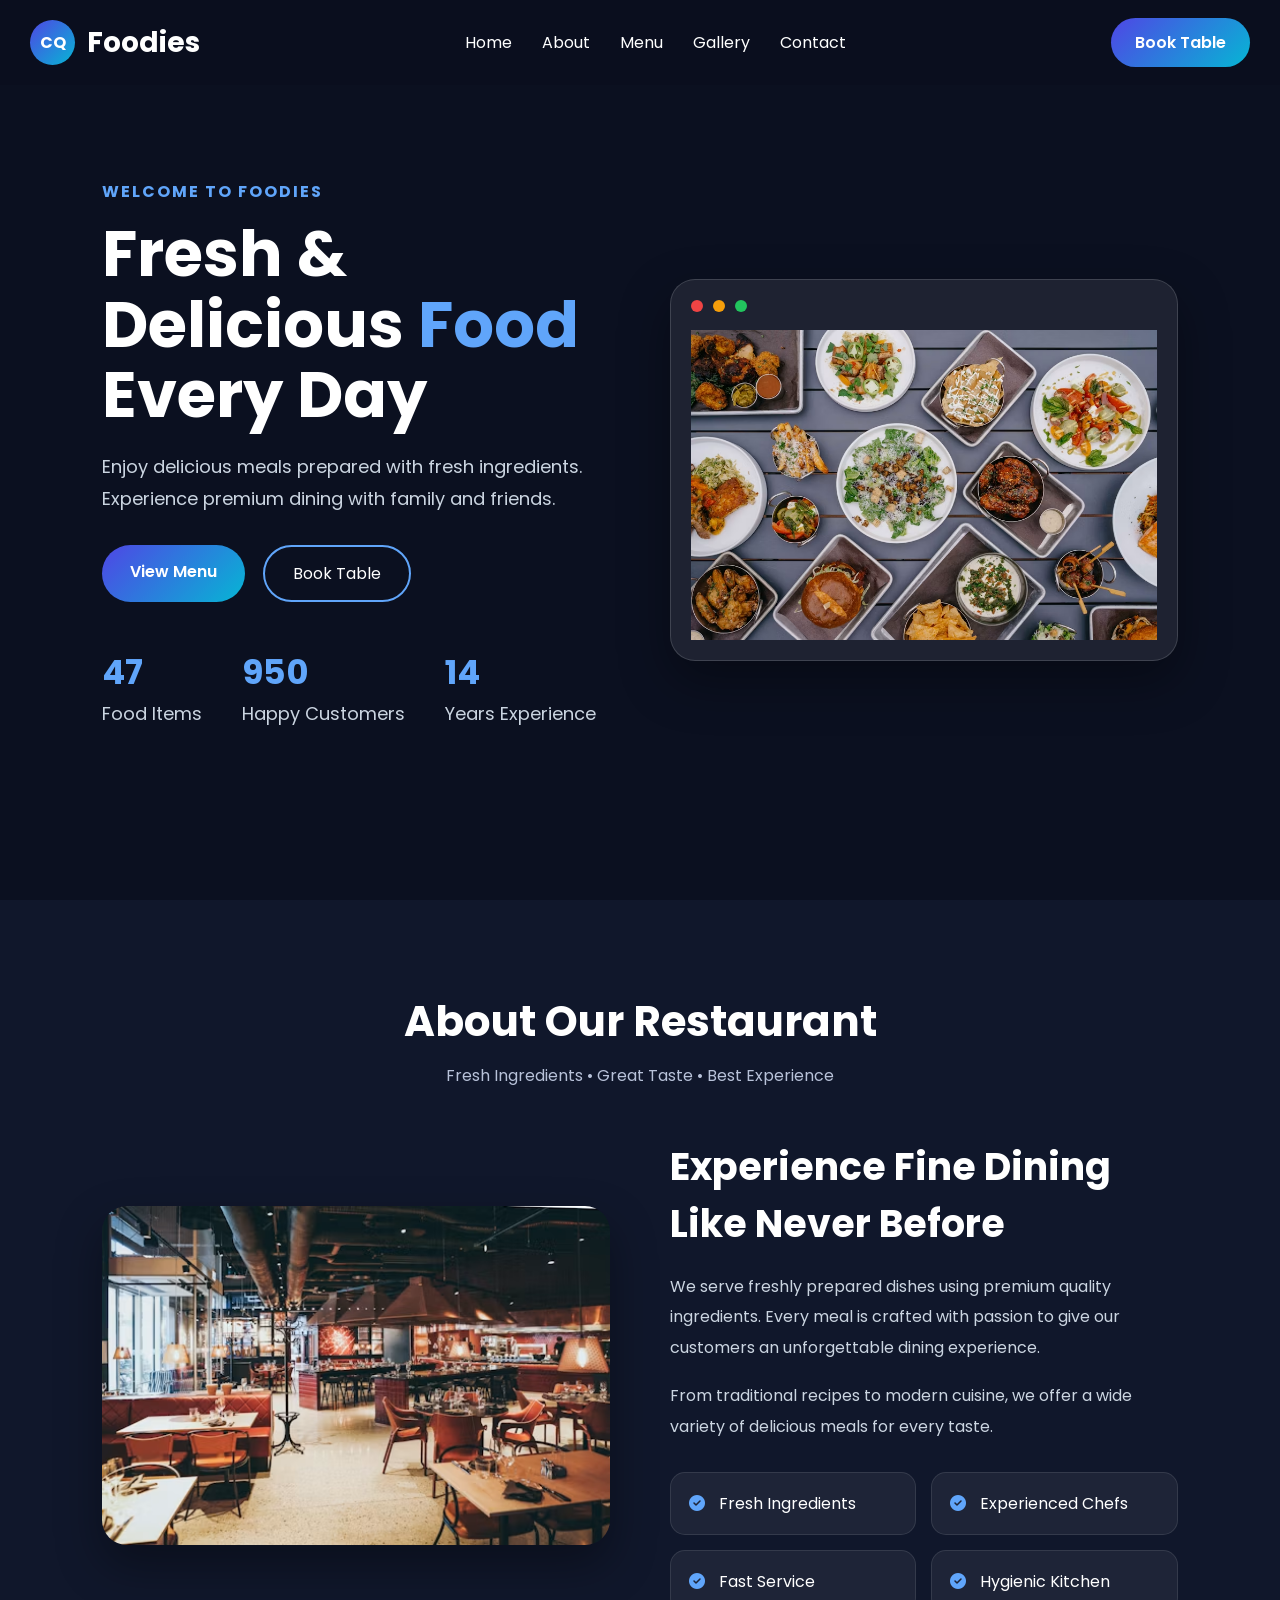
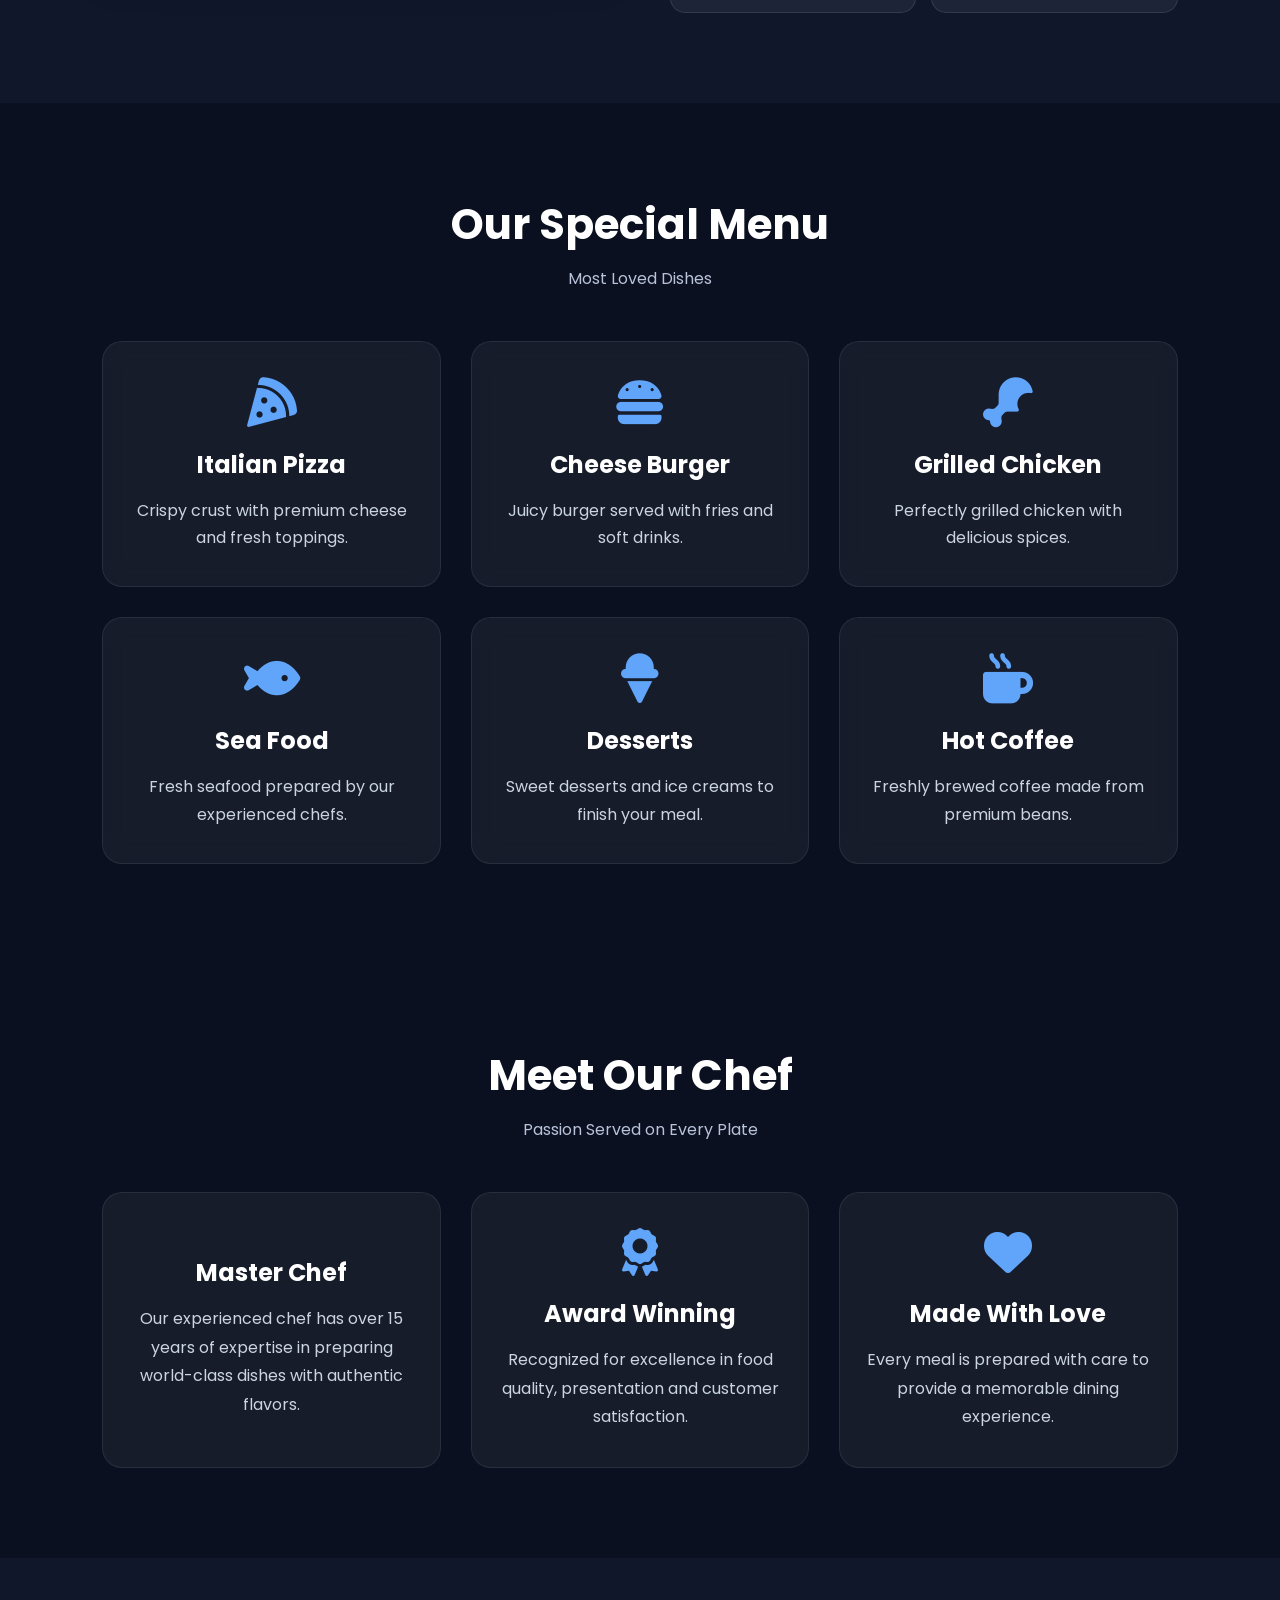
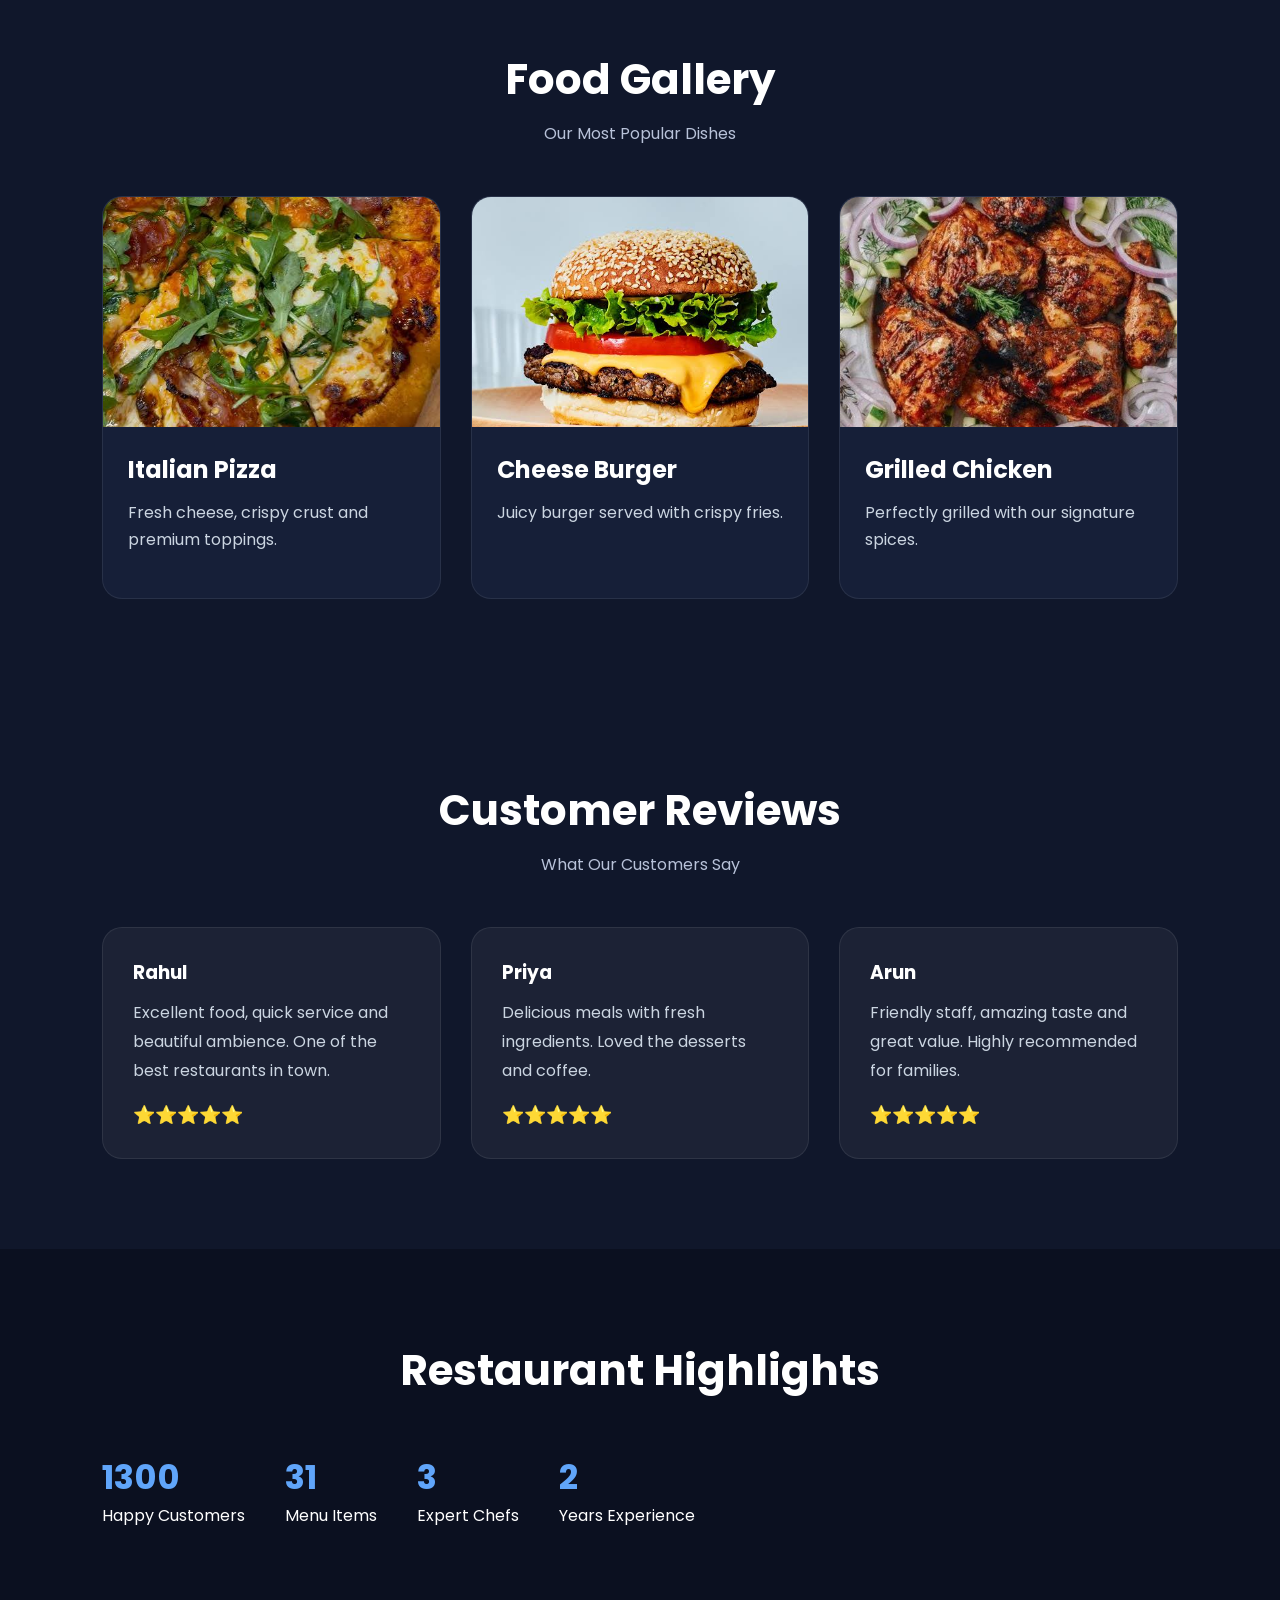
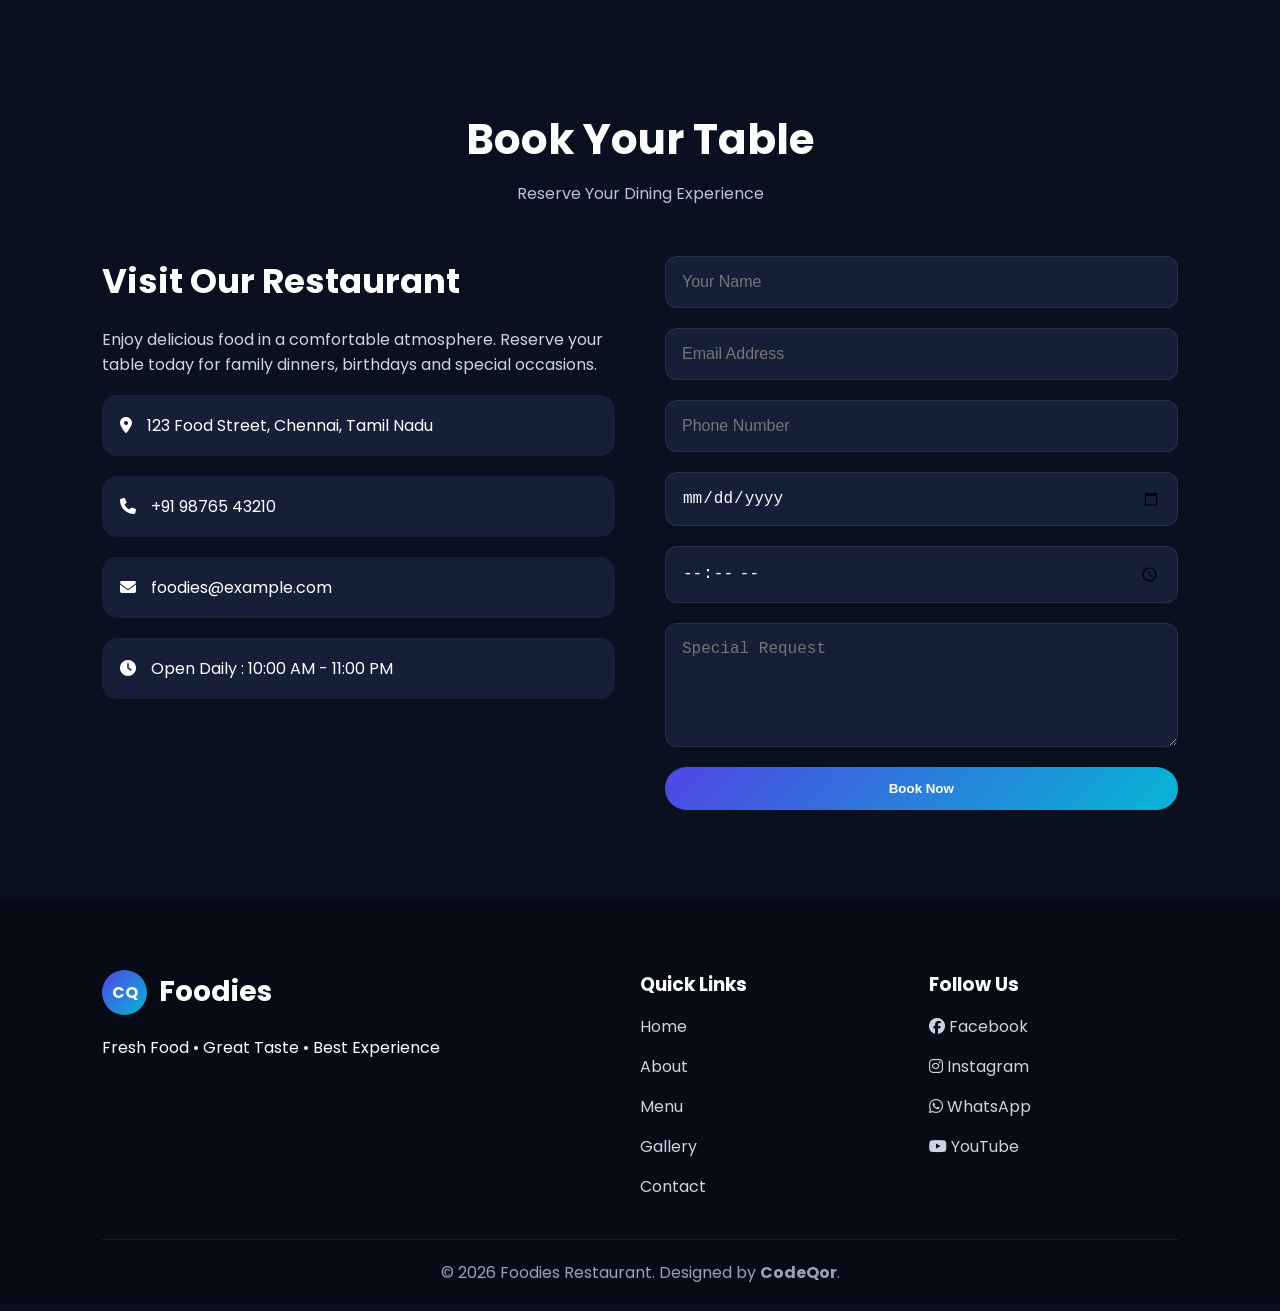
<file: restaurant.html>
<!DOCTYPE html>
<html lang="en">

<head>

<meta charset="UTF-8">
<meta name="viewport" content="width=device-width, initial-scale=1.0">

<title>Restaurant Website | CodeQor</title>

<link rel="stylesheet" href="style.css">

<link rel="stylesheet"
href="https://cdnjs.cloudflare.com/ajax/libs/font-awesome/6.5.2/css/all.min.css">

</head>

<body>

<!-- ==========================
     HEADER
========================== -->

<header>

<nav class="navbar">

<div class="logo">

<div class="logo-icon">
CQ
</div>

<h2>Foodies</h2>

</div>

<ul class="nav-links">

<li><a href="#home">Home</a></li>
<li><a href="#about">About</a></li>
<li><a href="#menu">Menu</a></li>
<li><a href="#gallery">Gallery</a></li>
<li><a href="#contact">Contact</a></li>

</ul>

<a href="#contact" class="btn-nav">
Book Table
</a>

<div class="menu-btn">

<i class="fas fa-bars"></i>

</div>

</nav>

</header>

<!-- ==========================
     HERO
========================== -->

<section class="hero" id="home">

<div class="hero-left">

<h4>WELCOME TO FOODIES</h4>

<h1>

Fresh & Delicious

<span>

Food

</span>

Every Day

</h1>

<p>

Enjoy delicious meals prepared with fresh ingredients.
Experience premium dining with family and friends.

</p>

<div class="hero-buttons">

<a href="#menu" class="btn-primary">

View Menu

</a>

<a href="#contact" class="btn-secondary">

Book Table

</a>

</div>

<div class="hero-stats">

<div>

<h2 class="counter" data-target="50">

0

</h2>

<p>Food Items</p>

</div>

<div>

<h2 class="counter" data-target="1000">

0

</h2>

<p>Happy Customers</p>

</div>

<div>

<h2 class="counter" data-target="15">

0

</h2>

<p>Years Experience</p>

</div>

</div>

</div>

<div class="hero-right">

<div class="glass-card">

<div class="browser-top">

<div class="dot red"></div>

<div class="dot yellow"></div>

<div class="dot green"></div>

</div>

<img
src="images/restaurant-hero.jpg"
alt="Restaurant">

</div>

</div>

</section>
<!-- ==========================
     ABOUT RESTAURANT
========================== -->

<section class="about" id="about">

    <div class="section-title">
        <h2>About Our Restaurant</h2>
        <p>Fresh Ingredients • Great Taste • Best Experience</p>
    </div>

    <div class="about-container">

        <div class="about-image">
            <img src="images/restaurant-about.jpg" alt="Restaurant Interior">
        </div>

        <div class="about-content">

            <h3>Experience Fine Dining Like Never Before</h3>

            <p>
                We serve freshly prepared dishes using premium quality
                ingredients. Every meal is crafted with passion to give
                our customers an unforgettable dining experience.
            </p>

            <p>
                From traditional recipes to modern cuisine,
                we offer a wide variety of delicious meals for
                every taste.
            </p>

            <div class="about-features">

                <div class="feature">
                    <i class="fas fa-check-circle"></i>
                    Fresh Ingredients
                </div>

                <div class="feature">
                    <i class="fas fa-check-circle"></i>
                    Experienced Chefs
                </div>

                <div class="feature">
                    <i class="fas fa-check-circle"></i>
                    Fast Service
                </div>

                <div class="feature">
                    <i class="fas fa-check-circle"></i>
                    Hygienic Kitchen
                </div>

            </div>

        </div>

    </div>

</section>

<!-- ==========================
     SPECIAL MENU
========================== -->

<section class="services" id="menu">

    <div class="section-title">
        <h2>Our Special Menu</h2>
        <p>Most Loved Dishes</p>
    </div>

    <div class="service-container">

        <div class="service-card">
            <i class="fas fa-pizza-slice"></i>
            <h3>Italian Pizza</h3>
            <p>Crispy crust with premium cheese and fresh toppings.</p>
        </div>

        <div class="service-card">
            <i class="fas fa-burger"></i>
            <h3>Cheese Burger</h3>
            <p>Juicy burger served with fries and soft drinks.</p>
        </div>

        <div class="service-card">
            <i class="fas fa-drumstick-bite"></i>
            <h3>Grilled Chicken</h3>
            <p>Perfectly grilled chicken with delicious spices.</p>
        </div>

        <div class="service-card">
            <i class="fas fa-fish"></i>
            <h3>Sea Food</h3>
            <p>Fresh seafood prepared by our experienced chefs.</p>
        </div>

        <div class="service-card">
            <i class="fas fa-ice-cream"></i>
            <h3>Desserts</h3>
            <p>Sweet desserts and ice creams to finish your meal.</p>
        </div>

        <div class="service-card">
            <i class="fas fa-mug-hot"></i>
            <h3>Hot Coffee</h3>
            <p>Freshly brewed coffee made from premium beans.</p>
        </div>

    </div>

</section>

<!-- ==========================
     OUR CHEF
========================== -->

<section class="why">

    <div class="section-title">
        <h2>Meet Our Chef</h2>
        <p>Passion Served on Every Plate</p>
    </div>

    <div class="why-container">

        <div class="why-box">

            <i class="fas fa-user-chef"></i>

            <h3>Master Chef</h3>

            <p>
                Our experienced chef has over 15 years of expertise
                in preparing world-class dishes with authentic flavors.
            </p>

        </div>

        <div class="why-box">

            <i class="fas fa-award"></i>

            <h3>Award Winning</h3>

            <p>
                Recognized for excellence in food quality,
                presentation and customer satisfaction.
            </p>

        </div>

        <div class="why-box">

            <i class="fas fa-heart"></i>

            <h3>Made With Love</h3>

            <p>
                Every meal is prepared with care to provide
                a memorable dining experience.
            </p>

        </div>

    </div>

</section>
<!-- ==========================
     FOOD GALLERY
========================== -->

<section class="portfolio" id="gallery">

    <div class="section-title">
        <h2>Food Gallery</h2>
        <p>Our Most Popular Dishes</p>
    </div>

    <div class="portfolio-container">

        <div class="portfolio-card">

            <img src="images/food1.jpg" alt="Pizza">

            <div class="portfolio-info">
                <h3>Italian Pizza</h3>
                <p>Fresh cheese, crispy crust and premium toppings.</p>
            </div>

        </div>

        <div class="portfolio-card">

            <img src="images/food2.jpg" alt="Burger">

            <div class="portfolio-info">
                <h3>Cheese Burger</h3>
                <p>Juicy burger served with crispy fries.</p>
            </div>

        </div>

        <div class="portfolio-card">

            <img src="images/food3.jpg" alt="Grilled Chicken">

            <div class="portfolio-info">
                <h3>Grilled Chicken</h3>
                <p>Perfectly grilled with our signature spices.</p>
            </div>

        </div>

    </div>

</section>

<!-- ==========================
     CUSTOMER REVIEWS
========================== -->

<section class="testimonials">

    <div class="section-title">
        <h2>Customer Reviews</h2>
        <p>What Our Customers Say</p>
    </div>

    <div class="testimonial-container">

        <div class="testimonial-card">

            <h3>Rahul</h3>

            <p>
                Excellent food, quick service and beautiful ambience.
                One of the best restaurants in town.
            </p>

            <div class="stars">
                ⭐⭐⭐⭐⭐
            </div>

        </div>

        <div class="testimonial-card">

            <h3>Priya</h3>

            <p>
                Delicious meals with fresh ingredients.
                Loved the desserts and coffee.
            </p>

            <div class="stars">
                ⭐⭐⭐⭐⭐
            </div>

        </div>

        <div class="testimonial-card">

            <h3>Arun</h3>

            <p>
                Friendly staff, amazing taste and great value.
                Highly recommended for families.
            </p>

            <div class="stars">
                ⭐⭐⭐⭐⭐
            </div>

        </div>

    </div>

</section>

<!-- ==========================
     RESTAURANT STATS
========================== -->

<section class="stats">

    <div class="section-title">
        <h2>Restaurant Highlights</h2>
    </div>

    <div class="hero-stats">

        <div>
            <h2 class="counter" data-target="5000">0</h2>
            <p>Happy Customers</p>
        </div>

        <div>
            <h2 class="counter" data-target="120">0</h2>
            <p>Menu Items</p>
        </div>

        <div>
            <h2 class="counter" data-target="15">0</h2>
            <p>Expert Chefs</p>
        </div>

        <div>
            <h2 class="counter" data-target="10">0</h2>
            <p>Years Experience</p>
        </div>

    </div>

</section>
<!-- ==========================
     CONTACT & TABLE BOOKING
========================== -->

<section class="contact" id="contact">

    <div class="section-title">
        <h2>Book Your Table</h2>
        <p>Reserve Your Dining Experience</p>
    </div>

    <div class="contact-container">

        <div class="contact-info">

            <h3>Visit Our Restaurant</h3>

            <p>
                Enjoy delicious food in a comfortable atmosphere.
                Reserve your table today for family dinners,
                birthdays and special occasions.
            </p>

            <div class="info-box">
                <i class="fas fa-location-dot"></i>
                <span>123 Food Street, Chennai, Tamil Nadu</span>
            </div>

            <div class="info-box">
                <i class="fas fa-phone"></i>
                <span>+91 98765 43210</span>
            </div>

            <div class="info-box">
                <i class="fas fa-envelope"></i>
                <span>foodies@example.com</span>
            </div>

            <div class="info-box">
                <i class="fas fa-clock"></i>
                <span>Open Daily : 10:00 AM - 11:00 PM</span>
            </div>

        </div>

        <form class="contact-form">

            <input type="text" placeholder="Your Name" required>

            <input type="email" placeholder="Email Address" required>

            <input type="tel" placeholder="Phone Number" required>

            <input type="date" required>

            <input type="time" required>

            <textarea rows="5" placeholder="Special Request"></textarea>

            <button class="btn-primary" type="submit">
                Book Now
            </button>

        </form>

    </div>

</section>

<!-- ==========================
     FOOTER
========================== -->

<footer>

<div class="footer-container">

<div class="footer-logo">

<div class="logo">

<div class="logo-icon">
CQ
</div>

<h2>Foodies</h2>

</div>

<p style="margin-top:20px;">
Fresh Food • Great Taste • Best Experience
</p>

</div>

<div class="footer-links">

<h3>Quick Links</h3>

<a href="#home">Home</a>
<a href="#about">About</a>
<a href="#menu">Menu</a>
<a href="#gallery">Gallery</a>
<a href="#contact">Contact</a>

</div>

<div class="footer-social">

<h3>Follow Us</h3>

<a href="#"><i class="fab fa-facebook"></i> Facebook</a>

<a href="#"><i class="fab fa-instagram"></i> Instagram</a>

<a href="#"><i class="fab fa-whatsapp"></i> WhatsApp</a>

<a href="#"><i class="fab fa-youtube"></i> YouTube</a>

</div>

</div>

<div class="copyright">

© 2026 Foodies Restaurant. Designed by <strong>CodeQor</strong>.

</div>

</footer>

<!-- Back To Top Button -->

<button id="topBtn">

<i class="fas fa-arrow-up"></i>

</button>

<!-- JavaScript -->

<script src="script.js"></script>

</body>
</html>
</file>
<file: style.css>
/* ==========================================
   CODEQOR - STYLE.CSS (STEP 1A)
   Global + Navbar + Hero
========================================== */

/* Google Font */
@import url('https://fonts.googleapis.com/css2?family=Poppins:wght@300;400;500;600;700;800&display=swap');

*{
    margin:0;
    padding:0;
    box-sizing:border-box;
    scroll-behavior:smooth;
}

body{
    font-family:'Poppins',sans-serif;
    background:#0b1020;
    color:#ffffff;
    overflow-x:hidden;
}

img{
    max-width:100%;
    display:block;
}

a{
    text-decoration:none;
    color:inherit;
}

ul{
    list-style:none;
}

section{
    padding:90px 8%;
}

.section-title{
    text-align:center;
    margin-bottom:50px;
}

.section-title h2{
    font-size:42px;
    font-weight:700;
}

.section-title p{
    color:#b8c2d9;
    margin-top:10px;
}

/* ===========================
   NAVBAR
=========================== */

header{
    position:fixed;
    top:0;
    left:0;
    width:100%;
    z-index:999;
    background:rgba(10,15,30,.90);
    backdrop-filter:blur(12px);
}

.navbar{
    max-width:1300px;
    margin:auto;
    padding:18px 30px;
    display:flex;
    justify-content:space-between;
    align-items:center;
}

.logo{
    display:flex;
    align-items:center;
    gap:12px;
}

.logo-icon{
    width:45px;
    height:45px;
    border-radius:50%;
    display:flex;
    align-items:center;
    justify-content:center;
    background:linear-gradient(135deg,#4f46e5,#06b6d4);
    font-weight:bold;
    color:#fff;
}

.logo h2{
    font-size:28px;
    color:white;
}

.nav-links{
    display:flex;
    gap:30px;
}

.nav-links a{
    color:#fff;
    transition:.3s;
}

.nav-links a:hover{
    color:#60a5fa;
}

.btn-nav{
    background:linear-gradient(135deg,#4f46e5,#06b6d4);
    color:white;
    padding:12px 24px;
    border-radius:40px;
    font-weight:600;
    transition:.3s;
}

.btn-nav:hover{
    transform:translateY(-3px);
}

.menu-btn{
    display:none;
    font-size:28px;
    cursor:pointer;
}

/* ===========================
   HERO
=========================== */

.hero{
    min-height:100vh;
    display:grid;
    grid-template-columns:1fr 1fr;
    align-items:center;
    gap:60px;
    padding-top:130px;
}

.hero-left h4{
    color:#60a5fa;
    letter-spacing:2px;
    margin-bottom:15px;
}

.hero-left h1{
    font-size:64px;
    line-height:1.1;
    margin-bottom:20px;
}

.hero-left h1 span{
    color:#60a5fa;
}

.hero-left p{
    color:#cbd5e1;
    font-size:18px;
    line-height:1.8;
    margin-bottom:30px;
}

.hero-buttons{
    display:flex;
    gap:18px;
}

.btn-primary{
    background:linear-gradient(135deg,#4f46e5,#06b6d4);
    color:white;
    padding:14px 28px;
    border-radius:40px;
    font-weight:600;
}

.btn-secondary{
    border:2px solid #60a5fa;
    color:white;
    padding:14px 28px;
    border-radius:40px;
}

.hero-stats{
    display:flex;
    gap:40px;
    margin-top:45px;
}

.hero-stats h2{
    font-size:34px;
    color:#60a5fa;
}

.glass-card{
    background:rgba(255,255,255,.08);
    border:1px solid rgba(255,255,255,.15);
    backdrop-filter:blur(15px);
    border-radius:25px;
    padding:20px;
    box-shadow:0 20px 50px rgba(0,0,0,.35);
}

.browser-top{
    display:flex;
    gap:10px;
    margin-bottom:18px;
}

.dot{
    width:12px;
    height:12px;
    border-radius:50%;
}

.red{background:#ef4444;}
.yellow{background:#f59e0b;}
.green{background:#22c55e;}

/* ===========================
   RESPONSIVE
=========================== */

@media(max-width:900px){

.hero{
    grid-template-columns:1fr;
    text-align:center;
}

.hero-left h1{
    font-size:42px;
}

.hero-buttons{
    justify-content:center;
}

.hero-stats{
    justify-content:center;
}

.nav-links{
    display:none;
}

.menu-btn{
    display:block;
}

.btn-nav{
    display:none;
}

}
/* ==========================================
   CODEQOR - STYLE.CSS (STEP 1B)
   About + Services
========================================== */

/* ===========================
   ABOUT SECTION
=========================== */

.about{
    background:#10172b;
}

.about-container{
    display:grid;
    grid-template-columns:1fr 1fr;
    gap:60px;
    align-items:center;
}

.about-image img{
    width:100%;
    border-radius:25px;
    box-shadow:0 20px 45px rgba(0,0,0,.35);
    transition:.4s;
}

.about-image img:hover{
    transform:scale(1.03);
}

.about-content h3{
    font-size:38px;
    margin-bottom:20px;
}

.about-content p{
    color:#cbd5e1;
    line-height:1.9;
    margin-bottom:18px;
}

.about-features{
    display:grid;
    grid-template-columns:repeat(2,1fr);
    gap:15px;
    margin-top:30px;
}

.feature{
    background:rgba(255,255,255,.06);
    border:1px solid rgba(255,255,255,.10);
    padding:18px;
    border-radius:15px;
    transition:.3s;
}

.feature:hover{
    background:#4f46e5;
    transform:translateY(-6px);
}

.feature i{
    color:#60a5fa;
    margin-right:10px;
}

/* ===========================
   SERVICES SECTION
=========================== */

.services{
    background:#0b1020;
}

.service-container{
    display:grid;
    grid-template-columns:repeat(auto-fit,minmax(280px,1fr));
    gap:30px;
}

.service-card{
    background:rgba(255,255,255,.05);
    border:1px solid rgba(255,255,255,.08);
    border-radius:20px;
    padding:35px 25px;
    text-align:center;
    transition:.4s;
    backdrop-filter:blur(12px);
}

.service-card:hover{
    transform:translateY(-10px);
    border-color:#60a5fa;
    box-shadow:0 20px 45px rgba(79,70,229,.25);
}

.service-card i{
    font-size:50px;
    color:#60a5fa;
    margin-bottom:20px;
}

.service-card h3{
    font-size:24px;
    margin-bottom:15px;
}

.service-card p{
    color:#cbd5e1;
    line-height:1.7;
}

/* ===========================
   RESPONSIVE
=========================== */

@media(max-width:900px){

.about-container{
    grid-template-columns:1fr;
    text-align:center;
}

.about-features{
    grid-template-columns:1fr;
}

.service-container{
    grid-template-columns:1fr;
}

.about-content h3{
    font-size:30px;
}

}
/* ==========================================
   CODEQOR - STYLE.CSS (STEP 1C)
   Portfolio + Why Choose Us
==========================================*/

/* ===========================
   PORTFOLIO
=========================== */

.portfolio{
    background:#10172b;
}

.portfolio-container{
    display:grid;
    grid-template-columns:repeat(auto-fit,minmax(320px,1fr));
    gap:30px;
}

.portfolio-card{
    background:#161f38;
    border-radius:20px;
    overflow:hidden;
    transition:.4s;
    border:1px solid rgba(255,255,255,.08);
}

.portfolio-card:hover{
    transform:translateY(-10px);
    box-shadow:0 20px 45px rgba(79,70,229,.25);
}

.portfolio-card img{
    width:100%;
    height:230px;
    object-fit:cover;
    transition:.4s;
}

.portfolio-card:hover img{
    transform:scale(1.08);
}

.portfolio-info{
    padding:25px;
}

.portfolio-info h3{
    font-size:24px;
    margin-bottom:12px;
}

.portfolio-info p{
    color:#cbd5e1;
    margin-bottom:20px;
    line-height:1.7;
}

.portfolio-info a{
    display:inline-block;
    padding:12px 24px;
    background:linear-gradient(135deg,#4f46e5,#06b6d4);
    color:#fff;
    border-radius:30px;
    transition:.3s;
}

.portfolio-info a:hover{
    transform:translateY(-3px);
}

/* ===========================
   WHY CHOOSE US
=========================== */

.why{
    background:#0b1020;
}

.why-container{
    display:grid;
    grid-template-columns:repeat(auto-fit,minmax(250px,1fr));
    gap:30px;
}

.why-box{
    background:rgba(255,255,255,.05);
    border:1px solid rgba(255,255,255,.08);
    border-radius:20px;
    padding:35px 25px;
    text-align:center;
    transition:.4s;
}

.why-box:hover{
    transform:translateY(-10px);
    background:#1b2542;
    border-color:#60a5fa;
}

.why-box i{
    font-size:48px;
    color:#60a5fa;
    margin-bottom:20px;
}

.why-box h3{
    font-size:24px;
    margin-bottom:15px;
}

.why-box p{
    color:#cbd5e1;
    line-height:1.8;
}

/* ===========================
   ANIMATIONS
=========================== */

.fade-up{
    animation:fadeUp .8s ease forwards;
}

@keyframes fadeUp{
    from{
        opacity:0;
        transform:translateY(40px);
    }
    to{
        opacity:1;
        transform:translateY(0);
    }
}

/* ===========================
   RESPONSIVE
=========================== */

@media(max-width:900px){

.portfolio-container{
    grid-template-columns:1fr;
}

.why-container{
    grid-template-columns:1fr;
}

.portfolio-info{
    text-align:center;
}

}
/* ==========================================
   CODEQOR - STYLE.CSS (STEP 1D)
   Testimonials + Contact + Footer
==========================================*/

/* ===========================
   TESTIMONIALS
=========================== */

.testimonials{
    background:#10172b;
}

.testimonial-container{
    display:grid;
    grid-template-columns:repeat(auto-fit,minmax(300px,1fr));
    gap:30px;
}

.testimonial-card{
    background:rgba(255,255,255,.05);
    border:1px solid rgba(255,255,255,.08);
    border-radius:20px;
    padding:30px;
    transition:.4s;
}

.testimonial-card:hover{
    transform:translateY(-10px);
    border-color:#60a5fa;
    box-shadow:0 20px 45px rgba(79,70,229,.25);
}

.testimonial-card h3{
    margin-bottom:12px;
}

.testimonial-card p{
    color:#cbd5e1;
    line-height:1.8;
}

.stars{
    color:#FFD700;
    margin-top:15px;
    font-size:18px;
}

/* ===========================
   CONTACT
=========================== */

.contact{
    background:#0b1020;
}

.contact-container{
    display:grid;
    grid-template-columns:1fr 1fr;
    gap:50px;
    align-items:start;
}

.contact-info h3{
    font-size:34px;
    margin-bottom:20px;
}

.contact-info p{
    color:#cbd5e1;
    margin-bottom:18px;
}

.info-box{
    display:flex;
    align-items:center;
    gap:15px;
    margin-bottom:20px;
    padding:18px;
    background:#161f38;
    border-radius:15px;
}

.contact-form{
    display:flex;
    flex-direction:column;
    gap:20px;
}

.contact-form input,
.contact-form textarea{
    background:#161f38;
    border:1px solid rgba(255,255,255,.08);
    color:#fff;
    padding:16px;
    border-radius:12px;
    outline:none;
    font-size:16px;
}

.contact-form input:focus,
.contact-form textarea:focus{
    border-color:#60a5fa;
}

.contact-form button{
    border:none;
    cursor:pointer;
}

/* ===========================
   FOOTER
=========================== */

footer{
    background:#070b16;
    padding:70px 8% 20px;
}

.footer-container{
    display:grid;
    grid-template-columns:2fr 1fr 1fr;
    gap:40px;
}

.footer-links,
.footer-social{
    display:flex;
    flex-direction:column;
    gap:15px;
}

.footer-links a,
.footer-social a{
    color:#cbd5e1;
    transition:.3s;
}

.footer-links a:hover,
.footer-social a:hover{
    color:#60a5fa;
}

.copyright{
    text-align:center;
    margin-top:40px;
    border-top:1px solid rgba(255,255,255,.08);
    padding-top:20px;
    color:#94a3b8;
}

/* ===========================
   BACK TO TOP BUTTON
=========================== */

#topBtn{
    position:fixed;
    bottom:25px;
    right:25px;
    width:50px;
    height:50px;
    border:none;
    border-radius:50%;
    background:linear-gradient(135deg,#4f46e5,#06b6d4);
    color:#fff;
    font-size:22px;
    cursor:pointer;
    display:none;
    z-index:999;
}

/* ===========================
   MOBILE RESPONSIVE
=========================== */

@media(max-width:900px){

.contact-container,
.footer-container{
    grid-template-columns:1fr;
}

.contact-info,
.footer-logo,
.footer-links,
.footer-social{
    text-align:center;
}

.info-box{
    justify-content:center;
}

.section-title h2{
    font-size:32px;
}

.hero-left h1{
    font-size:38px;
}

}
</file>
